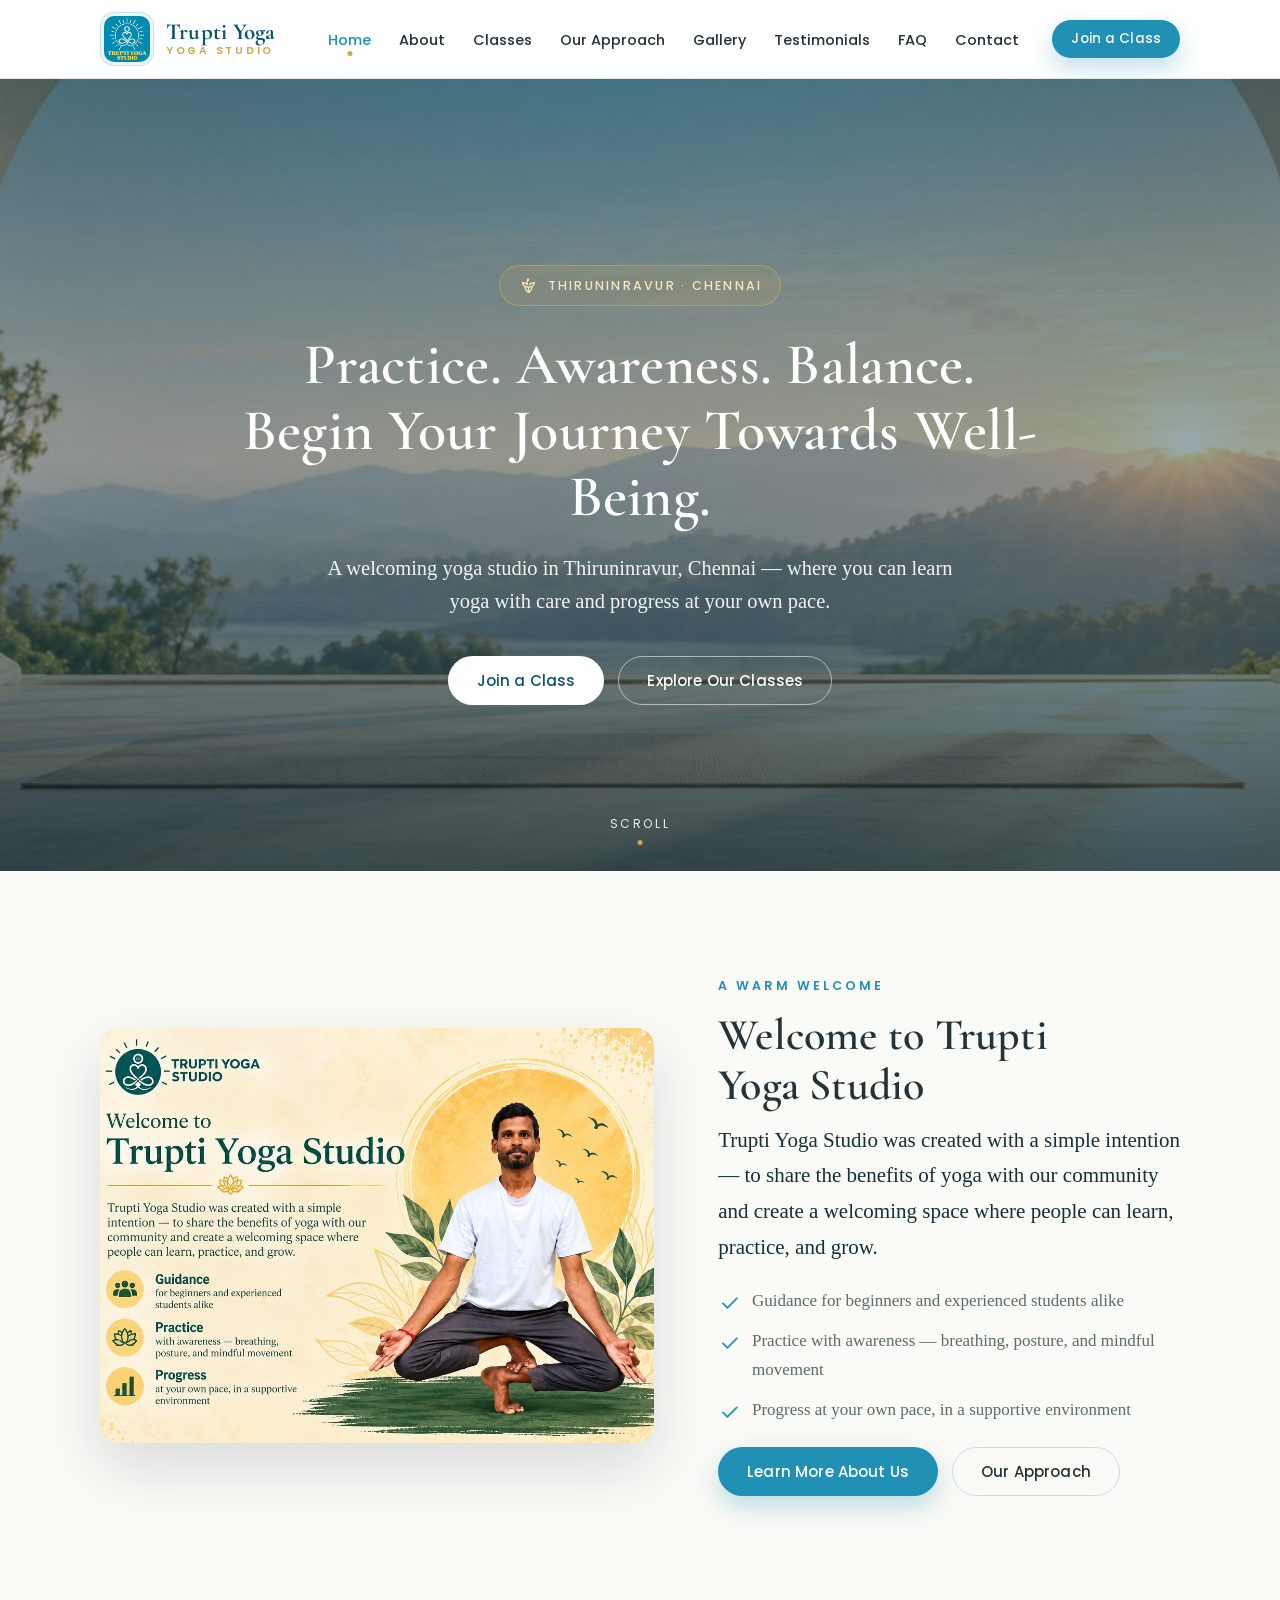
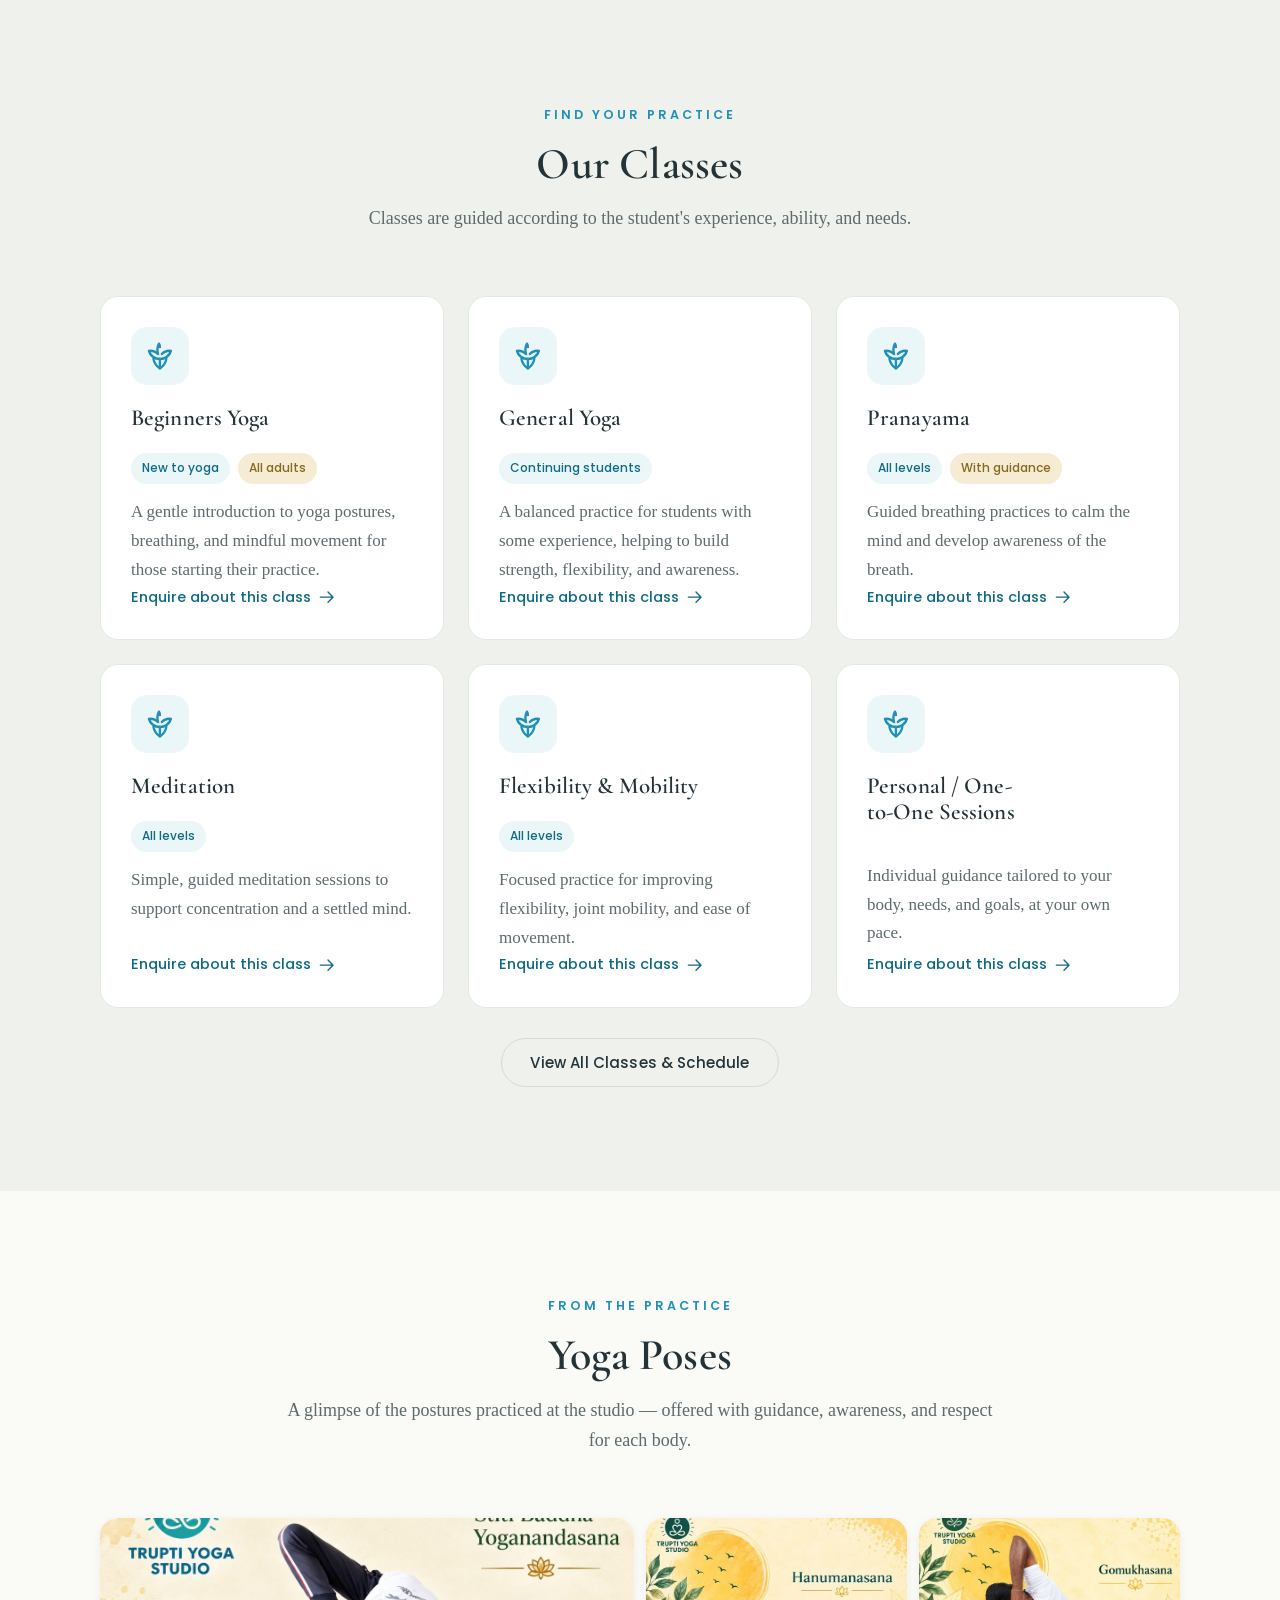
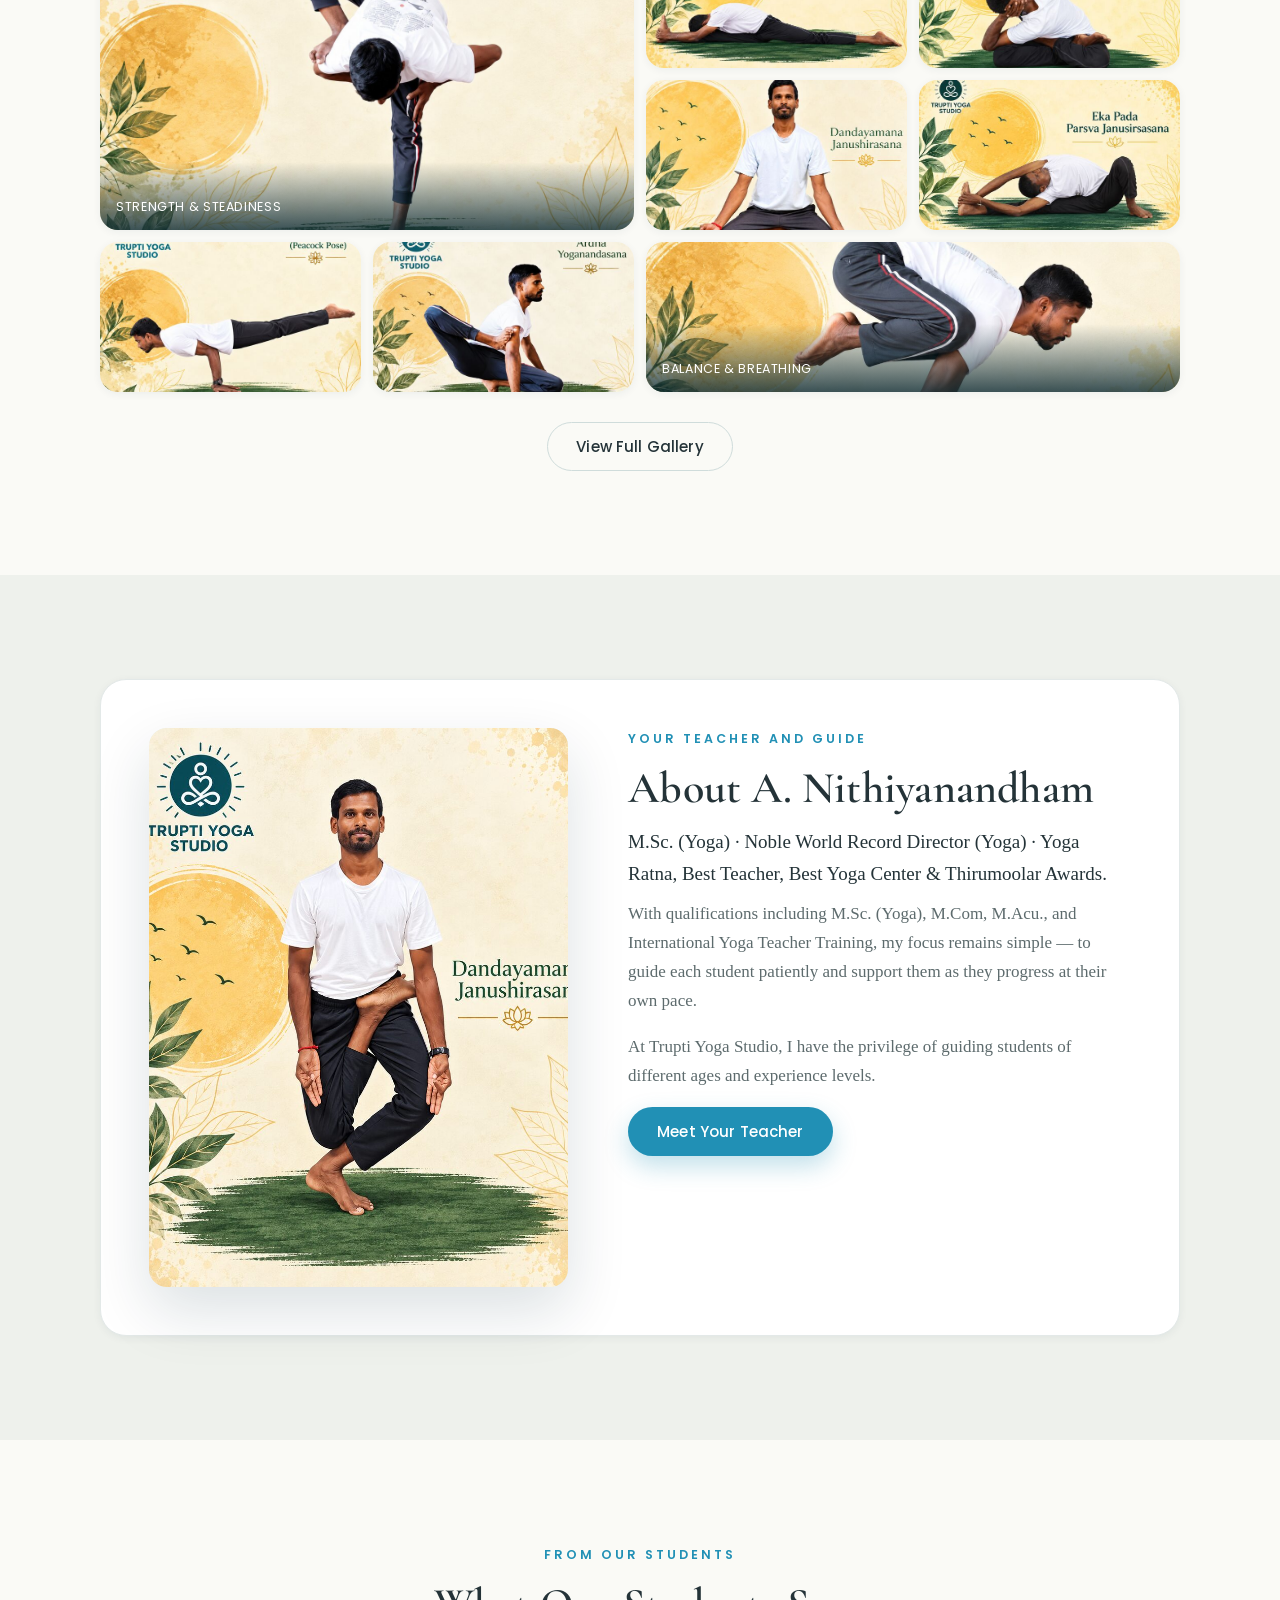
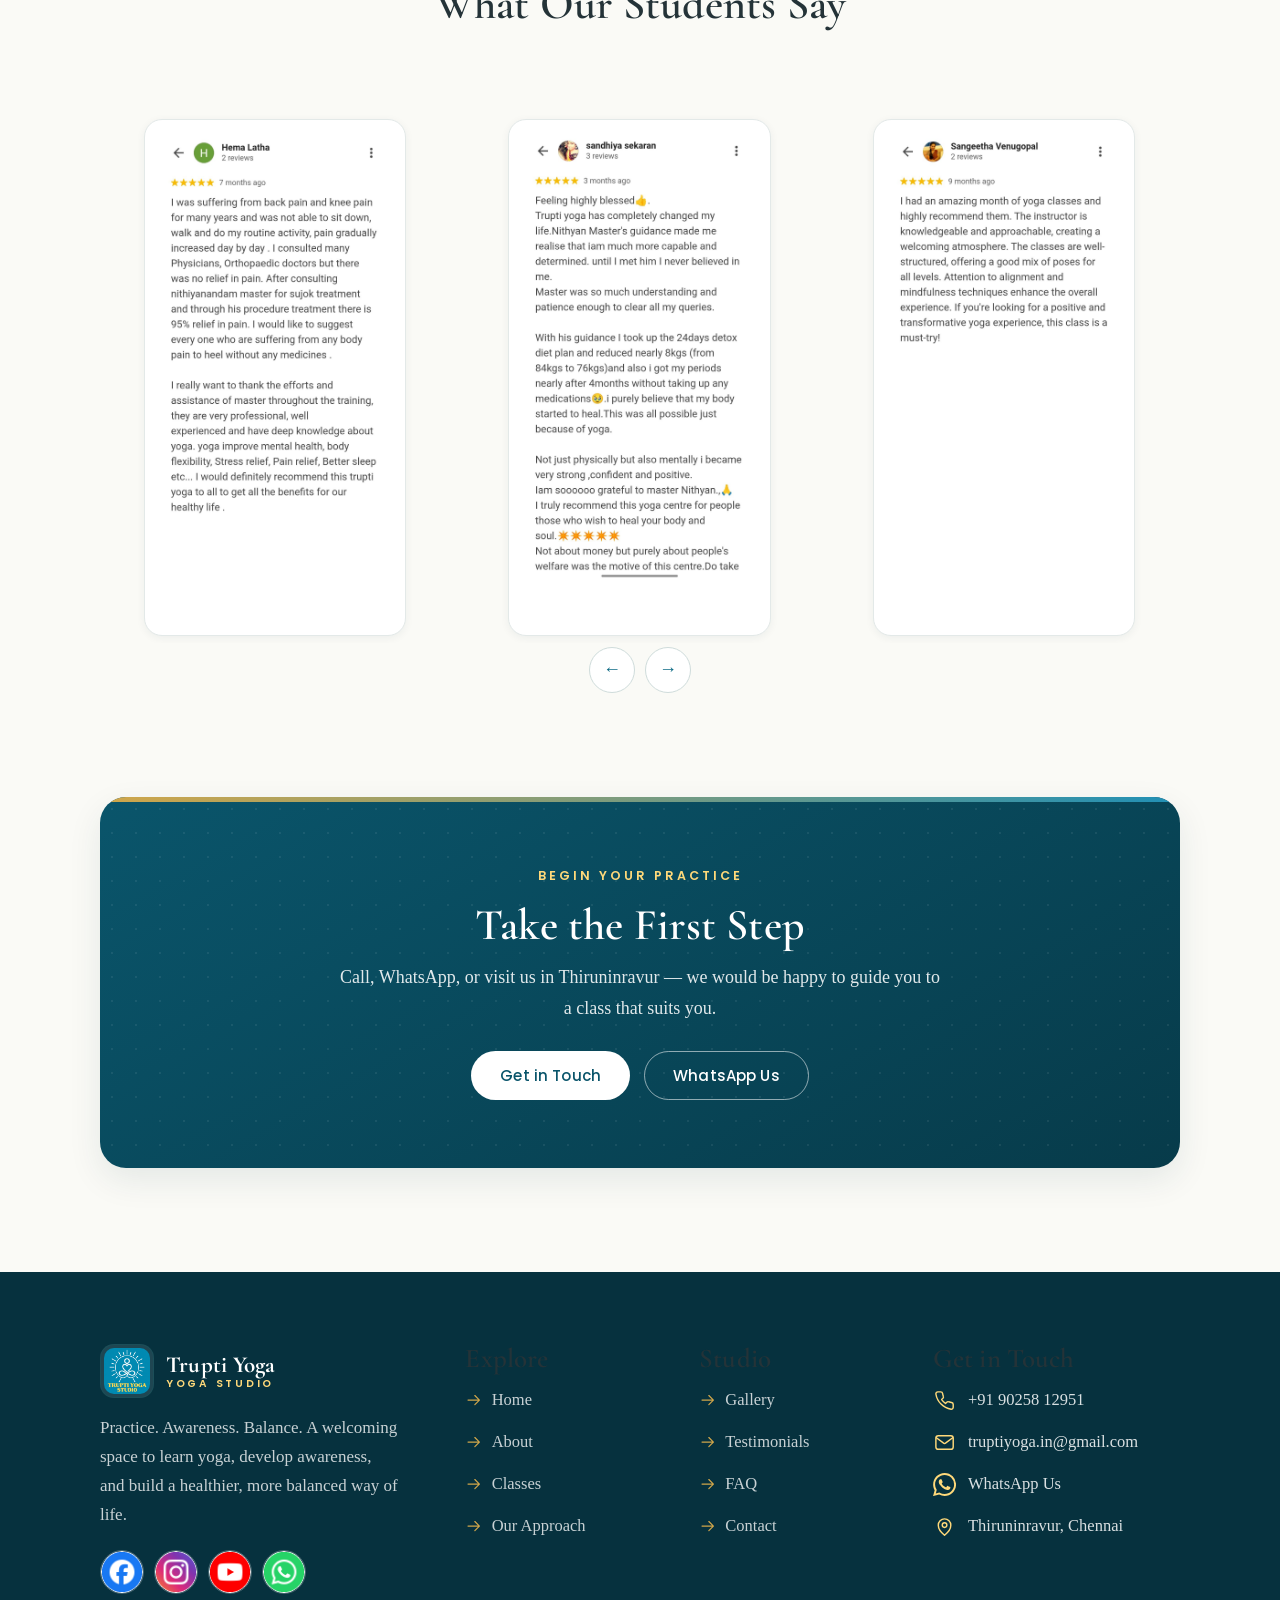
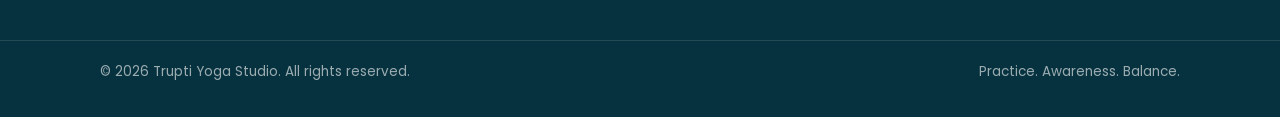
<file: index.html>
<!DOCTYPE html>
<html lang="en">
<head>
  <meta charset="utf-8">
  <meta name="viewport" content="width=device-width, initial-scale=1">
  <title>Trupti Yoga Studio — Yoga Classes in Thiruninravur, Chennai</title>
  <meta name="description" content="Trupti Yoga Studio offers yoga classes in Thiruninravur, Chennai. Learn yoga with care, practice with awareness, and progress at your own pace under experienced guidance.">
  <link rel="canonical" href="https://truptiyoga.in/">
  <meta property="og:type" content="website">
  <meta property="og:site_name" content="Trupti Yoga Studio">
  <meta property="og:title" content="Trupti Yoga Studio — Practice. Awareness. Balance.">
  <meta property="og:description" content="A welcoming yoga studio in Thiruninravur, Chennai. Begin your journey towards balance and well-being.">
  <meta property="og:url" content="https://truptiyoga.in/">
  <meta property="og:image" content="https://truptiyoga.in/assets/img-gen/hero/hero.jpg">
  <meta name="twitter:card" content="summary_large_image">
  <link rel="icon" href="assets/img/favicon.png">
  <link rel="apple-touch-icon" href="assets/img/favicon.png">
  <link rel="preconnect" href="https://fonts.googleapis.com">
  <link rel="preconnect" href="https://fonts.gstatic.com" crossorigin>
  <link href="https://fonts.googleapis.com/css2?family=Cormorant+Garamond:wght@500;600;700&family=Poppins:wght@400;500;600:wght@400;500;600&display=swap" rel="stylesheet">
  <link rel="stylesheet" href="assets/css/style.css">
  <script type="application/ld+json">
  {
    "@context": "https://schema.org",
    "@type": "YogaStudio",
    "name": "Trupti Yoga Studio",
    "image": "https://truptiyoga.in/assets/img-gen/hero/hero.jpg",
    "url": "https://truptiyoga.in/",
    "telephone": "+919025812951",
    "email": "truptiyoga.in@gmail.com",
    "founder": { "@type": "Person", "name": "A. Nithiyanandham" },
    "address": [
      {
        "@type": "PostalAddress",
        "streetAddress": "No. 48B, 6th Street, Sriram Nagar, Thiruninravur",
        "addressLocality": "Chennai",
        "postalCode": "602024",
        "addressCountry": "IN"
      }
    ],
    "sameAs": [
      "https://www.facebook.com/Truptiyogain-1676093939148452/",
      "https://www.instagram.com/truptiyoga.in/profilecard/?igsh=MXFwMzd0Mjl0b3k1cw==",
      "https://youtube.com/channel/UCzvp51ODq6W5MI6fbsEOo-w"
    ]
  }
  </script>
</head>
<body>
  <a class="skip-link" href="#main">Skip to main content</a>

  <header class="site-header">
    <div class="container header-inner">
      <a class="brand" href="index.html" aria-label="Trupti Yoga Studio — home">
        <span class="brand-logo"><img src="assets/img/trupti-logo.jpg" alt="Trupti Yoga Studio logo"></span>
        <span class="brand-text">
          <span class="brand-name">Trupti Yoga</span>
          <span class="brand-tag">Yoga Studio</span>
        </span>
      </a>
      <nav class="nav" aria-label="Primary navigation">
        <ul class="nav-list">
          <li><a class="nav-link" href="index.html">Home</a></li>
          <li><a class="nav-link" href="about.html">About</a></li>
          <li><a class="nav-link" href="classes.html">Classes</a></li>
          <li><a class="nav-link" href="approach.html">Our Approach</a></li>
          <li><a class="nav-link" href="gallery.html">Gallery</a></li>
          <li><a class="nav-link" href="testimonials.html">Testimonials</a></li>
          <li><a class="nav-link" href="faq.html">FAQ</a></li>
          <li><a class="nav-link" href="contact.html">Contact</a></li>
        </ul>
        <a class="btn btn--primary btn--sm nav-cta" href="contact.html">Join a Class</a>
      </nav>
      <button type="button" class="nav-toggle" aria-expanded="false" aria-controls="mobile-menu" aria-label="Open menu">
        <svg class="icon" aria-hidden="true"><use href="assets/icons.svg?v=brand#i-menu"></use></svg>
      </button>
    </div>
  </header>

  <div class="mobile-menu" id="mobile-menu">
    <div class="mobile-menu-top">
      <span class="brand-name" style="color:#fff">Trupti Yoga</span>
      <button type="button" class="mobile-menu-close" aria-label="Close menu">
        <svg class="icon" aria-hidden="true"><use href="assets/icons.svg?v=brand#i-close"></use></svg>
      </button>
    </div>
    <nav aria-label="Mobile navigation">
      <ul class="mobile-nav">
        <li><a class="mobile-nav-link" href="index.html">Home</a></li>
        <li><a class="mobile-nav-link" href="about.html">About</a></li>
        <li><a class="mobile-nav-link" href="classes.html">Classes</a></li>
        <li><a class="mobile-nav-link" href="approach.html">Our Approach</a></li>
        <li><a class="mobile-nav-link" href="gallery.html">Gallery</a></li>
        <li><a class="mobile-nav-link" href="testimonials.html">Testimonials</a></li>
        <li><a class="mobile-nav-link" href="faq.html">FAQ</a></li>
        <li><a class="mobile-nav-link" href="contact.html">Contact</a></li>
      </ul>
    </nav>
    <div class="mobile-menu-foot">
      <a class="btn btn--light" href="contact.html">Join a Class</a>
      <a href="tel:+919025812951"><svg class="icon" aria-hidden="true"><use href="assets/icons.svg?v=brand#i-phone"></use></svg>+91 90258 12951</a>
      <a href="mailto:truptiyoga.in@gmail.com"><svg class="icon" aria-hidden="true"><use href="assets/icons.svg?v=brand#i-mail"></use></svg>truptiyoga.in@gmail.com</a>
      <div class="mobile-menu-social">
        <a href="https://www.facebook.com/Truptiyogain-1676093939148452/" target="_blank" rel="noopener" aria-label="Facebook"><img class="social-img" src="assets/img/social/facebook.jpg" alt="Facebook" width="44" height="44"></a>
        <a href="https://www.instagram.com/truptiyoga.in/profilecard/?igsh=MXFwMzd0Mjl0b3k1cw==" target="_blank" rel="noopener" aria-label="Instagram"><img class="social-img" src="assets/img/social/instagram.jpg" alt="Instagram" width="44" height="44"></a>
        <a href="https://youtube.com/channel/UCzvp51ODq6W5MI6fbsEOo-w" target="_blank" rel="noopener" aria-label="YouTube"><img class="social-img" src="assets/img/social/youtube.jpg" alt="YouTube" width="44" height="44"></a>
        <a href="https://wa.me/+919025812951" target="_blank" rel="noopener" aria-label="WhatsApp"><img class="social-img" src="assets/img/social/whatsapp.jpg" alt="WhatsApp" width="44" height="44"></a>
      </div>
    </div>
  </div>

  <main id="main">
    <!-- ============ HERO ============ -->
    <section class="hero" aria-label="Welcome to Trupti Yoga Studio">
      <div class="hero-media">
        <img src="assets/img-gen/hero/hero-md.jpg" srcset="assets/img-gen/hero/hero-md.jpg 1200w, assets/img-gen/hero/hero.jpg 1600w" sizes="100vw" alt="" fetchpriority="high">
      </div>
      <div class="hero-inner">
        <span class="hero-badge"><svg class="icon" aria-hidden="true"><use href="assets/icons.svg?v=brand#i-lotus"></use></svg>Thiruninravur · Chennai</span>
        <h1 class="hero-title">Practice. Awareness. Balance.<br>Begin Your Journey Towards Well-Being.</h1>
        <p class="hero-sub">A welcoming yoga studio in Thiruninravur, Chennai — where you can learn yoga with care and progress at your own pace.</p>
        <div class="hero-actions">
          <a class="btn btn--light" href="contact.html">Join a Class</a>
          <a class="btn btn--on-dark" href="classes.html">Explore Our Classes</a>
        </div>
      </div>
      <a class="hero-scroll" href="#welcome" aria-label="Scroll down to welcome section">
        <span>Scroll</span>
        <span class="dot"></span>
      </a>
    </section>

    <!-- ============ WELCOME ============ -->
    <section id="welcome" class="section">
      <div class="container">
        <div class="split split--flip">
          <div class="split-media reveal">
            <div class="frame frame--4-3">
              <img src="assets/img-gen/sections/welcome.jpg" alt="Yoga practice at Trupti Yoga Studio" loading="lazy">
            </div>
          </div>
          <div class="split-body reveal">
            <span class="sec-eyebrow">A warm welcome</span>
            <h2>Welcome to Trupti Yoga Studio</h2>
            <p class="lead">Trupti Yoga Studio was created with a simple intention — to share the benefits of yoga with our community and create a welcoming space where people can learn, practice, and grow.</p>
            <ul class="benefit-list" style="margin:22px 0;">
              <li><svg class="icon" aria-hidden="true"><use href="assets/icons.svg?v=brand#i-check"></use></svg>Guidance for beginners and experienced students alike</li>
              <li><svg class="icon" aria-hidden="true"><use href="assets/icons.svg?v=brand#i-check"></use></svg>Practice with awareness — breathing, posture, and mindful movement</li>
              <li><svg class="icon" aria-hidden="true"><use href="assets/icons.svg?v=brand#i-check"></use></svg>Progress at your own pace, in a supportive environment</li>
            </ul>
            <div class="hero-actions" style="justify-content:flex-start;">
              <a class="btn btn--primary" href="about.html">Learn More About Us</a>
              <a class="btn btn--ghost" href="approach.html">Our Approach</a>
            </div>
          </div>
        </div>
      </div>
    </section>

    <!-- ============ CLASSES ============ -->
    <section id="classes" class="section section--tint">
      <div class="container">
        <div class="sec-head reveal">
          <span class="sec-eyebrow">Find your practice</span>
          <h2 class="sec-title">Our Classes</h2>
          <p class="sec-sub">Classes are guided according to the student's experience, ability, and needs.</p>
          <span class="sec-divider" aria-hidden="true"></span>
        </div>
        <div id="classes-grid" class="classes-grid">
          <noscript><p class="sec-sub">Please enable JavaScript to view the class list, or <a href="contact.html">contact us</a> directly.</p></noscript>
        </div>
        <div class="hero-actions" style="margin-top:30px;">
          <a class="btn btn--ghost" href="classes.html">View All Classes &amp; Schedule</a>
        </div>
      </div>
    </section>

    <!-- ============ POSES ============ -->
    <section class="section">
      <div class="container">
        <div class="sec-head reveal">
          <span class="sec-eyebrow">From the practice</span>
          <h2 class="sec-title">Yoga Poses</h2>
          <p class="sec-sub">A glimpse of the postures practiced at the studio — offered with guidance, awareness, and respect for each body.</p>
          <span class="sec-divider" aria-hidden="true"></span>
        </div>
        <div class="collage">
          <a href="gallery.html" class="collage-tile c-big reveal" aria-label="Open gallery — yoga poses at Trupti Yoga Studio">
            <img src="assets/img-gen/gallery/pose-full-02.jpg" alt="Yoga pose at Trupti Yoga Studio" loading="lazy">
            <span class="collage-cap">Strength &amp; steadiness</span>
          </a>
          <a href="gallery.html" class="collage-tile reveal reveal-delay-1" aria-label="Open gallery — yoga poses at Trupti Yoga Studio">
            <img src="assets/img-gen/gallery/gal-pose-15.jpg" alt="Yoga pose at Trupti Yoga Studio" loading="lazy">
          </a>
          <a href="gallery.html" class="collage-tile reveal reveal-delay-2" aria-label="Open gallery — yoga poses at Trupti Yoga Studio">
            <img src="assets/img-gen/gallery/gal-pose-14.jpg" alt="Yoga pose at Trupti Yoga Studio" loading="lazy">
          </a>
          <a href="gallery.html" class="collage-tile reveal reveal-delay-1" aria-label="Open gallery — yoga poses at Trupti Yoga Studio">
            <img src="assets/img-gen/gallery/gal-pose-08.jpg" alt="Yoga pose at Trupti Yoga Studio" loading="lazy">
          </a>
          <a href="gallery.html" class="collage-tile reveal reveal-delay-2" aria-label="Open gallery — yoga poses at Trupti Yoga Studio">
            <img src="assets/img-gen/gallery/gal-pose-12.jpg" alt="Yoga pose at Trupti Yoga Studio" loading="lazy">
          </a>
          <a href="gallery.html" class="collage-tile reveal reveal-delay-1" aria-label="Open gallery — yoga poses at Trupti Yoga Studio">
            <img src="assets/img-gen/gallery/gal-pose-09.jpg" alt="Yoga pose at Trupti Yoga Studio" loading="lazy">
          </a>
          <a href="gallery.html" class="collage-tile reveal reveal-delay-2" aria-label="Open gallery — yoga poses at Trupti Yoga Studio">
            <img src="assets/img-gen/gallery/gal-pose-03.jpg" alt="Yoga pose at Trupti Yoga Studio" loading="lazy">
          </a>
          <a href="gallery.html" class="collage-tile c-wide reveal" aria-label="Open gallery — yoga poses at Trupti Yoga Studio">
            <img src="assets/img-gen/gallery/pose-full-01.jpg" alt="Yoga pose at Trupti Yoga Studio" loading="lazy">
            <span class="collage-cap">Balance &amp; breathing</span>
          </a>
        </div>
        <div class="hero-actions" style="margin-top:30px;">
          <a class="btn btn--ghost" href="gallery.html">View Full Gallery</a>
        </div>
      </div>
    </section>

    <!-- ============ TEACHER ============ -->
    <section class="section section--tint">
      <div class="container">
        <div class="teacher-card reveal">
          <div class="frame frame--3-4">
            <img src="assets/img-gen/sections/teacher.jpg" alt="A. Nithiyanandham in a yoga pose" loading="lazy">
          </div>
          <div>
            <span class="sec-eyebrow">Your teacher and guide</span>
            <h2>About A. Nithiyanandham</h2>
            <p class="lead" style="margin-bottom:10px;">M.Sc. (Yoga) · Noble World Record Director (Yoga) · Yoga Ratna, Best Teacher, Best Yoga Center &amp; Thirumoolar Awards.</p>
            <div class="card-text">
              <p>With qualifications including M.Sc. (Yoga), M.Com, M.Acu., and International Yoga Teacher Training, my focus remains simple — to guide each student patiently and support them as they progress at their own pace.</p>
              <p>At Trupti Yoga Studio, I have the privilege of guiding students of different ages and experience levels.</p>
            </div>
            <div class="hero-actions" style="justify-content:flex-start;">
              <a class="btn btn--primary" href="about.html">Meet Your Teacher</a>
            </div>
          </div>
        </div>
      </div>
    </section>

    <!-- ============ TESTIMONIALS ============ -->
    <section class="section">
      <div class="container">
        <div class="sec-head reveal">
          <span class="sec-eyebrow">From our students</span>
          <h2 class="sec-title">What Our Students Say</h2>
          <span class="sec-divider" aria-hidden="true"></span>
        </div>
        <div class="testimonial-shell reveal">
          <div id="testimonial-track" class="testimonial-track">
            <noscript><p class="sec-sub">Please enable JavaScript to view student feedback, or <a href="contact.html">contact the studio</a>.</p></noscript>
          </div>
          <div class="testimonial-actions">
            <button type="button" class="testimonial-btn testimonial-prev" aria-label="Previous testimonials">&#8592;</button>
            <button type="button" class="testimonial-btn testimonial-next" aria-label="Next testimonials">&#8594;</button>
          </div>
        </div>
      </div>
    </section>

    <!-- ============ CTA ============ -->
    <section class="section section--bare" style="padding-top:0;">
      <div class="container">
        <div class="cta-band reveal">
          <span class="sec-eyebrow" style="color:#ffd97a;">Begin your practice</span>
          <h2>Take the First Step</h2>
          <p>Call, WhatsApp, or visit us in Thiruninravur — we would be happy to guide you to a class that suits you.</p>
          <div class="hero-actions">
            <a class="btn btn--light" href="contact.html">Get in Touch</a>
            <a class="btn btn--on-dark" href="https://wa.me/+919025812951" target="_blank" rel="noopener">WhatsApp Us</a>
          </div>
        </div>
      </div>
    </section>
  </main>

  <footer class="site-footer">
    <div class="container">
      <div class="footer-grid">
        <div class="footer-brand">
          <a class="brand" href="index.html">
            <span class="brand-logo"><img src="assets/img/trupti-logo.jpg" alt=""></span>
            <span class="brand-text">
              <span class="brand-name">Trupti Yoga</span>
              <span class="brand-tag">Yoga Studio</span>
            </span>
          </a>
          <p>Practice. Awareness. Balance. A welcoming space to learn yoga, develop awareness, and build a healthier, more balanced way of life.</p>
          <div class="footer-social">
            <a href="https://www.facebook.com/Truptiyogain-1676093939148452/" target="_blank" rel="noopener" aria-label="Facebook"><img class="social-img" src="assets/img/social/facebook.jpg" alt="Facebook" width="44" height="44"></a>
            <a href="https://www.instagram.com/truptiyoga.in/profilecard/?igsh=MXFwMzd0Mjl0b3k1cw==" target="_blank" rel="noopener" aria-label="Instagram"><img class="social-img" src="assets/img/social/instagram.jpg" alt="Instagram" width="44" height="44"></a>
            <a href="https://youtube.com/channel/UCzvp51ODq6W5MI6fbsEOo-w" target="_blank" rel="noopener" aria-label="YouTube"><img class="social-img" src="assets/img/social/youtube.jpg" alt="YouTube" width="44" height="44"></a>
            <a href="https://wa.me/+919025812951" target="_blank" rel="noopener" aria-label="WhatsApp"><img class="social-img" src="assets/img/social/whatsapp.jpg" alt="WhatsApp" width="44" height="44"></a>
          </div>
        </div>
        <div>
          <h3>Explore</h3>
          <ul class="footer-links">
            <li><a href="index.html"><svg class="icon" aria-hidden="true"><use href="assets/icons.svg?v=brand#i-arrow"></use></svg>Home</a></li>
            <li><a href="about.html"><svg class="icon" aria-hidden="true"><use href="assets/icons.svg?v=brand#i-arrow"></use></svg>About</a></li>
            <li><a href="classes.html"><svg class="icon" aria-hidden="true"><use href="assets/icons.svg?v=brand#i-arrow"></use></svg>Classes</a></li>
            <li><a href="approach.html"><svg class="icon" aria-hidden="true"><use href="assets/icons.svg?v=brand#i-arrow"></use></svg>Our Approach</a></li>
          </ul>
        </div>
        <div>
          <h3>Studio</h3>
          <ul class="footer-links">
            <li><a href="gallery.html"><svg class="icon" aria-hidden="true"><use href="assets/icons.svg?v=brand#i-arrow"></use></svg>Gallery</a></li>
            <li><a href="testimonials.html"><svg class="icon" aria-hidden="true"><use href="assets/icons.svg?v=brand#i-arrow"></use></svg>Testimonials</a></li>
            <li><a href="faq.html"><svg class="icon" aria-hidden="true"><use href="assets/icons.svg?v=brand#i-arrow"></use></svg>FAQ</a></li>
            <li><a href="contact.html"><svg class="icon" aria-hidden="true"><use href="assets/icons.svg?v=brand#i-arrow"></use></svg>Contact</a></li>
          </ul>
        </div>
        <div>
          <h3>Get in Touch</h3>
          <ul class="footer-contact">
            <li><a href="tel:+919025812951"><svg class="icon" aria-hidden="true"><use href="assets/icons.svg?v=brand#i-phone"></use></svg>+91 90258 12951</a></li>
            <li><a href="mailto:truptiyoga.in@gmail.com"><svg class="icon" aria-hidden="true"><use href="assets/icons.svg?v=brand#i-mail"></use></svg>truptiyoga.in@gmail.com</a></li>
            <li><a href="https://wa.me/+919025812951" target="_blank" rel="noopener"><svg class="icon" aria-hidden="true"><use href="assets/icons.svg?v=brand#i-whatsapp"></use></svg>WhatsApp Us</a></li>
            <li><a href="contact.html"><svg class="icon" aria-hidden="true"><use href="assets/icons.svg?v=brand#i-pin"></use></svg>Thiruninravur, Chennai</a></li>
          </ul>
        </div>
      </div>
    </div>
    <div class="footer-bottom">
      <div class="container footer-bottom-inner">
        <p>© <span id="year"></span> Trupti Yoga Studio. All rights reserved.</p>
        <p>Practice. Awareness. Balance.</p>
      </div>
    </div>
  </footer>

  <button type="button" class="scroll-top" aria-label="Back to top">
    <svg class="icon" aria-hidden="true"><use href="assets/icons.svg?v=brand#i-chevron"></use></svg>
  </button>

  <script src="assets/js/site-data.js"></script>
  <script src="assets/js/main.js"></script>
</body>
</html>
</file>
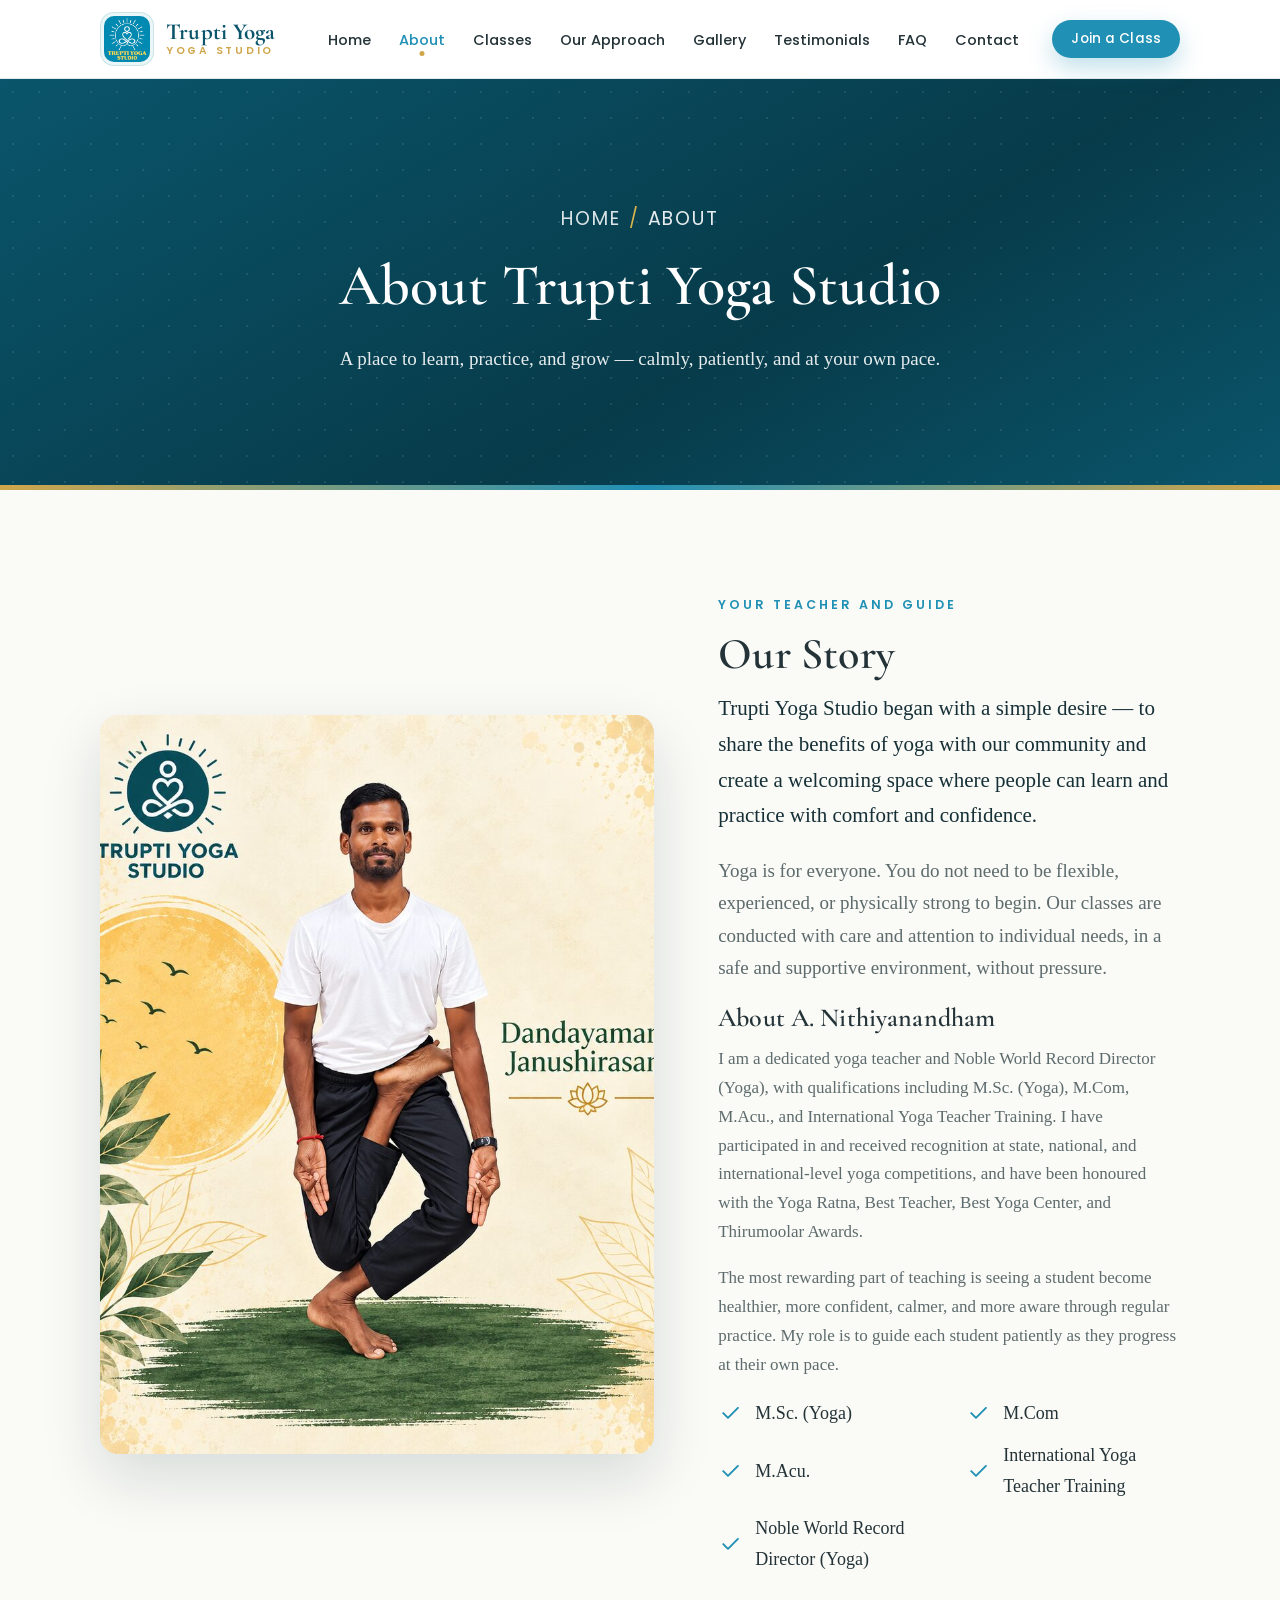
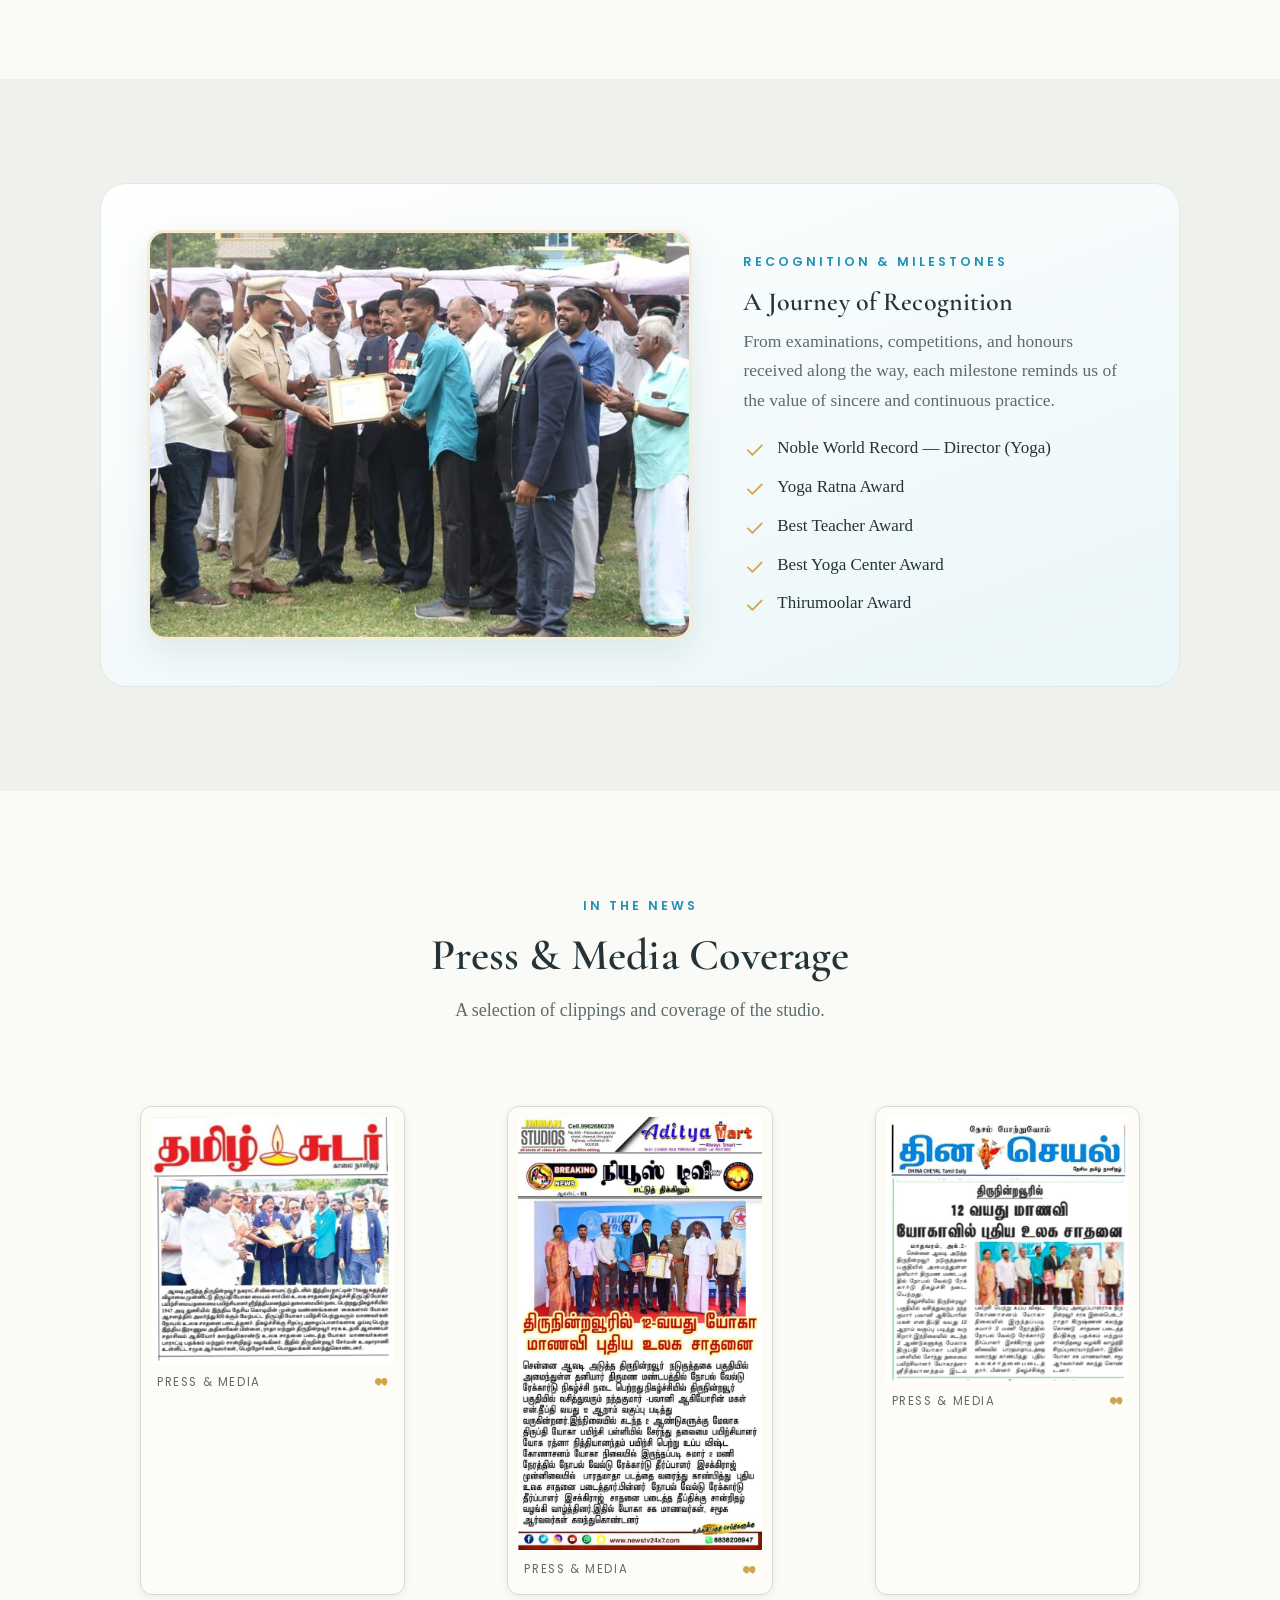
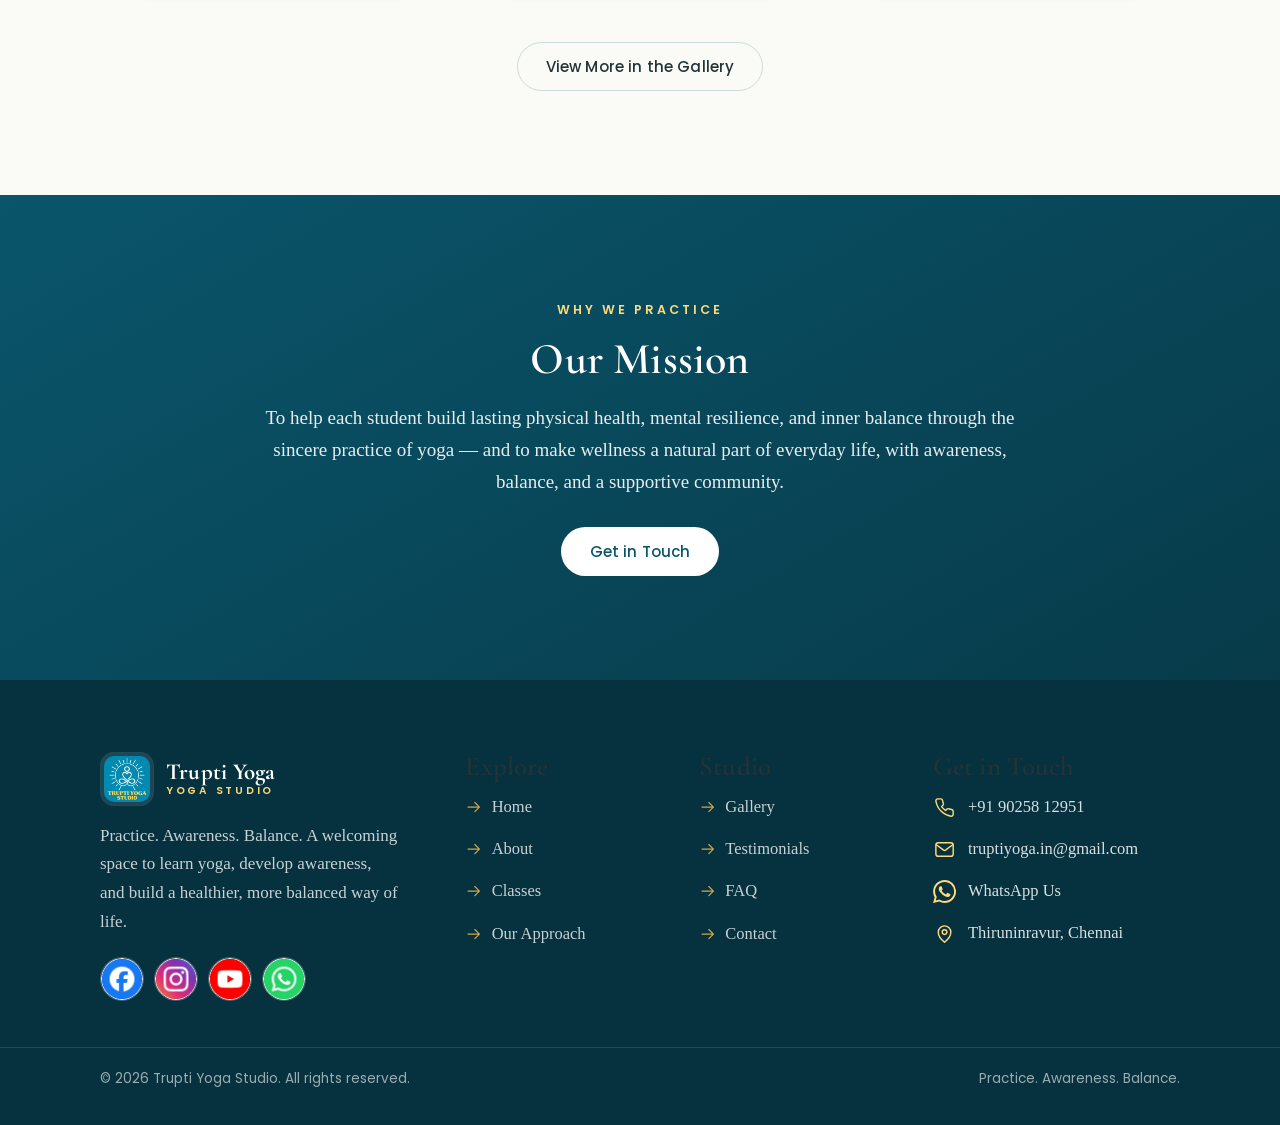
<file: about.html>
<!DOCTYPE html>
<html lang="en">
<head>
  <meta charset="utf-8">
  <meta name="viewport" content="width=device-width, initial-scale=1">
  <title>About Us — Trupti Yoga Studio, Chennai</title>
  <meta name="description" content="Learn about Trupti Yoga Studio, teacher A. Nithiyanandham, our story and mission, qualifications, and recognition in Thiruninravur, Chennai.">
  <link rel="canonical" href="https://truptiyoga.in/about.html">
  <meta property="og:type" content="website">
  <meta property="og:site_name" content="Trupti Yoga Studio">
  <meta property="og:title" content="About Trupti Yoga Studio — Our Story, Teacher &amp; Mission">
  <meta property="og:description" content="A genuine yoga teacher and community sharing a sincere practice with people. Learn about our story, our teacher, and our approach.">
  <meta property="og:url" content="https://truptiyoga.in/about.html">
  <meta property="og:image" content="https://truptiyoga.in/assets/img-gen/hero/hero.jpg">
  <meta name="twitter:card" content="summary_large_image">
  <link rel="icon" href="assets/img/favicon.png">
  <link rel="apple-touch-icon" href="assets/img/favicon.png">
  <link rel="preconnect" href="https://fonts.googleapis.com">
  <link rel="preconnect" href="https://fonts.gstatic.com" crossorigin>
  <link href="https://fonts.googleapis.com/css2?family=Cormorant+Garamond:wght@500;600;700&family=Poppins:wght@400;500;600:wght@400;500;600&display=swap" rel="stylesheet">
  <link rel="stylesheet" href="assets/css/style.css">
  <script type="application/ld+json">
  {
    "@context": "https://schema.org",
    "@type": "YogaStudio",
    "name": "Trupti Yoga Studio",
    "image": "https://truptiyoga.in/assets/img-gen/hero/hero.jpg",
    "url": "https://truptiyoga.in/",
    "telephone": "+919025812951",
    "email": "truptiyoga.in@gmail.com",
    "founder": { "@type": "Person", "name": "A. Nithiyanandham" },
    "address": [
      { "@type": "PostalAddress", "streetAddress": "No. 48B, 6th Street, Sriram Nagar, Thiruninravur", "addressLocality": "Chennai", "postalCode": "602024", "addressCountry": "IN" }
    ],
    "sameAs": [
      "https://www.facebook.com/Truptiyogain-1676093939148452/",
      "https://www.instagram.com/truptiyoga.in/profilecard/?igsh=MXFwMzd0Mjl0b3k1cw==",
      "https://youtube.com/channel/UCzvp51ODq6W5MI6fbsEOo-w"
    ]
  }
  </script>
</head>
<body>
  <a class="skip-link" href="#main">Skip to main content</a>

  <header class="site-header">
    <div class="container header-inner">
      <a class="brand" href="index.html" aria-label="Trupti Yoga Studio — home">
        <span class="brand-logo"><img src="assets/img/trupti-logo.jpg" alt="Trupti Yoga Studio logo"></span>
        <span class="brand-text">
          <span class="brand-name">Trupti Yoga</span>
          <span class="brand-tag">Yoga Studio</span>
        </span>
      </a>
      <nav class="nav" aria-label="Primary navigation">
        <ul class="nav-list">
          <li><a class="nav-link" href="index.html">Home</a></li>
          <li><a class="nav-link" href="about.html">About</a></li>
          <li><a class="nav-link" href="classes.html">Classes</a></li>
          <li><a class="nav-link" href="approach.html">Our Approach</a></li>
          <li><a class="nav-link" href="gallery.html">Gallery</a></li>
          <li><a class="nav-link" href="testimonials.html">Testimonials</a></li>
          <li><a class="nav-link" href="faq.html">FAQ</a></li>
          <li><a class="nav-link" href="contact.html">Contact</a></li>
        </ul>
        <a class="btn btn--primary btn--sm nav-cta" href="contact.html">Join a Class</a>
      </nav>
      <button type="button" class="nav-toggle" aria-expanded="false" aria-controls="mobile-menu" aria-label="Open menu">
        <svg class="icon" aria-hidden="true"><use href="assets/icons.svg?v=brand#i-menu"></use></svg>
      </button>
    </div>
  </header>

  <div class="mobile-menu" id="mobile-menu">
    <div class="mobile-menu-top">
      <span class="brand-name" style="color:#fff">Trupti Yoga</span>
      <button type="button" class="mobile-menu-close" aria-label="Close menu">
        <svg class="icon" aria-hidden="true"><use href="assets/icons.svg?v=brand#i-close"></use></svg>
      </button>
    </div>
    <nav aria-label="Mobile navigation">
      <ul class="mobile-nav">
        <li><a class="mobile-nav-link" href="index.html">Home</a></li>
        <li><a class="mobile-nav-link" href="about.html">About</a></li>
        <li><a class="mobile-nav-link" href="classes.html">Classes</a></li>
        <li><a class="mobile-nav-link" href="approach.html">Our Approach</a></li>
        <li><a class="mobile-nav-link" href="gallery.html">Gallery</a></li>
        <li><a class="mobile-nav-link" href="testimonials.html">Testimonials</a></li>
        <li><a class="mobile-nav-link" href="faq.html">FAQ</a></li>
        <li><a class="mobile-nav-link" href="contact.html">Contact</a></li>
      </ul>
    </nav>
    <div class="mobile-menu-foot">
      <a class="btn btn--light" href="contact.html">Join a Class</a>
      <a href="tel:+919025812951"><svg class="icon" aria-hidden="true"><use href="assets/icons.svg?v=brand#i-phone"></use></svg>+91 90258 12951</a>
      <a href="mailto:truptiyoga.in@gmail.com"><svg class="icon" aria-hidden="true"><use href="assets/icons.svg?v=brand#i-mail"></use></svg>truptiyoga.in@gmail.com</a>
      <div class="mobile-menu-social">
        <a href="https://www.facebook.com/Truptiyogain-1676093939148452/" target="_blank" rel="noopener" aria-label="Facebook"><img class="social-img" src="assets/img/social/facebook.jpg" alt="Facebook" width="44" height="44"></a>
        <a href="https://www.instagram.com/truptiyoga.in/profilecard/?igsh=MXFwMzd0Mjl0b3k1cw==" target="_blank" rel="noopener" aria-label="Instagram"><img class="social-img" src="assets/img/social/instagram.jpg" alt="Instagram" width="44" height="44"></a>
        <a href="https://youtube.com/channel/UCzvp51ODq6W5MI6fbsEOo-w" target="_blank" rel="noopener" aria-label="YouTube"><img class="social-img" src="assets/img/social/youtube.jpg" alt="YouTube" width="44" height="44"></a>
        <a href="https://wa.me/+919025812951" target="_blank" rel="noopener" aria-label="WhatsApp"><img class="social-img" src="assets/img/social/whatsapp.jpg" alt="WhatsApp" width="44" height="44"></a>
      </div>
    </div>
  </div>

  <main id="main">
    <section class="page-hero">
      <div class="page-hero-inner">
        <p class="crumbs"><a href="index.html">Home</a><span class="sep">/</span>About</p>
        <h1>About Trupti Yoga Studio</h1>
        <p>A place to learn, practice, and grow — calmly, patiently, and at your own pace.</p>
      </div>
    </section>

    <!-- ============ STORY & TEACHER ============ -->
    <section class="section">
      <div class="container">
        <div class="split split--flip">
          <div class="split-media reveal">
            <div class="frame frame--3-4">
              <img src="assets/img-gen/sections/teacher.jpg" alt="A. Nithiyanandham in a yoga pose" loading="lazy">
            </div>
          </div>
          <div class="split-body reveal">
            <span class="sec-eyebrow">Your teacher and guide</span>
            <h2>Our Story</h2>
            <p class="lead">Trupti Yoga Studio began with a simple desire — to share the benefits of yoga with our community and create a welcoming space where people can learn and practice with comfort and confidence.</p>
            <p>Yoga is for everyone. You do not need to be flexible, experienced, or physically strong to begin. Our classes are conducted with care and attention to individual needs, in a safe and supportive environment, without pressure.</p>
            <h2 style="font-size:26px;">About A. Nithiyanandham</h2>
            <div class="card-text">
              <p>I am a dedicated yoga teacher and Noble World Record Director (Yoga), with qualifications including M.Sc. (Yoga), M.Com, M.Acu., and International Yoga Teacher Training. I have participated in and received recognition at state, national, and international-level yoga competitions, and have been honoured with the Yoga Ratna, Best Teacher, Best Yoga Center, and Thirumoolar Awards.</p>
              <p>The most rewarding part of teaching is seeing a student become healthier, more confident, calmer, and more aware through regular practice. My role is to guide each student patiently as they progress at their own pace.</p>
            </div>
            <div class="quals" style="margin-top:18px;">
              <div class="qual"><svg class="icon" aria-hidden="true"><use href="assets/icons.svg?v=brand#i-check"></use></svg>M.Sc. (Yoga)</div>
              <div class="qual"><svg class="icon" aria-hidden="true"><use href="assets/icons.svg?v=brand#i-check"></use></svg>M.Com</div>
              <div class="qual"><svg class="icon" aria-hidden="true"><use href="assets/icons.svg?v=brand#i-check"></use></svg>M.Acu.</div>
              <div class="qual"><svg class="icon" aria-hidden="true"><use href="assets/icons.svg?v=brand#i-check"></use></svg>International Yoga Teacher Training</div>
              <div class="qual"><svg class="icon" aria-hidden="true"><use href="assets/icons.svg?v=brand#i-check"></use></svg>Noble World Record Director (Yoga)</div>
            </div>
          </div>
        </div>
      </div>
    </section>

    <!-- ============ AWARDS ============ -->
    <section class="section section--tint">
      <div class="container">
        <div class="award-feature reveal">
          <div>
            <div class="frame frame--4-3">
              <img src="assets/img-gen/sections/award.jpg" alt="Award photograph of Trupti Yoga Studio" loading="lazy">
            </div>
          </div>
          <div>
            <span class="sec-eyebrow">Recognition &amp; milestones</span>
            <h3>A Journey of Recognition</h3>
            <p>From examinations, competitions, and honours received along the way, each milestone reminds us of the value of sincere and continuous practice.</p>
            <ul class="award-list">
              <li><svg class="icon" aria-hidden="true"><use href="assets/icons.svg?v=brand#i-check"></use></svg>Noble World Record — Director (Yoga)</li>
              <li><svg class="icon" aria-hidden="true"><use href="assets/icons.svg?v=brand#i-check"></use></svg>Yoga Ratna Award</li>
              <li><svg class="icon" aria-hidden="true"><use href="assets/icons.svg?v=brand#i-check"></use></svg>Best Teacher Award</li>
              <li><svg class="icon" aria-hidden="true"><use href="assets/icons.svg?v=brand#i-check"></use></svg>Best Yoga Center Award</li>
              <li><svg class="icon" aria-hidden="true"><use href="assets/icons.svg?v=brand#i-check"></use></svg>Thirumoolar Award</li>
            </ul>
          </div>
        </div>
      </div>
    </section>

    <!-- ============ PRESS & MEDIA ============ -->
    <section class="section">
      <div class="container">
        <div class="sec-head reveal">
          <span class="sec-eyebrow">In the news</span>
          <h2 class="sec-title">Press &amp; Media Coverage</h2>
          <p class="sec-sub">A selection of clippings and coverage of the studio.</p>
          <span class="sec-divider" aria-hidden="true"></span>
        </div>
        <div class="press-grid">
          <figure class="press-item reveal reveal-delay-1">
            <img src="assets/img-gen/gallery/gal-media-01.jpg" alt="Press and media coverage of Trupti Yoga Studio" loading="lazy">
            <figcaption class="press-meta"><span>Press &amp; media</span><svg class="icon" aria-hidden="true"><use href="assets/icons.svg?v=brand#i-quote"></use></svg></figcaption>
          </figure>
          <figure class="press-item reveal reveal-delay-2">
            <img src="assets/img-gen/gallery/gal-media-02.jpg" alt="Press and media coverage of Trupti Yoga Studio" loading="lazy">
            <figcaption class="press-meta"><span>Press &amp; media</span><svg class="icon" aria-hidden="true"><use href="assets/icons.svg?v=brand#i-quote"></use></svg></figcaption>
          </figure>
          <figure class="press-item reveal reveal-delay-3">
            <img src="assets/img-gen/gallery/gal-media-03.jpg" alt="Press and media coverage of Trupti Yoga Studio" loading="lazy">
            <figcaption class="press-meta"><span>Press &amp; media</span><svg class="icon" aria-hidden="true"><use href="assets/icons.svg?v=brand#i-quote"></use></svg></figcaption>
          </figure>
        </div>
        <div class="hero-actions" style="margin-top:28px;">
          <a class="btn btn--ghost" href="gallery.html">View More in the Gallery</a>
        </div>
      </div>
    </section>

    <!-- ============ MISSION ============ -->
    <section class="philosophy">
      <div class="container philosophy-inner">
        <span class="sec-eyebrow">Why we practice</span>
        <h2 class="reveal">Our Mission</h2>
        <p style="color:rgba(255,255,255,0.9); font-size:19px; max-width:760px; margin:0 auto;">To help each student build lasting physical health, mental resilience, and inner balance through the sincere practice of yoga — and to make wellness a natural part of everyday life, with awareness, balance, and a supportive community.</p>
        <div class="hero-actions" style="margin-top:28px;">
          <a class="btn btn--light" href="contact.html">Get in Touch</a>
        </div>
      </div>
    </section>
  </main>

  <footer class="site-footer">
    <div class="container">
      <div class="footer-grid">
        <div class="footer-brand">
          <a class="brand" href="index.html">
            <span class="brand-logo"><img src="assets/img/trupti-logo.jpg" alt=""></span>
            <span class="brand-text">
              <span class="brand-name">Trupti Yoga</span>
              <span class="brand-tag">Yoga Studio</span>
            </span>
          </a>
          <p>Practice. Awareness. Balance. A welcoming space to learn yoga, develop awareness, and build a healthier, more balanced way of life.</p>
          <div class="footer-social">
            <a href="https://www.facebook.com/Truptiyogain-1676093939148452/" target="_blank" rel="noopener" aria-label="Facebook"><img class="social-img" src="assets/img/social/facebook.jpg" alt="Facebook" width="44" height="44"></a>
            <a href="https://www.instagram.com/truptiyoga.in/profilecard/?igsh=MXFwMzd0Mjl0b3k1cw==" target="_blank" rel="noopener" aria-label="Instagram"><img class="social-img" src="assets/img/social/instagram.jpg" alt="Instagram" width="44" height="44"></a>
            <a href="https://youtube.com/channel/UCzvp51ODq6W5MI6fbsEOo-w" target="_blank" rel="noopener" aria-label="YouTube"><img class="social-img" src="assets/img/social/youtube.jpg" alt="YouTube" width="44" height="44"></a>
            <a href="https://wa.me/+919025812951" target="_blank" rel="noopener" aria-label="WhatsApp"><img class="social-img" src="assets/img/social/whatsapp.jpg" alt="WhatsApp" width="44" height="44"></a>
          </div>
        </div>
        <div>
          <h3>Explore</h3>
          <ul class="footer-links">
            <li><a href="index.html"><svg class="icon" aria-hidden="true"><use href="assets/icons.svg?v=brand#i-arrow"></use></svg>Home</a></li>
            <li><a href="about.html"><svg class="icon" aria-hidden="true"><use href="assets/icons.svg?v=brand#i-arrow"></use></svg>About</a></li>
            <li><a href="classes.html"><svg class="icon" aria-hidden="true"><use href="assets/icons.svg?v=brand#i-arrow"></use></svg>Classes</a></li>
            <li><a href="approach.html"><svg class="icon" aria-hidden="true"><use href="assets/icons.svg?v=brand#i-arrow"></use></svg>Our Approach</a></li>
          </ul>
        </div>
        <div>
          <h3>Studio</h3>
          <ul class="footer-links">
            <li><a href="gallery.html"><svg class="icon" aria-hidden="true"><use href="assets/icons.svg?v=brand#i-arrow"></use></svg>Gallery</a></li>
            <li><a href="testimonials.html"><svg class="icon" aria-hidden="true"><use href="assets/icons.svg?v=brand#i-arrow"></use></svg>Testimonials</a></li>
            <li><a href="faq.html"><svg class="icon" aria-hidden="true"><use href="assets/icons.svg?v=brand#i-arrow"></use></svg>FAQ</a></li>
            <li><a href="contact.html"><svg class="icon" aria-hidden="true"><use href="assets/icons.svg?v=brand#i-arrow"></use></svg>Contact</a></li>
          </ul>
        </div>
        <div>
          <h3>Get in Touch</h3>
          <ul class="footer-contact">
            <li><a href="tel:+919025812951"><svg class="icon" aria-hidden="true"><use href="assets/icons.svg?v=brand#i-phone"></use></svg>+91 90258 12951</a></li>
            <li><a href="mailto:truptiyoga.in@gmail.com"><svg class="icon" aria-hidden="true"><use href="assets/icons.svg?v=brand#i-mail"></use></svg>truptiyoga.in@gmail.com</a></li>
            <li><a href="https://wa.me/+919025812951" target="_blank" rel="noopener"><svg class="icon" aria-hidden="true"><use href="assets/icons.svg?v=brand#i-whatsapp"></use></svg>WhatsApp Us</a></li>
            <li><a href="contact.html"><svg class="icon" aria-hidden="true"><use href="assets/icons.svg?v=brand#i-pin"></use></svg>Thiruninravur, Chennai</a></li>
          </ul>
        </div>
      </div>
    </div>
    <div class="footer-bottom">
      <div class="container footer-bottom-inner">
        <p>© <span id="year"></span> Trupti Yoga Studio. All rights reserved.</p>
        <p>Practice. Awareness. Balance.</p>
      </div>
    </div>
  </footer>

  <button type="button" class="scroll-top" aria-label="Back to top">
    <svg class="icon" aria-hidden="true"><use href="assets/icons.svg?v=brand#i-chevron"></use></svg>
  </button>

  <script src="assets/js/site-data.js"></script>
  <script src="assets/js/main.js"></script>
</body>
</html>
</file>
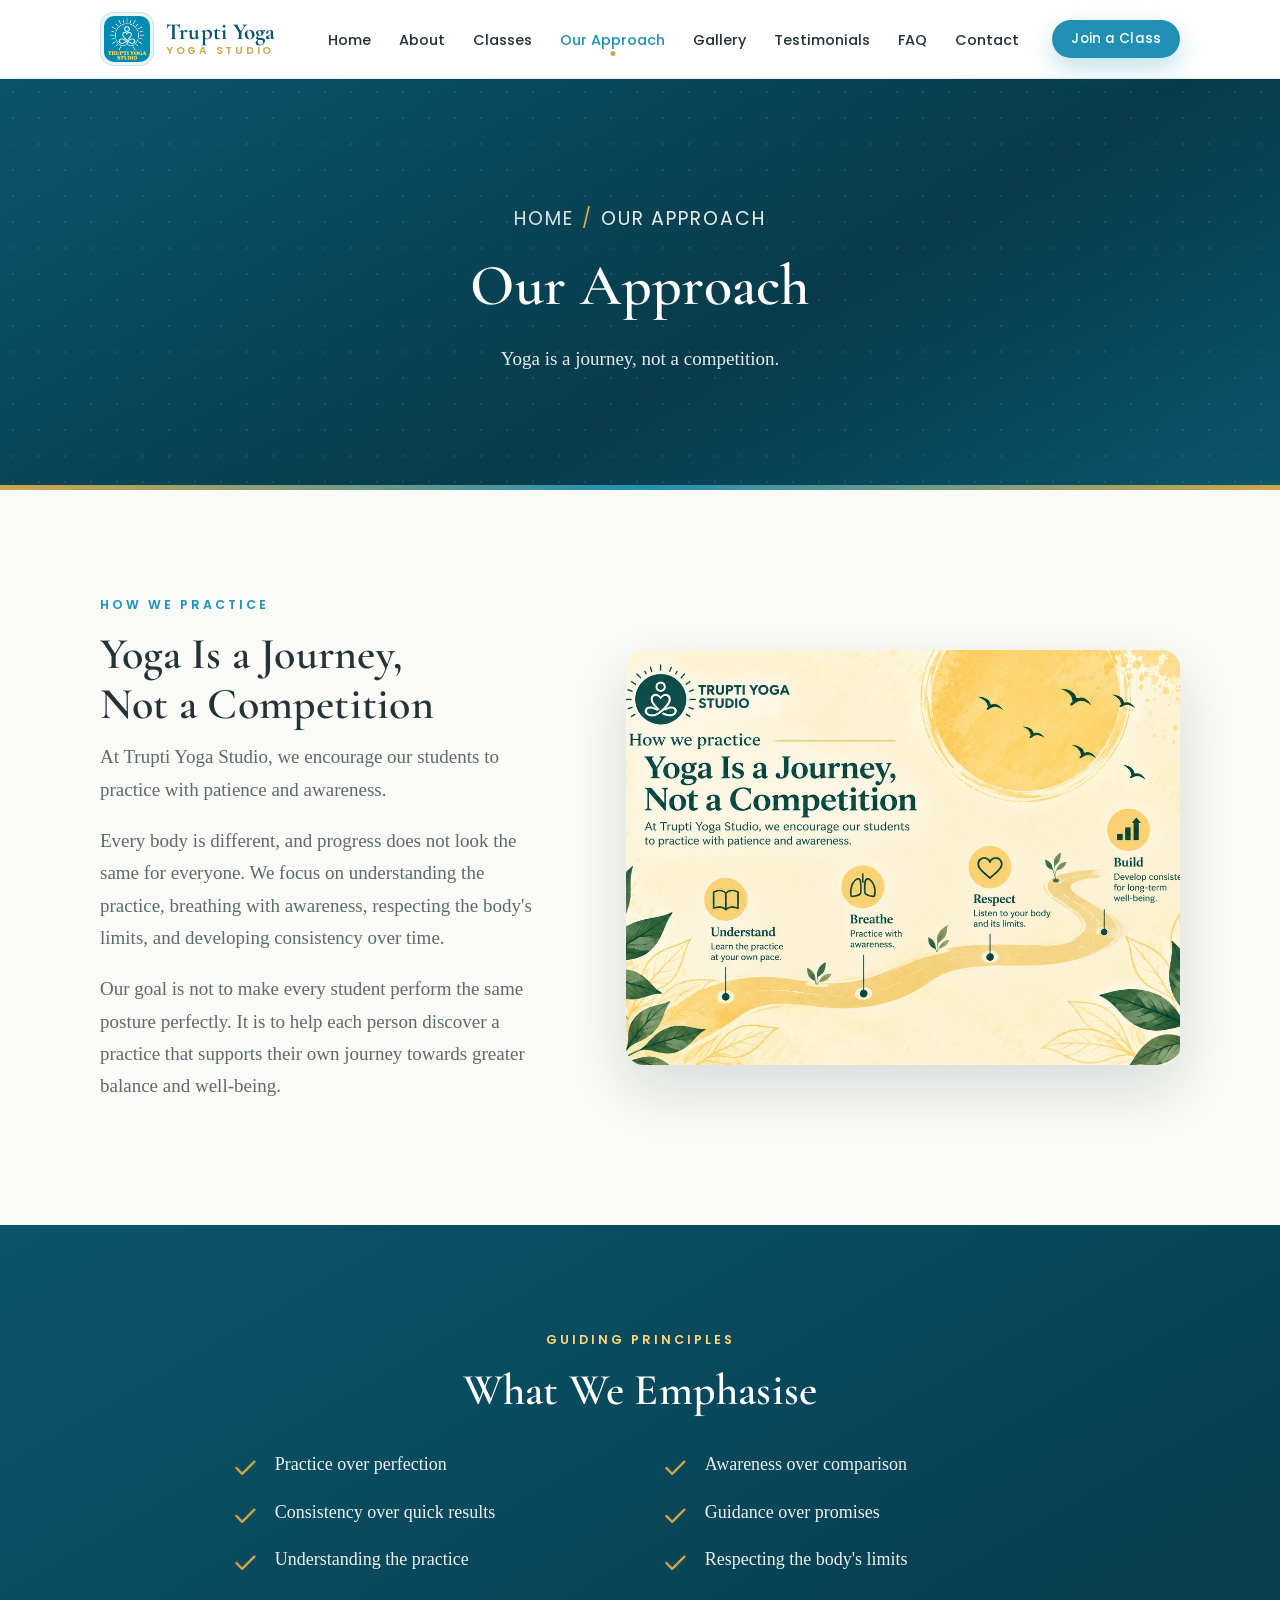
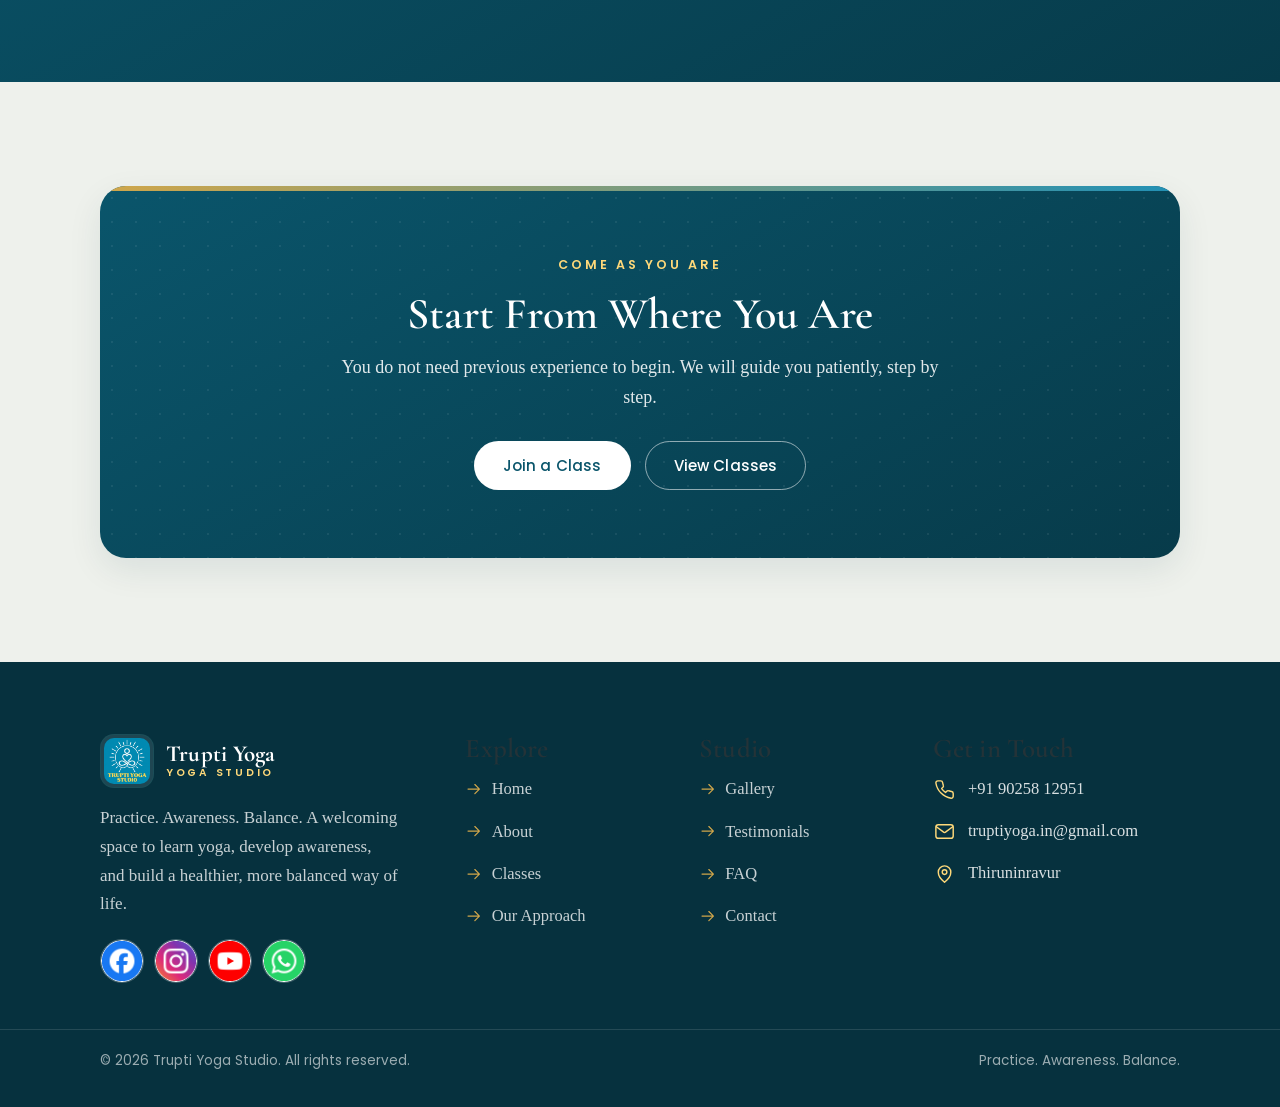
<file: approach.html>
<!DOCTYPE html>
<html lang="en">
<head>
  <meta charset="utf-8">
  <meta name="viewport" content="width=device-width, initial-scale=1">
  <title>Our Approach — Trupti Yoga Studio, Chennai</title>
  <meta name="description" content="At Trupti Yoga Studio we practice with patience and awareness. Yoga is a journey, not a competition — practice, learn, understand, and progress at your own pace.">
  <link rel="canonical" href="https://truptiyoga.in/approach.html">
  <meta property="og:type" content="website">
  <meta property="og:site_name" content="Trupti Yoga Studio">
  <meta property="og:title" content="Our Approach — A Journey, Not a Competition">
  <meta property="og:description" content="Practice over perfection. Awareness over comparison. Consistency over quick results.">
  <meta property="og:url" content="https://truptiyoga.in/approach.html">
  <meta property="og:image" content="https://truptiyoga.in/assets/img-gen/sections/approach.jpg">
  <meta name="twitter:card" content="summary_large_image">
  <link rel="icon" href="assets/img/favicon.png">
  <link rel="apple-touch-icon" href="assets/img/favicon.png">
  <link rel="preconnect" href="https://fonts.googleapis.com">
  <link rel="preconnect" href="https://fonts.gstatic.com" crossorigin>
  <link href="https://fonts.googleapis.com/css2?family=Cormorant+Garamond:wght@500;600;700&family=Poppins:wght@400;500;600:wght@400;500;600&display=swap" rel="stylesheet">
  <link rel="stylesheet" href="assets/css/style.css">
  <script type="application/ld+json">
  {
    "@context": "https://schema.org",
    "@type": "YogaStudio",
    "name": "Trupti Yoga Studio",
    "image": "https://truptiyoga.in/assets/img-gen/hero/hero.jpg",
    "url": "https://truptiyoga.in/",
    "telephone": "+919025812951",
    "email": "truptiyoga.in@gmail.com",
    "address": [
      { "@type": "PostalAddress", "streetAddress": "No. 48B, 6th Street, Sriram Nagar, Thiruninravur", "addressLocality": "Chennai", "postalCode": "602024", "addressCountry": "IN" }
    ]
  }
  </script>
</head>
<body>
  <a class="skip-link" href="#main">Skip to main content</a>
  <header class="site-header">
    <div class="container header-inner">
      <a class="brand" href="index.html" aria-label="Trupti Yoga Studio — home">
        <span class="brand-logo"><img src="assets/img/trupti-logo.jpg" alt="Trupti Yoga Studio logo"></span>
        <span class="brand-text">
          <span class="brand-name">Trupti Yoga</span>
          <span class="brand-tag">Yoga Studio</span>
        </span>
      </a>
      <nav class="nav" aria-label="Primary navigation">
        <ul class="nav-list">
          <li><a class="nav-link" href="index.html">Home</a></li>
          <li><a class="nav-link" href="about.html">About</a></li>
          <li><a class="nav-link" href="classes.html">Classes</a></li>
          <li><a class="nav-link" href="approach.html">Our Approach</a></li>
          <li><a class="nav-link" href="gallery.html">Gallery</a></li>
          <li><a class="nav-link" href="testimonials.html">Testimonials</a></li>
          <li><a class="nav-link" href="faq.html">FAQ</a></li>
          <li><a class="nav-link" href="contact.html">Contact</a></li>
        </ul>
        <a class="btn btn--primary btn--sm nav-cta" href="contact.html">Join a Class</a>
      </nav>
      <button type="button" class="nav-toggle" aria-expanded="false" aria-controls="mobile-menu" aria-label="Open menu">
        <svg class="icon" aria-hidden="true"><use href="assets/icons.svg?v=brand#i-menu"></use></svg>
      </button>
    </div>
  </header>

  <div class="mobile-menu" id="mobile-menu">
    <div class="mobile-menu-top">
      <span class="brand-name" style="color:#fff">Trupti Yoga</span>
      <button type="button" class="mobile-menu-close" aria-label="Close menu">
        <svg class="icon" aria-hidden="true"><use href="assets/icons.svg?v=brand#i-close"></use></svg>
      </button>
    </div>
    <nav aria-label="Mobile navigation">
      <ul class="mobile-nav">
        <li><a class="mobile-nav-link" href="index.html">Home</a></li>
        <li><a class="mobile-nav-link" href="about.html">About</a></li>
        <li><a class="mobile-nav-link" href="classes.html">Classes</a></li>
        <li><a class="mobile-nav-link" href="approach.html">Our Approach</a></li>
        <li><a class="mobile-nav-link" href="gallery.html">Gallery</a></li>
        <li><a class="mobile-nav-link" href="testimonials.html">Testimonials</a></li>
        <li><a class="mobile-nav-link" href="faq.html">FAQ</a></li>
        <li><a class="mobile-nav-link" href="contact.html">Contact</a></li>
      </ul>
    </nav>
    <div class="mobile-menu-foot">
      <a class="btn btn--light" href="contact.html">Join a Class</a>
      <a href="tel:+919025812951"><svg class="icon" aria-hidden="true"><use href="assets/icons.svg?v=brand#i-phone"></use></svg>+91 90258 12951</a>
      <a href="mailto:truptiyoga.in@gmail.com"><svg class="icon" aria-hidden="true"><use href="assets/icons.svg?v=brand#i-mail"></use></svg>truptiyoga.in@gmail.com</a>
      <div class="mobile-menu-social">
        <a href="https://www.facebook.com/Truptiyogain-1676093939148452/" target="_blank" rel="noopener" aria-label="Facebook"><img class="social-img" src="assets/img/social/facebook.jpg" alt="Facebook" width="44" height="44"></a>
        <a href="https://www.instagram.com/truptiyoga.in/profilecard/?igsh=MXFwMzd0Mjl0b3k1cw==" target="_blank" rel="noopener" aria-label="Instagram"><img class="social-img" src="assets/img/social/instagram.jpg" alt="Instagram" width="44" height="44"></a>
        <a href="https://youtube.com/channel/UCzvp51ODq6W5MI6fbsEOo-w" target="_blank" rel="noopener" aria-label="YouTube"><img class="social-img" src="assets/img/social/youtube.jpg" alt="YouTube" width="44" height="44"></a>
        <a href="https://wa.me/+919025812951" target="_blank" rel="noopener" aria-label="WhatsApp"><img class="social-img" src="assets/img/social/whatsapp.jpg" alt="WhatsApp" width="44" height="44"></a>
      </div>
    </div>
  </div>  

  <main id="main">
    <section class="page-hero">
      <div class="page-hero-inner">
        <p class="crumbs"><a href="index.html">Home</a><span class="sep">/</span>Our Approach</p>
        <h1>Our Approach</h1>
        <p>Yoga is a journey, not a competition.</p>
      </div>
    </section>
    <section class="section">
      <div class="container">
        <div class="split">
          <div class="split-body reveal" style="padding-right:10px;">
            <span class="sec-eyebrow">How we practice</span>
            <h2>Yoga Is a Journey, Not a Competition</h2>
            <p>At Trupti Yoga Studio, we encourage our students to practice with patience and awareness.</p>
            <p>Every body is different, and progress does not look the same for everyone. We focus on understanding the practice, breathing with awareness, respecting the body's limits, and developing consistency over time.</p>
            <p>Our goal is not to make every student perform the same posture perfectly. It is to help each person discover a practice that supports their own journey towards greater balance and well-being.</p>
          </div>
          <div class="split-media reveal">
            <div class="frame frame--4-3">
              <img src="assets/img-gen/sections/approach.jpg" alt="Yoga practice at Trupti Yoga Studio" loading="lazy">
            </div>
          </div>
        </div>
      </div>
    </section>

    <section class="philosophy">
      <div class="container philosophy-inner">
        <span class="sec-eyebrow">Guiding principles</span>
        <h2 class="reveal">What We Emphasise</h2>
        <div class="philosophy-grid reveal">
          <div class="philosophy-item"><svg class="icon" aria-hidden="true"><use href="assets/icons.svg?v=brand#i-check"></use></svg><p>Practice over perfection</p></div>
          <div class="philosophy-item"><svg class="icon" aria-hidden="true"><use href="assets/icons.svg?v=brand#i-check"></use></svg><p>Awareness over comparison</p></div>
          <div class="philosophy-item"><svg class="icon" aria-hidden="true"><use href="assets/icons.svg?v=brand#i-check"></use></svg><p>Consistency over quick results</p></div>
          <div class="philosophy-item"><svg class="icon" aria-hidden="true"><use href="assets/icons.svg?v=brand#i-check"></use></svg><p>Guidance over promises</p></div>
          <div class="philosophy-item"><svg class="icon" aria-hidden="true"><use href="assets/icons.svg?v=brand#i-check"></use></svg><p>Understanding the practice</p></div>
          <div class="philosophy-item"><svg class="icon" aria-hidden="true"><use href="assets/icons.svg?v=brand#i-check"></use></svg><p>Respecting the body's limits</p></div>
        </div>
      </div>
    </section>

    <section class="section section--tint">
      <div class="container">
        <div class="cta-band reveal">
          <span class="sec-eyebrow" style="color:#ffd97a;">Come as you are</span>
          <h2>Start From Where You Are</h2>
          <p>You do not need previous experience to begin. We will guide you patiently, step by step.</p>
          <div class="hero-actions">
            <a class="btn btn--light" href="contact.html">Join a Class</a>
            <a class="btn btn--on-dark" href="classes.html">View Classes</a>
          </div>
        </div>
      </div>
    </section>
  </main>

<footer class="site-footer">
    <div class="container">
      <div class="footer-grid">
        <div class="footer-brand">
          <a class="brand" href="index.html">
            <span class="brand-logo"><img src="assets/img/trupti-logo.jpg" alt=""></span>
            <span class="brand-text">
              <span class="brand-name">Trupti Yoga</span>
              <span class="brand-tag">Yoga Studio</span>
            </span>
          </a>
          <p>Practice. Awareness. Balance. A welcoming space to learn yoga, develop awareness, and build a healthier, more balanced way of life.</p>
          <div class="footer-social">
            <a href="https://www.facebook.com/Truptiyogain-1676093939148452/" target="_blank" rel="noopener" aria-label="Facebook"><img class="social-img" src="assets/img/social/facebook.jpg" alt="Facebook" width="44" height="44"></a>
            <a href="https://www.instagram.com/truptiyoga.in/profilecard/?igsh=MXFwMzd0Mjl0b3k1cw==" target="_blank" rel="noopener" aria-label="Instagram"><img class="social-img" src="assets/img/social/instagram.jpg" alt="Instagram" width="44" height="44"></a>
            <a href="https://youtube.com/channel/UCzvp51ODq6W5MI6fbsEOo-w" target="_blank" rel="noopener" aria-label="YouTube"><img class="social-img" src="assets/img/social/youtube.jpg" alt="YouTube" width="44" height="44"></a>
            <a href="https://wa.me/+919025812951" target="_blank" rel="noopener" aria-label="WhatsApp"><img class="social-img" src="assets/img/social/whatsapp.jpg" alt="WhatsApp" width="44" height="44"></a>
          </div>
        </div>
        <div>
          <h3>Explore</h3>
          <ul class="footer-links">
            <li><a href="index.html"><svg class="icon" aria-hidden="true"><use href="assets/icons.svg?v=brand#i-arrow"></use></svg>Home</a></li>
            <li><a href="about.html"><svg class="icon" aria-hidden="true"><use href="assets/icons.svg?v=brand#i-arrow"></use></svg>About</a></li>
            <li><a href="classes.html"><svg class="icon" aria-hidden="true"><use href="assets/icons.svg?v=brand#i-arrow"></use></svg>Classes</a></li>
            <li><a href="approach.html"><svg class="icon" aria-hidden="true"><use href="assets/icons.svg?v=brand#i-arrow"></use></svg>Our Approach</a></li>
          </ul>
        </div>
        <div>
          <h3>Studio</h3>
          <ul class="footer-links">
            <li><a href="gallery.html"><svg class="icon" aria-hidden="true"><use href="assets/icons.svg?v=brand#i-arrow"></use></svg>Gallery</a></li>
            <li><a href="testimonials.html"><svg class="icon" aria-hidden="true"><use href="assets/icons.svg?v=brand#i-arrow"></use></svg>Testimonials</a></li>
            <li><a href="faq.html"><svg class="icon" aria-hidden="true"><use href="assets/icons.svg?v=brand#i-arrow"></use></svg>FAQ</a></li>
            <li><a href="contact.html"><svg class="icon" aria-hidden="true"><use href="assets/icons.svg?v=brand#i-arrow"></use></svg>Contact</a></li>
          </ul>
        </div>
        <div>
          <h3>Get in Touch</h3>
          <ul class="footer-contact">
            <li><a href="tel:+919025812951"><svg class="icon" aria-hidden="true"><use href="assets/icons.svg?v=brand#i-phone"></use></svg>+91 90258 12951</a></li>
            <li><a href="mailto:truptiyoga.in@gmail.com"><svg class="icon" aria-hidden="true"><use href="assets/icons.svg?v=brand#i-mail"></use></svg>truptiyoga.in@gmail.com</a></li>
            <li><a href="contact.html"><svg class="icon" aria-hidden="true"><use href="assets/icons.svg?v=brand#i-pin"></use></svg>Thiruninravur</a></li>
          </ul>
        </div>
      </div>
    </div>
    <div class="footer-bottom">
      <div class="container footer-bottom-inner">
        <p>© <span id="year"></span> Trupti Yoga Studio. All rights reserved.</p>
        <p>Practice. Awareness. Balance.</p>
      </div>
    </div>
  </footer>

  <button type="button" class="scroll-top" aria-label="Back to top">
    <svg class="icon" aria-hidden="true"><use href="assets/icons.svg?v=brand#i-chevron"></use></svg>
  </button>

  <script src="assets/js/site-data.js"></script>
  <script src="assets/js/main.js"></script>
</body>
</html>
</file>
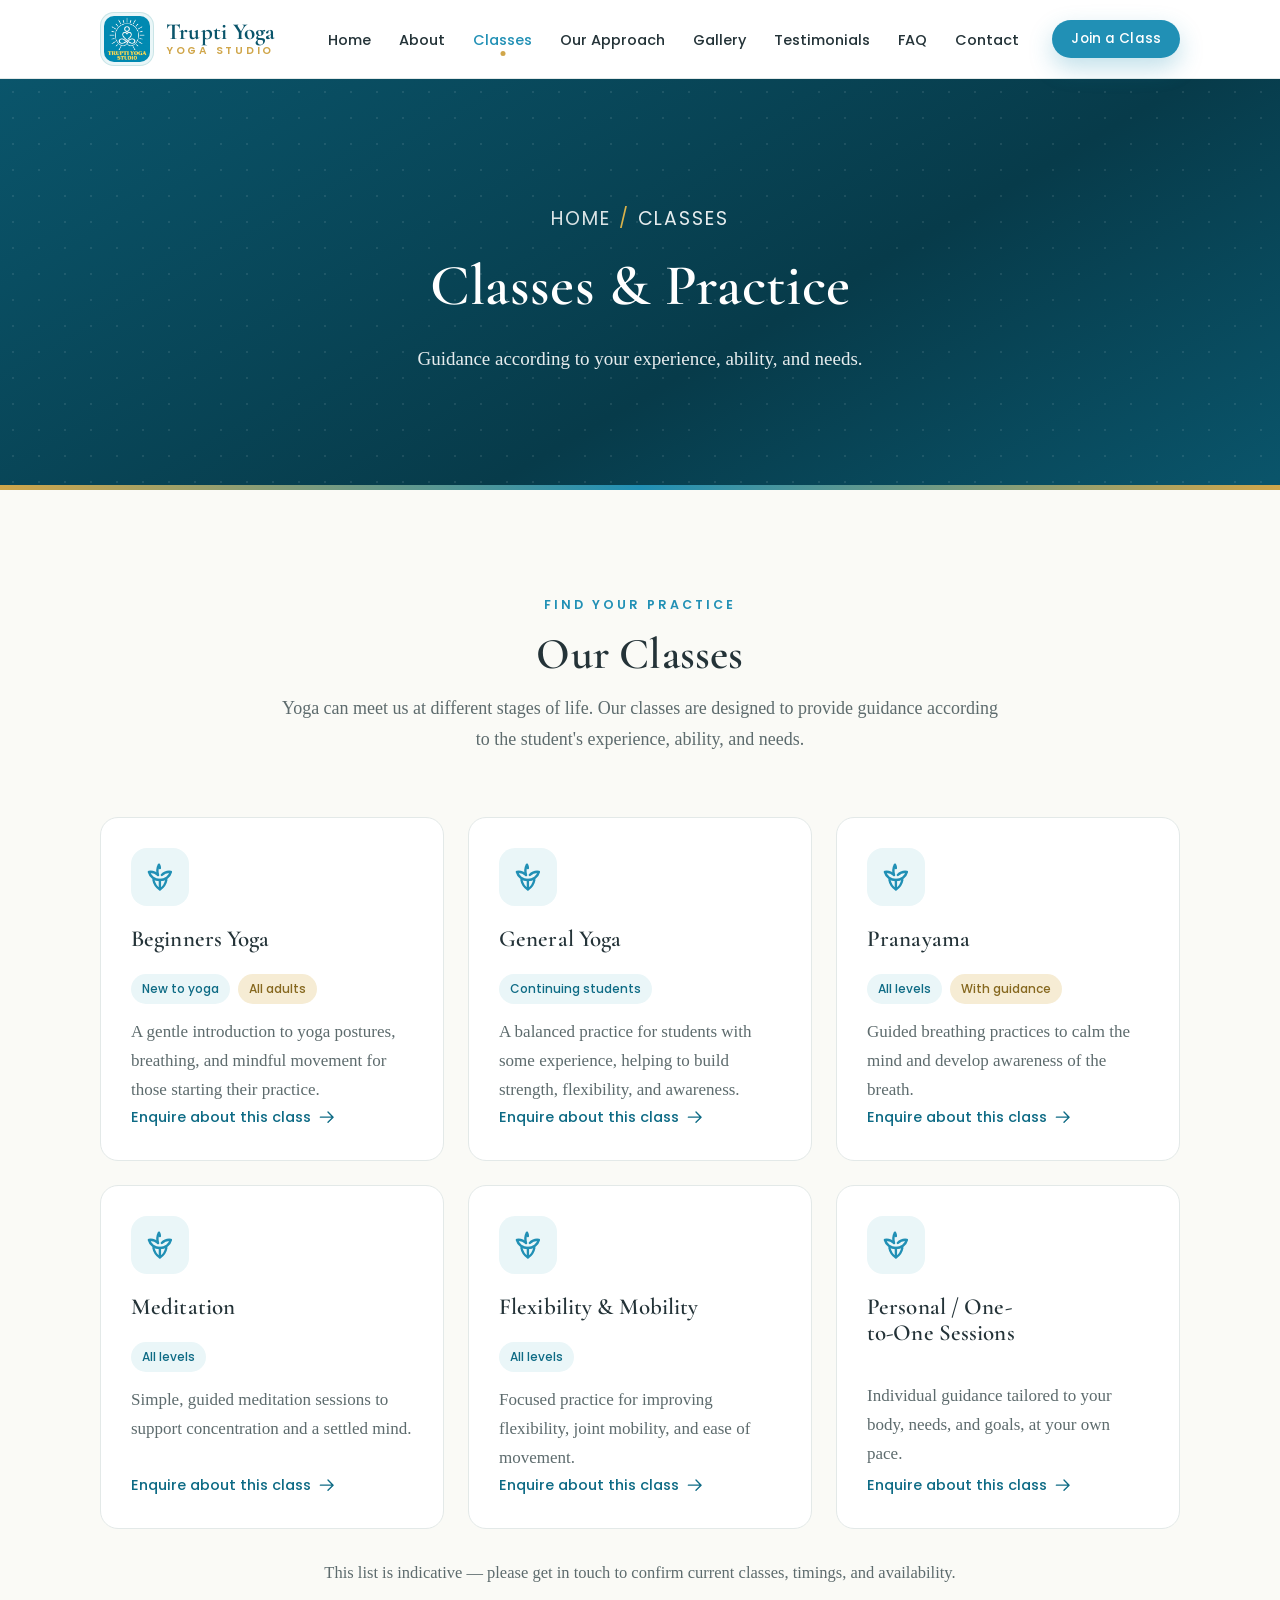
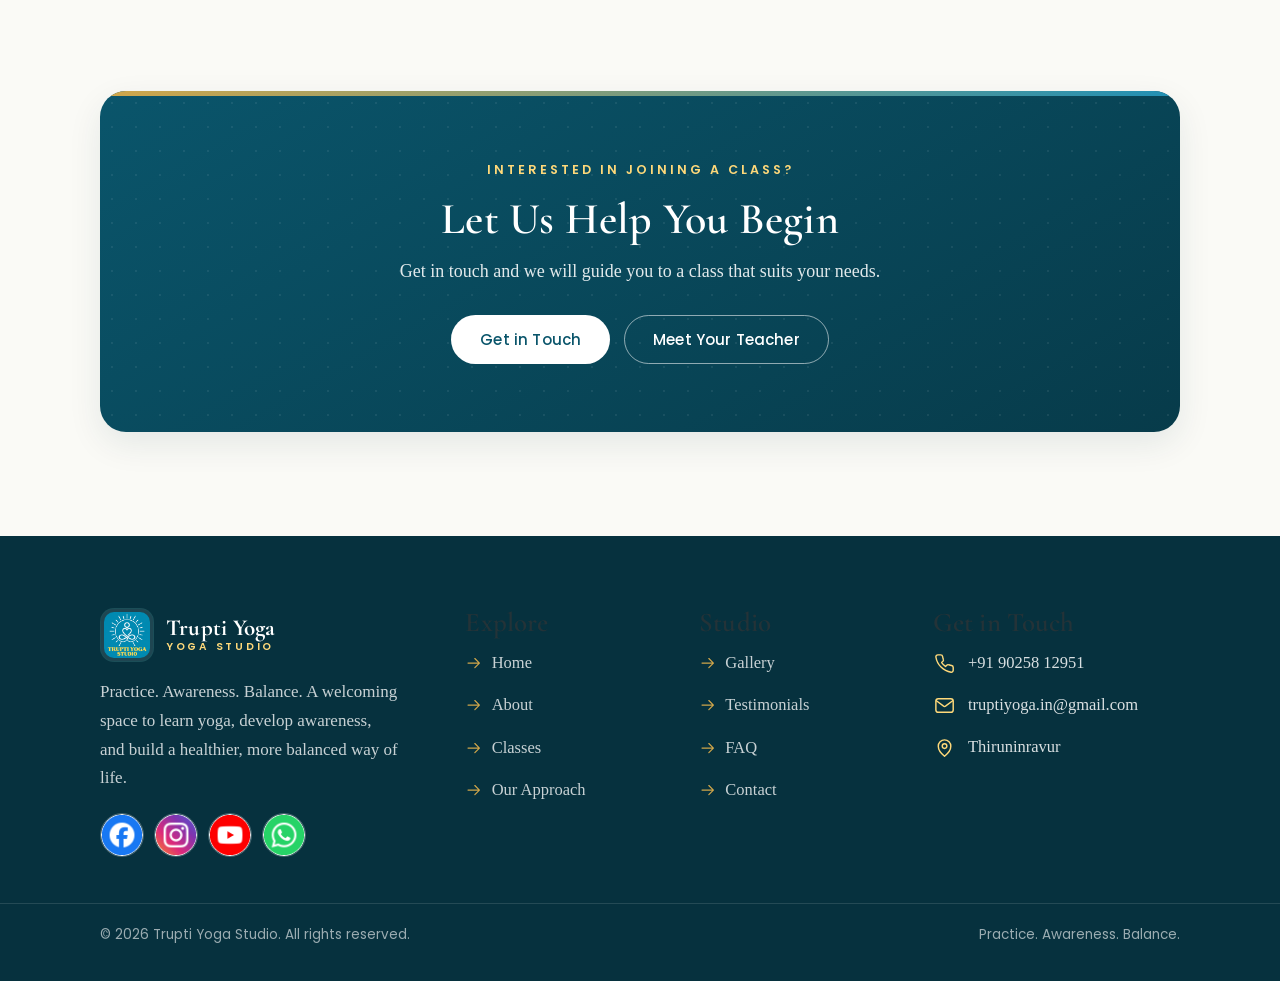
<file: classes.html>
<!DOCTYPE html>
<html lang="en">
<head>
  <meta charset="utf-8">
  <meta name="viewport" content="width=device-width, initial-scale=1">
  <title>Classes — Trupti Yoga Studio, Chennai</title>
  <meta name="description" content="Explore yoga classes at Trupti Yoga Studio in Thiruninravur, Chennai — beginners, general practice, pranayama, meditation, and personal sessions.">
  <link rel="canonical" href="https://truptiyoga.in/classes.html">
  <meta property="og:type" content="website">
  <meta property="og:site_name" content="Trupti Yoga Studio">
  <meta property="og:title" content="Classes & Practice at Trupti Yoga Studio">
  <meta property="og:description" content="Guidance according to your experience, ability, and needs. Yoga is for everyone.">
  <meta property="og:url" content="https://truptiyoga.in/classes.html">
  <meta property="og:image" content="https://truptiyoga.in/assets/img-gen/hero/hero.jpg">
  <meta name="twitter:card" content="summary_large_image">
  <link rel="icon" href="assets/img/favicon.png">
  <link rel="apple-touch-icon" href="assets/img/favicon.png">
  <link rel="preconnect" href="https://fonts.googleapis.com">
  <link rel="preconnect" href="https://fonts.gstatic.com" crossorigin>
  <link href="https://fonts.googleapis.com/css2?family=Cormorant+Garamond:wght@500;600;700&family=Poppins:wght@400;500;600:wght@400;500;600&display=swap" rel="stylesheet">
  <link rel="stylesheet" href="assets/css/style.css">
  <script type="application/ld+json">
  {
    "@context": "https://schema.org",
    "@type": "YogaStudio",
    "name": "Trupti Yoga Studio",
    "image": "https://truptiyoga.in/assets/img-gen/hero/hero.jpg",
    "url": "https://truptiyoga.in/",
    "telephone": "+919025812951",
    "email": "truptiyoga.in@gmail.com",
    "address": [
      { "@type": "PostalAddress", "streetAddress": "No. 48B, 6th Street, Sriram Nagar, Thiruninravur", "addressLocality": "Chennai", "postalCode": "602024", "addressCountry": "IN" }
    ]
  }
  </script>
</head>
<body>
  <a class="skip-link" href="#main">Skip to main content</a>
  <header class="site-header">
    <div class="container header-inner">
      <a class="brand" href="index.html" aria-label="Trupti Yoga Studio — home">
        <span class="brand-logo"><img src="assets/img/trupti-logo.jpg" alt="Trupti Yoga Studio logo"></span>
        <span class="brand-text">
          <span class="brand-name">Trupti Yoga</span>
          <span class="brand-tag">Yoga Studio</span>
        </span>
      </a>
      <nav class="nav" aria-label="Primary navigation">
        <ul class="nav-list">
          <li><a class="nav-link" href="index.html">Home</a></li>
          <li><a class="nav-link" href="about.html">About</a></li>
          <li><a class="nav-link" href="classes.html">Classes</a></li>
          <li><a class="nav-link" href="approach.html">Our Approach</a></li>
          <li><a class="nav-link" href="gallery.html">Gallery</a></li>
          <li><a class="nav-link" href="testimonials.html">Testimonials</a></li>
          <li><a class="nav-link" href="faq.html">FAQ</a></li>
          <li><a class="nav-link" href="contact.html">Contact</a></li>
        </ul>
        <a class="btn btn--primary btn--sm nav-cta" href="contact.html">Join a Class</a>
      </nav>
      <button type="button" class="nav-toggle" aria-expanded="false" aria-controls="mobile-menu" aria-label="Open menu">
        <svg class="icon" aria-hidden="true"><use href="assets/icons.svg?v=brand#i-menu"></use></svg>
      </button>
    </div>
  </header>

  <div class="mobile-menu" id="mobile-menu">
    <div class="mobile-menu-top">
      <span class="brand-name" style="color:#fff">Trupti Yoga</span>
      <button type="button" class="mobile-menu-close" aria-label="Close menu">
        <svg class="icon" aria-hidden="true"><use href="assets/icons.svg?v=brand#i-close"></use></svg>
      </button>
    </div>
    <nav aria-label="Mobile navigation">
      <ul class="mobile-nav">
        <li><a class="mobile-nav-link" href="index.html">Home</a></li>
        <li><a class="mobile-nav-link" href="about.html">About</a></li>
        <li><a class="mobile-nav-link" href="classes.html">Classes</a></li>
        <li><a class="mobile-nav-link" href="approach.html">Our Approach</a></li>
        <li><a class="mobile-nav-link" href="gallery.html">Gallery</a></li>
        <li><a class="mobile-nav-link" href="testimonials.html">Testimonials</a></li>
        <li><a class="mobile-nav-link" href="faq.html">FAQ</a></li>
        <li><a class="mobile-nav-link" href="contact.html">Contact</a></li>
      </ul>
    </nav>
    <div class="mobile-menu-foot">
      <a class="btn btn--light" href="contact.html">Join a Class</a>
      <a href="tel:+919025812951"><svg class="icon" aria-hidden="true"><use href="assets/icons.svg?v=brand#i-phone"></use></svg>+91 90258 12951</a>
      <a href="mailto:truptiyoga.in@gmail.com"><svg class="icon" aria-hidden="true"><use href="assets/icons.svg?v=brand#i-mail"></use></svg>truptiyoga.in@gmail.com</a>
      <div class="mobile-menu-social">
        <a href="https://www.facebook.com/Truptiyogain-1676093939148452/" target="_blank" rel="noopener" aria-label="Facebook"><img class="social-img" src="assets/img/social/facebook.jpg" alt="Facebook" width="44" height="44"></a>
        <a href="https://www.instagram.com/truptiyoga.in/profilecard/?igsh=MXFwMzd0Mjl0b3k1cw==" target="_blank" rel="noopener" aria-label="Instagram"><img class="social-img" src="assets/img/social/instagram.jpg" alt="Instagram" width="44" height="44"></a>
        <a href="https://youtube.com/channel/UCzvp51ODq6W5MI6fbsEOo-w" target="_blank" rel="noopener" aria-label="YouTube"><img class="social-img" src="assets/img/social/youtube.jpg" alt="YouTube" width="44" height="44"></a>
        <a href="https://wa.me/+919025812951" target="_blank" rel="noopener" aria-label="WhatsApp"><img class="social-img" src="assets/img/social/whatsapp.jpg" alt="WhatsApp" width="44" height="44"></a>
      </div>
    </div>
  </div>  

  <main id="main">
    <section class="page-hero">
      <div class="page-hero-inner">
        <p class="crumbs"><a href="index.html">Home</a><span class="sep">/</span>Classes</p>
        <h1>Classes & Practice</h1>
        <p>Guidance according to your experience, ability, and needs.</p>
      </div>
    </section>
    <section class="section">
      <div class="container">
        <div class="sec-head reveal">
          <span class="sec-eyebrow">Find your practice</span>
          <h2 class="sec-title">Our Classes</h2>
          <p class="sec-sub">Yoga can meet us at different stages of life. Our classes are designed to provide guidance according to the student's experience, ability, and needs.</p>
          <span class="sec-divider" aria-hidden="true"></span>
        </div>
        <div id="classes-grid" class="classes-grid">
          <noscript><p class="sec-sub">Please enable JavaScript to view the class list, or <a href="contact.html">contact us</a> directly.</p></noscript>
        </div>
        <p class="sec-sub" style="text-align:center; margin-top:30px; font-size:16.5px;">This list is indicative — please get in touch to confirm current classes, timings, and availability.</p>
      </div>
    </section>

    <section class="section section--bare" style="padding-top:0;">
      <div class="container">
        <div class="cta-band reveal">
          <span class="sec-eyebrow" style="color:#ffd97a;">Interested in joining a class?</span>
          <h2>Let Us Help You Begin</h2>
          <p>Get in touch and we will guide you to a class that suits your needs.</p>
          <div class="hero-actions">
            <a class="btn btn--light" href="contact.html">Get in Touch</a>
            <a class="btn btn--on-dark" href="about.html">Meet Your Teacher</a>
          </div>
        </div>
      </div>
    </section>
  </main>

<footer class="site-footer">
    <div class="container">
      <div class="footer-grid">
        <div class="footer-brand">
          <a class="brand" href="index.html">
            <span class="brand-logo"><img src="assets/img/trupti-logo.jpg" alt=""></span>
            <span class="brand-text">
              <span class="brand-name">Trupti Yoga</span>
              <span class="brand-tag">Yoga Studio</span>
            </span>
          </a>
          <p>Practice. Awareness. Balance. A welcoming space to learn yoga, develop awareness, and build a healthier, more balanced way of life.</p>
          <div class="footer-social">
            <a href="https://www.facebook.com/Truptiyogain-1676093939148452/" target="_blank" rel="noopener" aria-label="Facebook"><img class="social-img" src="assets/img/social/facebook.jpg" alt="Facebook" width="44" height="44"></a>
            <a href="https://www.instagram.com/truptiyoga.in/profilecard/?igsh=MXFwMzd0Mjl0b3k1cw==" target="_blank" rel="noopener" aria-label="Instagram"><img class="social-img" src="assets/img/social/instagram.jpg" alt="Instagram" width="44" height="44"></a>
            <a href="https://youtube.com/channel/UCzvp51ODq6W5MI6fbsEOo-w" target="_blank" rel="noopener" aria-label="YouTube"><img class="social-img" src="assets/img/social/youtube.jpg" alt="YouTube" width="44" height="44"></a>
            <a href="https://wa.me/+919025812951" target="_blank" rel="noopener" aria-label="WhatsApp"><img class="social-img" src="assets/img/social/whatsapp.jpg" alt="WhatsApp" width="44" height="44"></a>
          </div>
        </div>
        <div>
          <h3>Explore</h3>
          <ul class="footer-links">
            <li><a href="index.html"><svg class="icon" aria-hidden="true"><use href="assets/icons.svg?v=brand#i-arrow"></use></svg>Home</a></li>
            <li><a href="about.html"><svg class="icon" aria-hidden="true"><use href="assets/icons.svg?v=brand#i-arrow"></use></svg>About</a></li>
            <li><a href="classes.html"><svg class="icon" aria-hidden="true"><use href="assets/icons.svg?v=brand#i-arrow"></use></svg>Classes</a></li>
            <li><a href="approach.html"><svg class="icon" aria-hidden="true"><use href="assets/icons.svg?v=brand#i-arrow"></use></svg>Our Approach</a></li>
          </ul>
        </div>
        <div>
          <h3>Studio</h3>
          <ul class="footer-links">
            <li><a href="gallery.html"><svg class="icon" aria-hidden="true"><use href="assets/icons.svg?v=brand#i-arrow"></use></svg>Gallery</a></li>
            <li><a href="testimonials.html"><svg class="icon" aria-hidden="true"><use href="assets/icons.svg?v=brand#i-arrow"></use></svg>Testimonials</a></li>
            <li><a href="faq.html"><svg class="icon" aria-hidden="true"><use href="assets/icons.svg?v=brand#i-arrow"></use></svg>FAQ</a></li>
            <li><a href="contact.html"><svg class="icon" aria-hidden="true"><use href="assets/icons.svg?v=brand#i-arrow"></use></svg>Contact</a></li>
          </ul>
        </div>
        <div>
          <h3>Get in Touch</h3>
          <ul class="footer-contact">
            <li><a href="tel:+919025812951"><svg class="icon" aria-hidden="true"><use href="assets/icons.svg?v=brand#i-phone"></use></svg>+91 90258 12951</a></li>
            <li><a href="mailto:truptiyoga.in@gmail.com"><svg class="icon" aria-hidden="true"><use href="assets/icons.svg?v=brand#i-mail"></use></svg>truptiyoga.in@gmail.com</a></li>
            <li><a href="contact.html"><svg class="icon" aria-hidden="true"><use href="assets/icons.svg?v=brand#i-pin"></use></svg>Thiruninravur</a></li>
          </ul>
        </div>
      </div>
    </div>
    <div class="footer-bottom">
      <div class="container footer-bottom-inner">
        <p>© <span id="year"></span> Trupti Yoga Studio. All rights reserved.</p>
        <p>Practice. Awareness. Balance.</p>
      </div>
    </div>
  </footer>

  <button type="button" class="scroll-top" aria-label="Back to top">
    <svg class="icon" aria-hidden="true"><use href="assets/icons.svg?v=brand#i-chevron"></use></svg>
  </button>

  <script src="assets/js/site-data.js"></script>
  <script src="assets/js/main.js"></script>
</body>
</html>
</file>
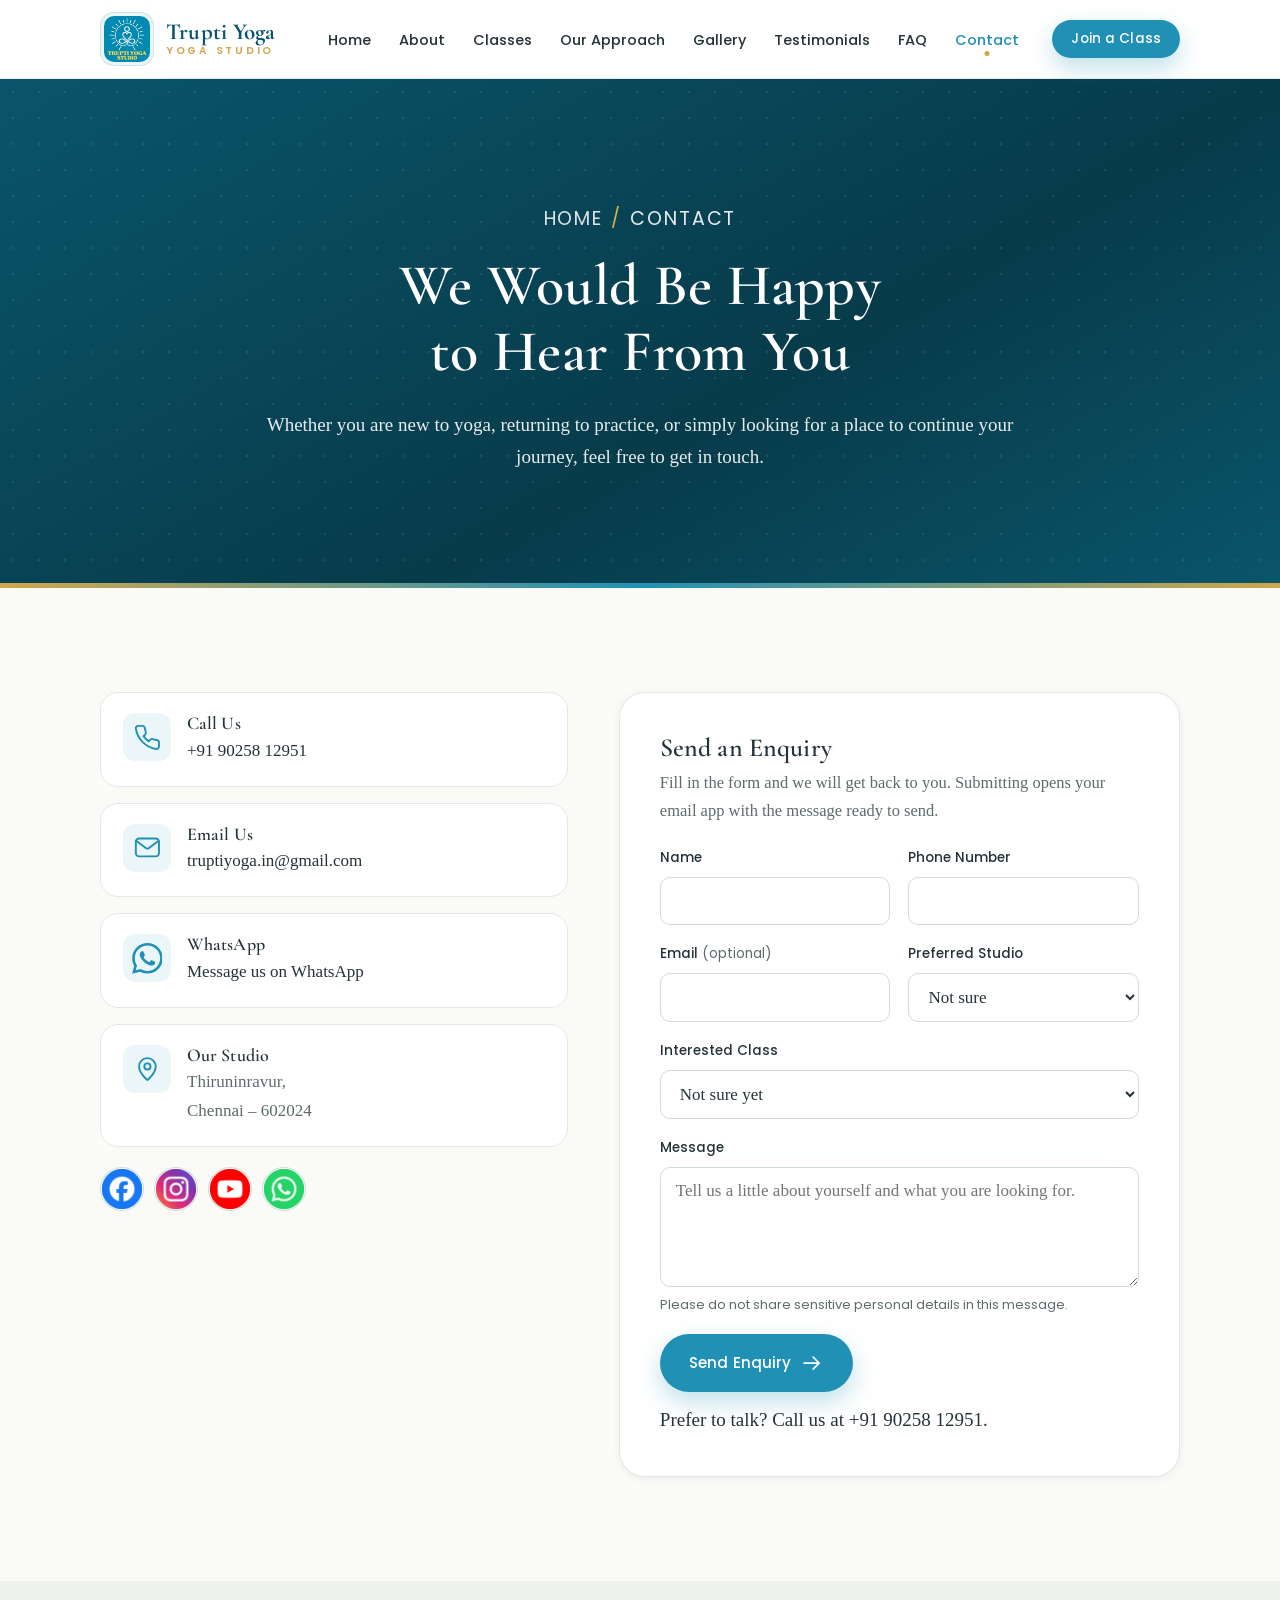
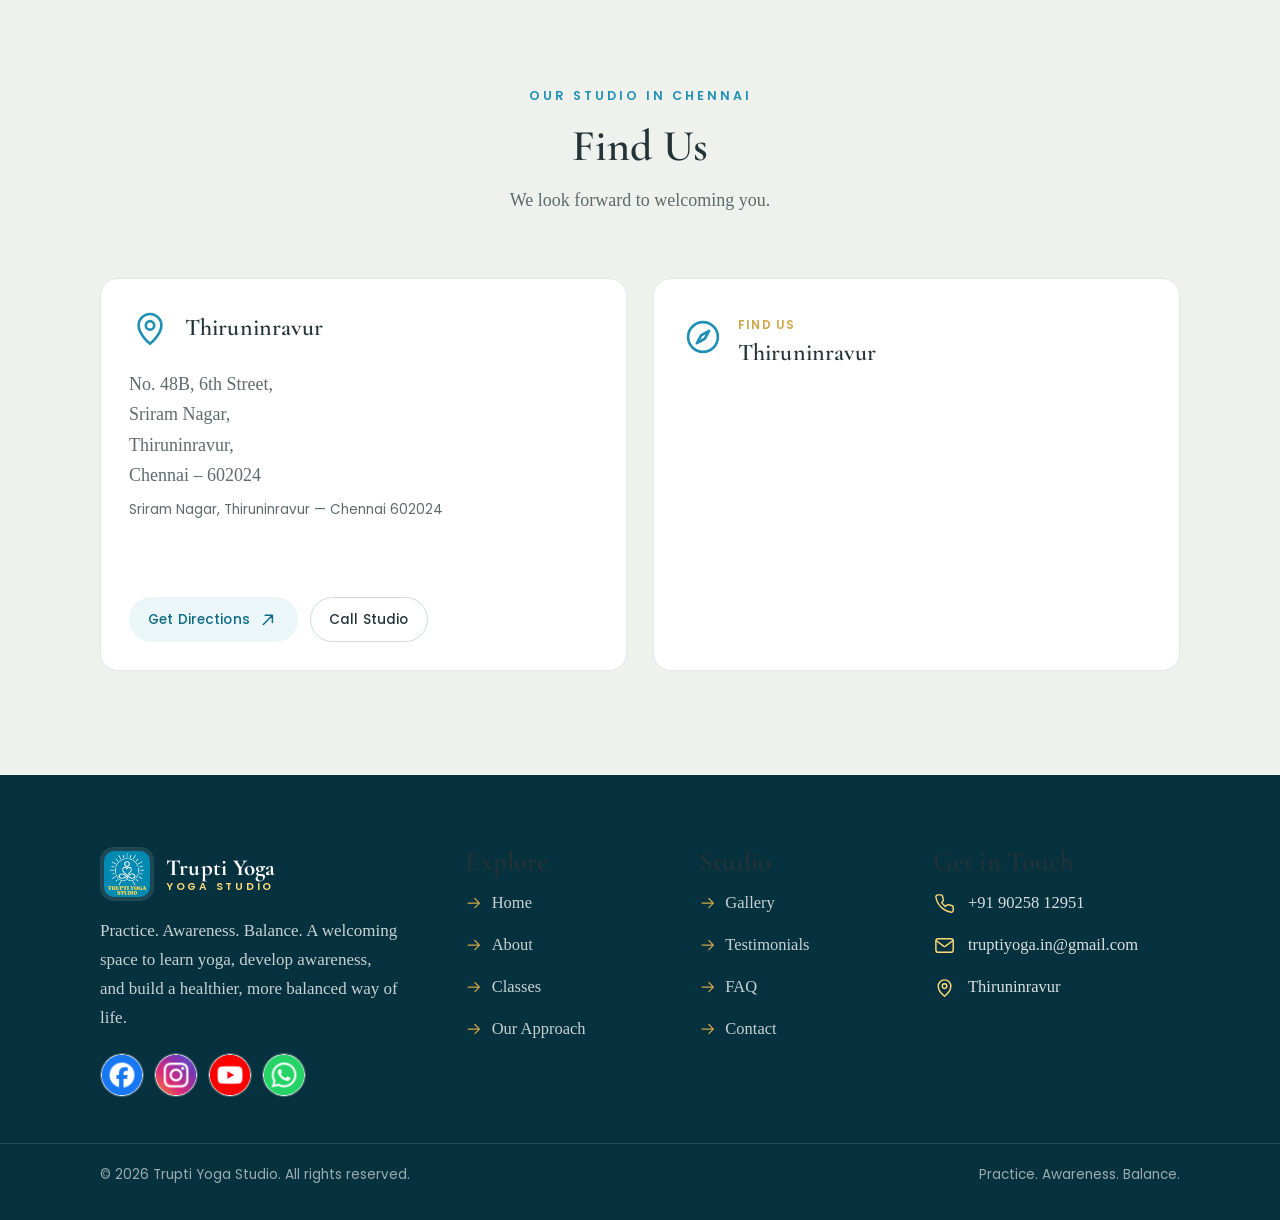
<file: contact.html>
<!DOCTYPE html>
<html lang="en">
<head>
  <meta charset="utf-8">
  <meta name="viewport" content="width=device-width, initial-scale=1">
  <title>Contact — Trupti Yoga Studio, Chennai</title>
  <meta name="description" content="Contact Trupti Yoga Studio in Thiruninravur, Chennai — phone +91 90258 12951, email truptiyoga.in@gmail.com, or send an enquiry.">
  <link rel="canonical" href="https://truptiyoga.in/contact.html">
  <meta property="og:type" content="website">
  <meta property="og:site_name" content="Trupti Yoga Studio">
  <meta property="og:title" content="Contact Us — Trupti Yoga Studio">
  <meta property="og:description" content="We would be happy to hear from you — call, email, WhatsApp, or send an enquiry.">
  <meta property="og:url" content="https://truptiyoga.in/contact.html">
  <meta property="og:image" content="https://truptiyoga.in/assets/img-gen/hero/hero.jpg">
  <meta name="twitter:card" content="summary_large_image">
  <link rel="icon" href="assets/img/favicon.png">
  <link rel="apple-touch-icon" href="assets/img/favicon.png">
  <link rel="preconnect" href="https://fonts.googleapis.com">
  <link rel="preconnect" href="https://fonts.gstatic.com" crossorigin>
  <link href="https://fonts.googleapis.com/css2?family=Cormorant+Garamond:wght@500;600;700&family=Poppins:wght@400;500;600:wght@400;500;600&display=swap" rel="stylesheet">
  <link rel="stylesheet" href="assets/css/style.css">
  <script type="application/ld+json">
  {
    "@context": "https://schema.org",
    "@type": "YogaStudio",
    "name": "Trupti Yoga Studio",
    "image": "https://truptiyoga.in/assets/img-gen/hero/hero.jpg",
    "url": "https://truptiyoga.in/",
    "telephone": "+919025812951",
    "email": "truptiyoga.in@gmail.com",
    "address": [
      { "@type": "PostalAddress", "streetAddress": "No. 48B, 6th Street, Sriram Nagar, Thiruninravur", "addressLocality": "Chennai", "postalCode": "602024", "addressCountry": "IN" }
    ]
  }
  </script>
</head>
<body>
  <a class="skip-link" href="#main">Skip to main content</a>
  <header class="site-header">
    <div class="container header-inner">
      <a class="brand" href="index.html" aria-label="Trupti Yoga Studio — home">
        <span class="brand-logo"><img src="assets/img/trupti-logo.jpg" alt="Trupti Yoga Studio logo"></span>
        <span class="brand-text">
          <span class="brand-name">Trupti Yoga</span>
          <span class="brand-tag">Yoga Studio</span>
        </span>
      </a>
      <nav class="nav" aria-label="Primary navigation">
        <ul class="nav-list">
          <li><a class="nav-link" href="index.html">Home</a></li>
          <li><a class="nav-link" href="about.html">About</a></li>
          <li><a class="nav-link" href="classes.html">Classes</a></li>
          <li><a class="nav-link" href="approach.html">Our Approach</a></li>
          <li><a class="nav-link" href="gallery.html">Gallery</a></li>
          <li><a class="nav-link" href="testimonials.html">Testimonials</a></li>
          <li><a class="nav-link" href="faq.html">FAQ</a></li>
          <li><a class="nav-link" href="contact.html">Contact</a></li>
        </ul>
        <a class="btn btn--primary btn--sm nav-cta" href="contact.html">Join a Class</a>
      </nav>
      <button type="button" class="nav-toggle" aria-expanded="false" aria-controls="mobile-menu" aria-label="Open menu">
        <svg class="icon" aria-hidden="true"><use href="assets/icons.svg?v=brand#i-menu"></use></svg>
      </button>
    </div>
  </header>

  <div class="mobile-menu" id="mobile-menu">
    <div class="mobile-menu-top">
      <span class="brand-name" style="color:#fff">Trupti Yoga</span>
      <button type="button" class="mobile-menu-close" aria-label="Close menu">
        <svg class="icon" aria-hidden="true"><use href="assets/icons.svg?v=brand#i-close"></use></svg>
      </button>
    </div>
    <nav aria-label="Mobile navigation">
      <ul class="mobile-nav">
        <li><a class="mobile-nav-link" href="index.html">Home</a></li>
        <li><a class="mobile-nav-link" href="about.html">About</a></li>
        <li><a class="mobile-nav-link" href="classes.html">Classes</a></li>
        <li><a class="mobile-nav-link" href="approach.html">Our Approach</a></li>
        <li><a class="mobile-nav-link" href="gallery.html">Gallery</a></li>
        <li><a class="mobile-nav-link" href="testimonials.html">Testimonials</a></li>
        <li><a class="mobile-nav-link" href="faq.html">FAQ</a></li>
        <li><a class="mobile-nav-link" href="contact.html">Contact</a></li>
      </ul>
    </nav>
    <div class="mobile-menu-foot">
      <a class="btn btn--light" href="contact.html">Join a Class</a>
      <a href="tel:+919025812951"><svg class="icon" aria-hidden="true"><use href="assets/icons.svg?v=brand#i-phone"></use></svg>+91 90258 12951</a>
      <a href="mailto:truptiyoga.in@gmail.com"><svg class="icon" aria-hidden="true"><use href="assets/icons.svg?v=brand#i-mail"></use></svg>truptiyoga.in@gmail.com</a>
      <div class="mobile-menu-social">
        <a href="https://www.facebook.com/Truptiyogain-1676093939148452/" target="_blank" rel="noopener" aria-label="Facebook"><img class="social-img" src="assets/img/social/facebook.jpg" alt="Facebook" width="44" height="44"></a>
        <a href="https://www.instagram.com/truptiyoga.in/profilecard/?igsh=MXFwMzd0Mjl0b3k1cw==" target="_blank" rel="noopener" aria-label="Instagram"><img class="social-img" src="assets/img/social/instagram.jpg" alt="Instagram" width="44" height="44"></a>
        <a href="https://youtube.com/channel/UCzvp51ODq6W5MI6fbsEOo-w" target="_blank" rel="noopener" aria-label="YouTube"><img class="social-img" src="assets/img/social/youtube.jpg" alt="YouTube" width="44" height="44"></a>
        <a href="https://wa.me/+919025812951" target="_blank" rel="noopener" aria-label="WhatsApp"><img class="social-img" src="assets/img/social/whatsapp.jpg" alt="WhatsApp" width="44" height="44"></a>
      </div>
    </div>
  </div>  

  <main id="main">
    <section class="page-hero">
      <div class="page-hero-inner">
        <p class="crumbs"><a href="index.html">Home</a><span class="sep">/</span>Contact</p>
        <h1>We Would Be Happy to Hear From You</h1>
        <p>Whether you are new to yoga, returning to practice, or simply looking for a place to continue your journey, feel free to get in touch.</p>
      </div>
    </section>
    <section class="section">
      <div class="container">
        <div class="contact-grid">
          <div class="contact-info reveal">
            <article class="contact-item">
              <span class="icon-tile"><svg class="icon" aria-hidden="true" focusable="false"><use href="assets/icons.svg?v=brand#i-phone"></use></svg></span>
              <div>
                <h3>Call Us</h3>
                <p><a href="tel:+919025812951">+91 90258 12951</a></p>
              </div>
            </article>
            <article class="contact-item">
              <span class="icon-tile"><svg class="icon" aria-hidden="true" focusable="false"><use href="assets/icons.svg?v=brand#i-mail"></use></svg></span>
              <div>
                <h3>Email Us</h3>
                <p><a href="mailto:truptiyoga.in@gmail.com">truptiyoga.in@gmail.com</a></p>
              </div>
            </article>
            <article class="contact-item">
              <span class="icon-tile"><svg class="icon" aria-hidden="true" focusable="false"><use href="assets/icons.svg?v=brand#i-whatsapp"></use></svg></span>
              <div>
                <h3>WhatsApp</h3>
                <p><a href="https://wa.me/+919025812951" target="_blank" rel="noopener">Message us on WhatsApp</a></p>
              </div>
            </article>
            <article class="contact-item">
              <span class="icon-tile"><svg class="icon" aria-hidden="true" focusable="false"><use href="assets/icons.svg?v=brand#i-pin"></use></svg></span>
              <div>
                <h3>Our Studio</h3>
                <p>Thiruninravur,<br>Chennai – 602024</p>
              </div>
            </article>
            <div class="contact-social">
              <a href="https://www.facebook.com/Truptiyogain-1676093939148452/" target="_blank" rel="noopener" aria-label="Facebook"><img class="social-img" src="assets/img/social/facebook.jpg" alt="Facebook" width="44" height="44"></a>
              <a href="https://www.instagram.com/truptiyoga.in/profilecard/?igsh=MXFwMzd0Mjl0b3k1cw==" target="_blank" rel="noopener" aria-label="Instagram"><img class="social-img" src="assets/img/social/instagram.jpg" alt="Instagram" width="44" height="44"></a>
              <a href="https://youtube.com/channel/UCzvp51ODq6W5MI6fbsEOo-w" target="_blank" rel="noopener" aria-label="YouTube"><img class="social-img" src="assets/img/social/youtube.jpg" alt="YouTube" width="44" height="44"></a>
              <a href="https://wa.me/+919025812951" target="_blank" rel="noopener" aria-label="WhatsApp"><img class="social-img" src="assets/img/social/whatsapp.jpg" alt="WhatsApp" width="44" height="44"></a>
            </div>
          </div>
          <div class="reveal">
            <form id="enquiry-form" class="form" novalidate>
              <h2 style="font-size:26px; margin-bottom:6px;">Send an Enquiry</h2>
              <p class="sec-sub" style="font-size:16.5px; margin-bottom:22px;">Fill in the form and we will get back to you. Submitting opens your email app with the message ready to send.</p>
              <div class="form-grid">
                <div class="form-field">
                  <label for="f-name">Name</label>
                  <input id="f-name" name="name" type="text" autocomplete="name" required>
                </div>
                <div class="form-field">
                  <label for="f-phone">Phone Number</label>
                  <input id="f-phone" name="phone" type="tel" autocomplete="tel" required>
                </div>
                <div class="form-field">
                  <label for="f-email">Email <span style="font-weight:400; color:var(--muted);">(optional)</span></label>
                  <input id="f-email" name="email" type="email" autocomplete="email">
                </div>
                <div class="form-field">
                  <label for="f-studio">Preferred Studio</label>
                  <select id="f-studio" name="studio">
                    <option value="" selected>Not sure</option>
                    <option value="Studio 1 - Thiruninravur">Studio 1 — Thiruninravur</option>
                  </select>
                </div>
                <div class="form-field form-field--full">
                  <label for="f-class">Interested Class</label>
                  <select id="f-class" name="klass">
                    <option value="" selected>Not sure yet</option>
                    <option>Beginners Yoga</option>
                    <option>General Yoga</option>
                    <option>Pranayama</option>
                    <option>Meditation</option>
                    <option>Flexibility &amp; Mobility</option>
                    <option>Personal / One-to-One Session</option>
                  </select>
                </div>
                <div class="form-field form-field--full">
                  <label for="f-msg">Message</label>
                  <textarea id="f-msg" name="message" placeholder="Tell us a little about yourself and what you are looking for."></textarea>
                  <span class="help">Please do not share sensitive personal details in this message.</span>
                </div>
                <div class="form-actions form-field--full">
                  <button type="submit" class="btn btn--primary">Send Enquiry <svg class="icon" aria-hidden="true"><use href="assets/icons.svg?v=brand#i-arrow"></use></svg></button>
                  <span class="help">Prefer to talk? Call us at +91 90258 12951.</span>
                </div>
              </div>
              <div id="form-success" class="form-success" role="status">
                Thank you. Your email app should open with your enquiry ready to send — if it did not open, please write to us directly at truptiyoga.in@gmail.com.
              </div>
            </form>
          </div>
        </div>
      </div>
    </section>

    <section id="locations" class="section section--tint">
      <div class="container">
        <div class="sec-head reveal">
          <span class="sec-eyebrow">Our studio in Chennai</span>
          <h2 class="sec-title">Find Us</h2>
          <p class="sec-sub">We look forward to welcoming you.</p>
          <span class="sec-divider" aria-hidden="true"></span>
        </div>
        <div class="locations-grid">
          <article class="card location-card reveal">
            <div class="location-head">
              <svg class="icon" aria-hidden="true"><use href="assets/icons.svg?v=brand#i-pin"></use></svg>
              <div>
                <h3>Thiruninravur</h3>
              </div>
            </div>
            <div class="location-body">
              <p class="location-address">No. 48B, 6th Street,<br>Sriram Nagar,<br>Thiruninravur,<br>Chennai – 602024</p>
              <p class="location-landmark">Sriram Nagar, Thiruninravur — Chennai 602024</p>
              <div class="location-actions">
                <a class="btn btn--soft btn--sm" href="https://maps.google.com/?q=Trupti+Yoga+Thiruninravur" target="_blank" rel="noopener">Get Directions <svg class="icon" aria-hidden="true"><use href="assets/icons.svg?v=brand#i-arrow-up-right"></use></svg></a>
                <a class="btn btn--ghost btn--sm" href="tel:+919025812951">Call Studio</a>
              </div>
            </div>
          </article>
          <article class="card location-card location-map-card reveal reveal-delay-1">
            <div class="location-head">
              <svg class="icon" aria-hidden="true"><use href="assets/icons.svg?v=brand#i-compass"></use></svg>
              <div>
                <span class="studio-tag">Find us</span>
                <h3>Thiruninravur</h3>
              </div>
            </div>
            <div class="location-map">
              <iframe src="https://www.google.com/maps?q=Trupti%20Yoga%20Thiruninravur&output=embed" title="Map showing Trupti Yoga Studio, Thiruninravur" loading="lazy" allowfullscreen referrerpolicy="no-referrer-when-downgrade"></iframe>
            </div>
          </article>
        </div>
      </div>
    </section>

  </main>

<footer class="site-footer">
    <div class="container">
      <div class="footer-grid">
        <div class="footer-brand">
          <a class="brand" href="index.html">
            <span class="brand-logo"><img src="assets/img/trupti-logo.jpg" alt=""></span>
            <span class="brand-text">
              <span class="brand-name">Trupti Yoga</span>
              <span class="brand-tag">Yoga Studio</span>
            </span>
          </a>
          <p>Practice. Awareness. Balance. A welcoming space to learn yoga, develop awareness, and build a healthier, more balanced way of life.</p>
          <div class="footer-social">
            <a href="https://www.facebook.com/Truptiyogain-1676093939148452/" target="_blank" rel="noopener" aria-label="Facebook"><img class="social-img" src="assets/img/social/facebook.jpg" alt="Facebook" width="44" height="44"></a>
            <a href="https://www.instagram.com/truptiyoga.in/profilecard/?igsh=MXFwMzd0Mjl0b3k1cw==" target="_blank" rel="noopener" aria-label="Instagram"><img class="social-img" src="assets/img/social/instagram.jpg" alt="Instagram" width="44" height="44"></a>
            <a href="https://youtube.com/channel/UCzvp51ODq6W5MI6fbsEOo-w" target="_blank" rel="noopener" aria-label="YouTube"><img class="social-img" src="assets/img/social/youtube.jpg" alt="YouTube" width="44" height="44"></a>
            <a href="https://wa.me/+919025812951" target="_blank" rel="noopener" aria-label="WhatsApp"><img class="social-img" src="assets/img/social/whatsapp.jpg" alt="WhatsApp" width="44" height="44"></a>
          </div>
        </div>
        <div>
          <h3>Explore</h3>
          <ul class="footer-links">
            <li><a href="index.html"><svg class="icon" aria-hidden="true"><use href="assets/icons.svg?v=brand#i-arrow"></use></svg>Home</a></li>
            <li><a href="about.html"><svg class="icon" aria-hidden="true"><use href="assets/icons.svg?v=brand#i-arrow"></use></svg>About</a></li>
            <li><a href="classes.html"><svg class="icon" aria-hidden="true"><use href="assets/icons.svg?v=brand#i-arrow"></use></svg>Classes</a></li>
            <li><a href="approach.html"><svg class="icon" aria-hidden="true"><use href="assets/icons.svg?v=brand#i-arrow"></use></svg>Our Approach</a></li>
          </ul>
        </div>
        <div>
          <h3>Studio</h3>
          <ul class="footer-links">
            <li><a href="gallery.html"><svg class="icon" aria-hidden="true"><use href="assets/icons.svg?v=brand#i-arrow"></use></svg>Gallery</a></li>
            <li><a href="testimonials.html"><svg class="icon" aria-hidden="true"><use href="assets/icons.svg?v=brand#i-arrow"></use></svg>Testimonials</a></li>
            <li><a href="faq.html"><svg class="icon" aria-hidden="true"><use href="assets/icons.svg?v=brand#i-arrow"></use></svg>FAQ</a></li>
            <li><a href="contact.html"><svg class="icon" aria-hidden="true"><use href="assets/icons.svg?v=brand#i-arrow"></use></svg>Contact</a></li>
          </ul>
        </div>
        <div>
          <h3>Get in Touch</h3>
          <ul class="footer-contact">
            <li><a href="tel:+919025812951"><svg class="icon" aria-hidden="true"><use href="assets/icons.svg?v=brand#i-phone"></use></svg>+91 90258 12951</a></li>
            <li><a href="mailto:truptiyoga.in@gmail.com"><svg class="icon" aria-hidden="true"><use href="assets/icons.svg?v=brand#i-mail"></use></svg>truptiyoga.in@gmail.com</a></li>
            <li><a href="contact.html"><svg class="icon" aria-hidden="true"><use href="assets/icons.svg?v=brand#i-pin"></use></svg>Thiruninravur</a></li>
          </ul>
        </div>
      </div>
    </div>
    <div class="footer-bottom">
      <div class="container footer-bottom-inner">
        <p>© <span id="year"></span> Trupti Yoga Studio. All rights reserved.</p>
        <p>Practice. Awareness. Balance.</p>
      </div>
    </div>
  </footer>

  <button type="button" class="scroll-top" aria-label="Back to top">
    <svg class="icon" aria-hidden="true"><use href="assets/icons.svg?v=brand#i-chevron"></use></svg>
  </button>

  <script src="assets/js/site-data.js"></script>
  <script src="assets/js/main.js"></script>
</body>
</html>
</file>
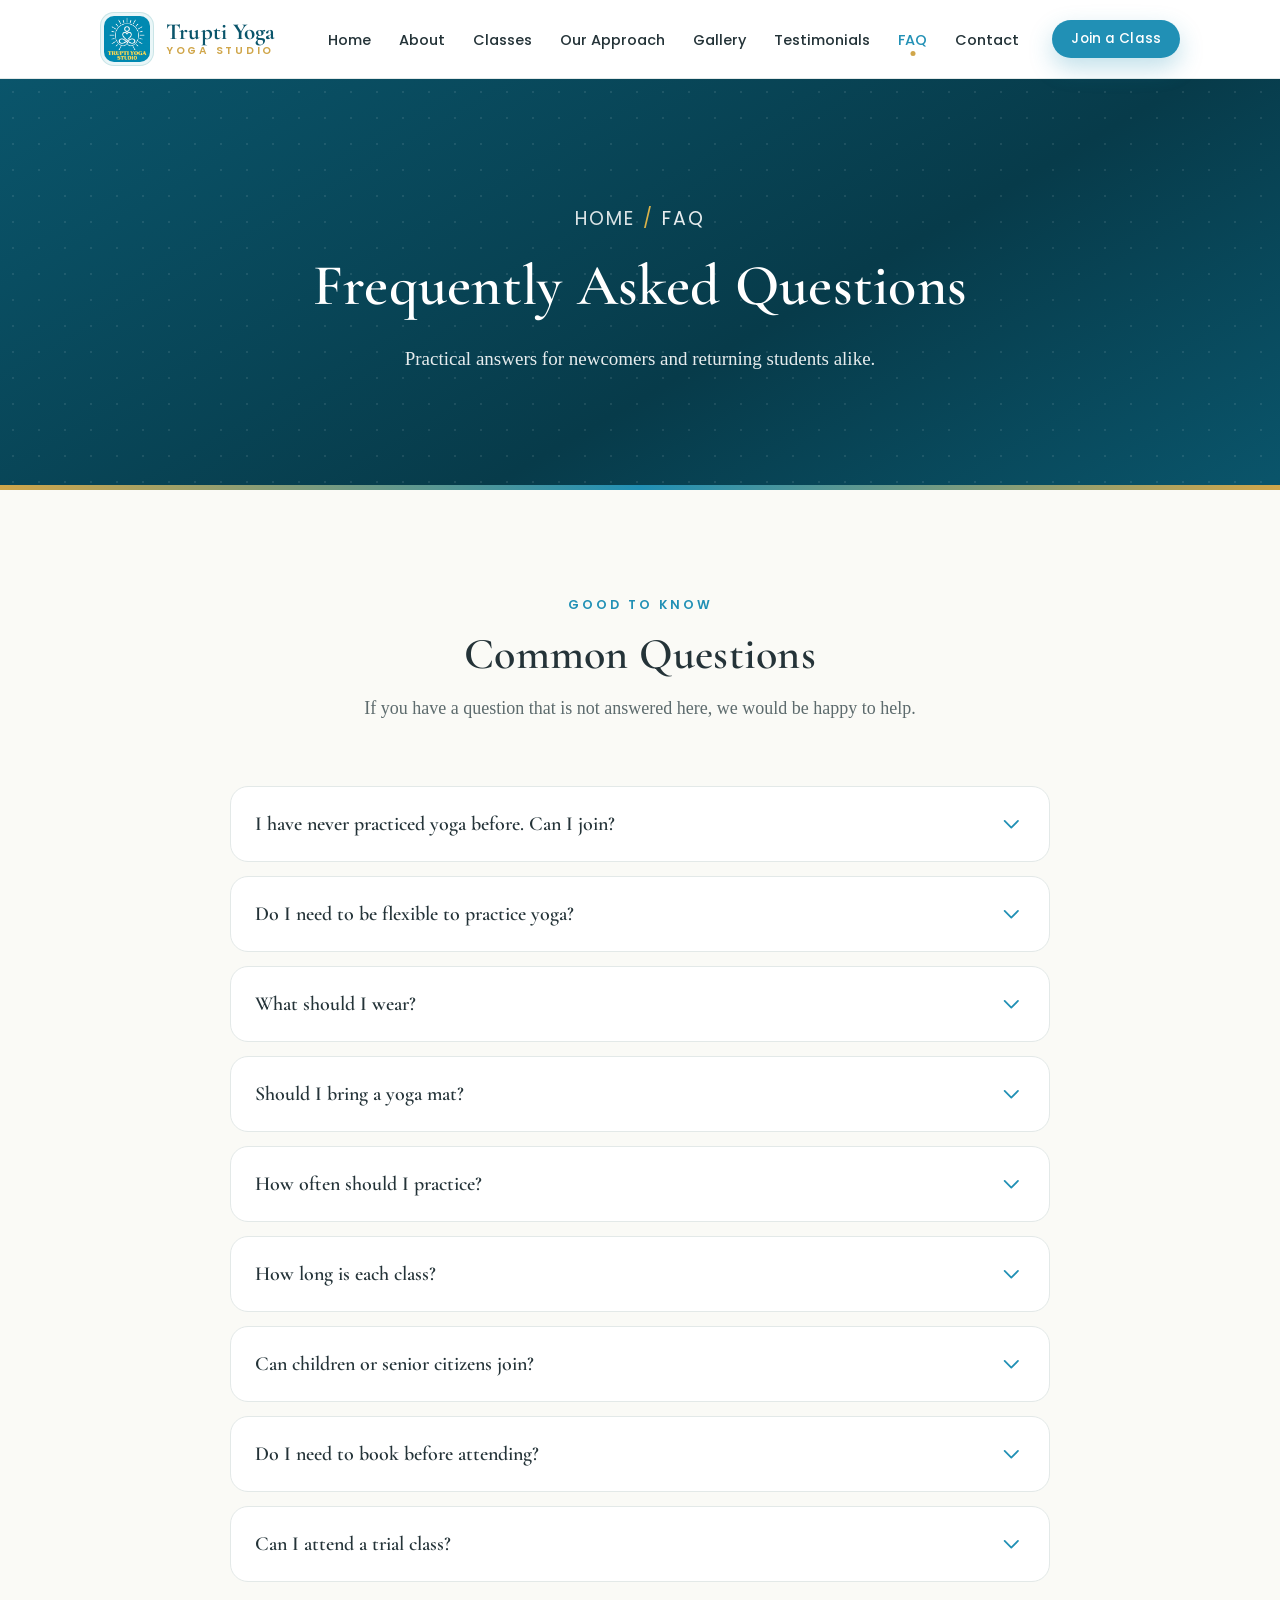
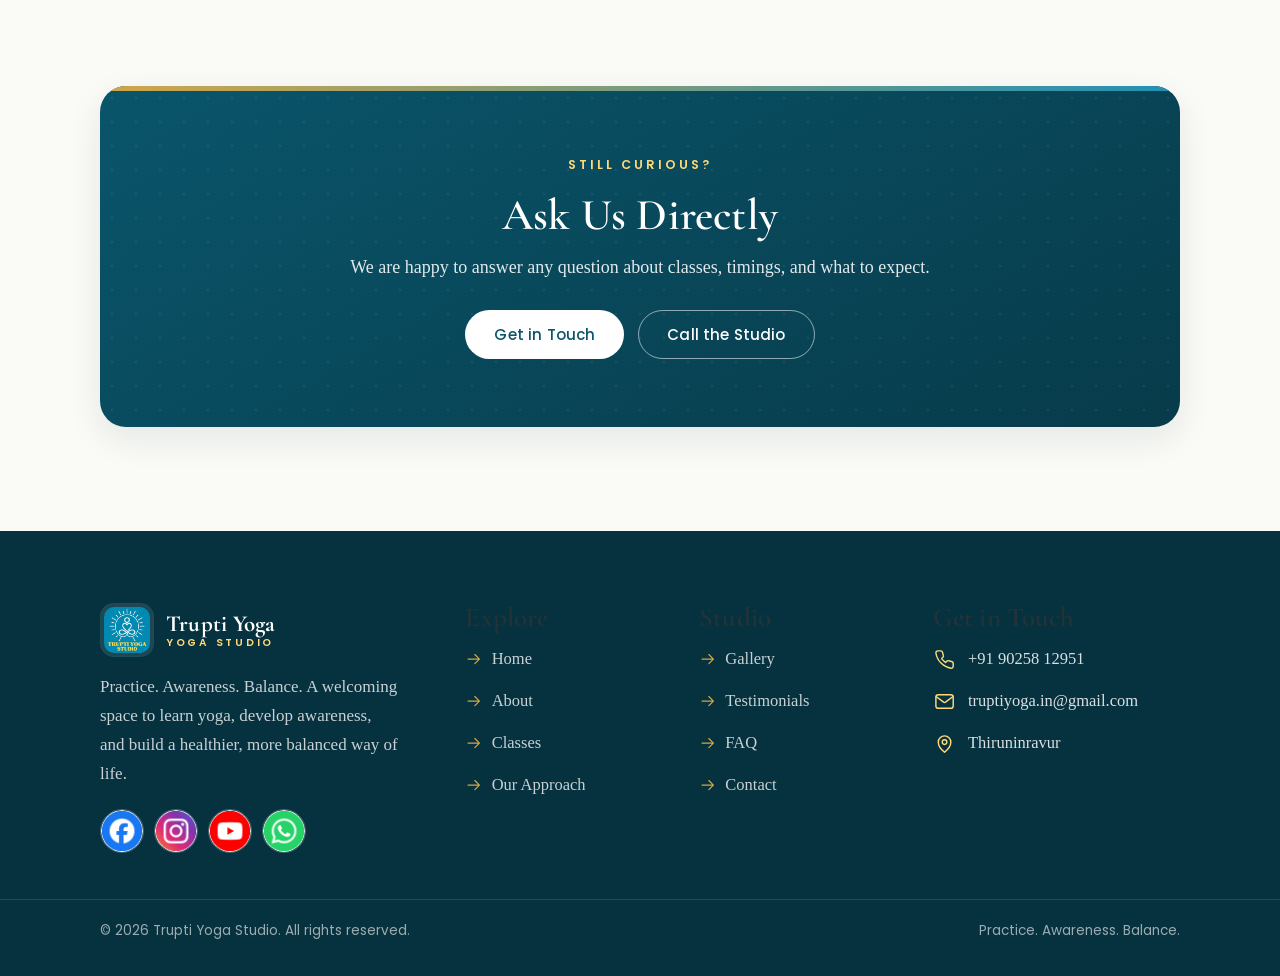
<file: faq.html>
<!DOCTYPE html>
<html lang="en">
<head>
  <meta charset="utf-8">
  <meta name="viewport" content="width=device-width, initial-scale=1">
  <title>FAQ — Trupti Yoga Studio, Chennai</title>
  <meta name="description" content="Answers to common questions about joining Trupti Yoga Studio in Thiruninravur, Chennai — experience, flexibility, what to wear, and more.">
  <link rel="canonical" href="https://truptiyoga.in/faq.html">
  <meta property="og:type" content="website">
  <meta property="og:site_name" content="Trupti Yoga Studio">
  <meta property="og:title" content="Frequently Asked Questions — Trupti Yoga Studio">
  <meta property="og:description" content="Practical answers for newcomers and returning students alike.">
  <meta property="og:url" content="https://truptiyoga.in/faq.html">
  <meta property="og:image" content="https://truptiyoga.in/assets/img-gen/hero/hero.jpg">
  <meta name="twitter:card" content="summary_large_image">
  <link rel="icon" href="assets/img/favicon.png">
  <link rel="apple-touch-icon" href="assets/img/favicon.png">
  <link rel="preconnect" href="https://fonts.googleapis.com">
  <link rel="preconnect" href="https://fonts.gstatic.com" crossorigin>
  <link href="https://fonts.googleapis.com/css2?family=Cormorant+Garamond:wght@500;600;700&family=Poppins:wght@400;500;600:wght@400;500;600&display=swap" rel="stylesheet">
  <link rel="stylesheet" href="assets/css/style.css">
  <script type="application/ld+json">
  {
    "@context": "https://schema.org",
    "@type": "YogaStudio",
    "name": "Trupti Yoga Studio",
    "image": "https://truptiyoga.in/assets/img-gen/hero/hero.jpg",
    "url": "https://truptiyoga.in/",
    "telephone": "+919025812951",
    "email": "truptiyoga.in@gmail.com",
    "address": [
      { "@type": "PostalAddress", "streetAddress": "No. 48B, 6th Street, Sriram Nagar, Thiruninravur", "addressLocality": "Chennai", "postalCode": "602024", "addressCountry": "IN" }
    ]
  }
  </script>
</head>
<body>
  <a class="skip-link" href="#main">Skip to main content</a>
  <header class="site-header">
    <div class="container header-inner">
      <a class="brand" href="index.html" aria-label="Trupti Yoga Studio — home">
        <span class="brand-logo"><img src="assets/img/trupti-logo.jpg" alt="Trupti Yoga Studio logo"></span>
        <span class="brand-text">
          <span class="brand-name">Trupti Yoga</span>
          <span class="brand-tag">Yoga Studio</span>
        </span>
      </a>
      <nav class="nav" aria-label="Primary navigation">
        <ul class="nav-list">
          <li><a class="nav-link" href="index.html">Home</a></li>
          <li><a class="nav-link" href="about.html">About</a></li>
          <li><a class="nav-link" href="classes.html">Classes</a></li>
          <li><a class="nav-link" href="approach.html">Our Approach</a></li>
          <li><a class="nav-link" href="gallery.html">Gallery</a></li>
          <li><a class="nav-link" href="testimonials.html">Testimonials</a></li>
          <li><a class="nav-link" href="faq.html">FAQ</a></li>
          <li><a class="nav-link" href="contact.html">Contact</a></li>
        </ul>
        <a class="btn btn--primary btn--sm nav-cta" href="contact.html">Join a Class</a>
      </nav>
      <button type="button" class="nav-toggle" aria-expanded="false" aria-controls="mobile-menu" aria-label="Open menu">
        <svg class="icon" aria-hidden="true"><use href="assets/icons.svg?v=brand#i-menu"></use></svg>
      </button>
    </div>
  </header>

  <div class="mobile-menu" id="mobile-menu">
    <div class="mobile-menu-top">
      <span class="brand-name" style="color:#fff">Trupti Yoga</span>
      <button type="button" class="mobile-menu-close" aria-label="Close menu">
        <svg class="icon" aria-hidden="true"><use href="assets/icons.svg?v=brand#i-close"></use></svg>
      </button>
    </div>
    <nav aria-label="Mobile navigation">
      <ul class="mobile-nav">
        <li><a class="mobile-nav-link" href="index.html">Home</a></li>
        <li><a class="mobile-nav-link" href="about.html">About</a></li>
        <li><a class="mobile-nav-link" href="classes.html">Classes</a></li>
        <li><a class="mobile-nav-link" href="approach.html">Our Approach</a></li>
        <li><a class="mobile-nav-link" href="gallery.html">Gallery</a></li>
        <li><a class="mobile-nav-link" href="testimonials.html">Testimonials</a></li>
        <li><a class="mobile-nav-link" href="faq.html">FAQ</a></li>
        <li><a class="mobile-nav-link" href="contact.html">Contact</a></li>
      </ul>
    </nav>
    <div class="mobile-menu-foot">
      <a class="btn btn--light" href="contact.html">Join a Class</a>
      <a href="tel:+919025812951"><svg class="icon" aria-hidden="true"><use href="assets/icons.svg?v=brand#i-phone"></use></svg>+91 90258 12951</a>
      <a href="mailto:truptiyoga.in@gmail.com"><svg class="icon" aria-hidden="true"><use href="assets/icons.svg?v=brand#i-mail"></use></svg>truptiyoga.in@gmail.com</a>
      <div class="mobile-menu-social">
        <a href="https://www.facebook.com/Truptiyogain-1676093939148452/" target="_blank" rel="noopener" aria-label="Facebook"><img class="social-img" src="assets/img/social/facebook.jpg" alt="Facebook" width="44" height="44"></a>
        <a href="https://www.instagram.com/truptiyoga.in/profilecard/?igsh=MXFwMzd0Mjl0b3k1cw==" target="_blank" rel="noopener" aria-label="Instagram"><img class="social-img" src="assets/img/social/instagram.jpg" alt="Instagram" width="44" height="44"></a>
        <a href="https://youtube.com/channel/UCzvp51ODq6W5MI6fbsEOo-w" target="_blank" rel="noopener" aria-label="YouTube"><img class="social-img" src="assets/img/social/youtube.jpg" alt="YouTube" width="44" height="44"></a>
        <a href="https://wa.me/+919025812951" target="_blank" rel="noopener" aria-label="WhatsApp"><img class="social-img" src="assets/img/social/whatsapp.jpg" alt="WhatsApp" width="44" height="44"></a>
      </div>
    </div>
  </div>  

  <main id="main">
    <section class="page-hero">
      <div class="page-hero-inner">
        <p class="crumbs"><a href="index.html">Home</a><span class="sep">/</span>FAQ</p>
        <h1>Frequently Asked Questions</h1>
        <p>Practical answers for newcomers and returning students alike.</p>
      </div>
    </section>
    <section class="section">
      <div class="container">
        <div class="sec-head reveal">
          <span class="sec-eyebrow">Good to know</span>
          <h2 class="sec-title">Common Questions</h2>
          <p class="sec-sub">If you have a question that is not answered here, we would be happy to help.</p>
          <span class="sec-divider" aria-hidden="true"></span>
        </div>
        <div id="faq-list" class="faq-list">
          <noscript><p class="sec-sub">Please enable JavaScript to view the FAQ, or call us at <a href="tel:+919025812951">+91 90258 12951</a>.</p></noscript>
        </div>
      </div>
    </section>

    <section class="section section--bare" style="padding-top:0;">
      <div class="container">
        <div class="cta-band reveal">
          <span class="sec-eyebrow" style="color:#ffd97a;">Still curious?</span>
          <h2>Ask Us Directly</h2>
          <p>We are happy to answer any question about classes, timings, and what to expect.</p>
          <div class="hero-actions">
            <a class="btn btn--light" href="contact.html">Get in Touch</a>
            <a class="btn btn--on-dark" href="tel:+919025812951">Call the Studio</a>
          </div>
        </div>
      </div>
    </section>
  </main>

<footer class="site-footer">
    <div class="container">
      <div class="footer-grid">
        <div class="footer-brand">
          <a class="brand" href="index.html">
            <span class="brand-logo"><img src="assets/img/trupti-logo.jpg" alt=""></span>
            <span class="brand-text">
              <span class="brand-name">Trupti Yoga</span>
              <span class="brand-tag">Yoga Studio</span>
            </span>
          </a>
          <p>Practice. Awareness. Balance. A welcoming space to learn yoga, develop awareness, and build a healthier, more balanced way of life.</p>
          <div class="footer-social">
            <a href="https://www.facebook.com/Truptiyogain-1676093939148452/" target="_blank" rel="noopener" aria-label="Facebook"><img class="social-img" src="assets/img/social/facebook.jpg" alt="Facebook" width="44" height="44"></a>
            <a href="https://www.instagram.com/truptiyoga.in/profilecard/?igsh=MXFwMzd0Mjl0b3k1cw==" target="_blank" rel="noopener" aria-label="Instagram"><img class="social-img" src="assets/img/social/instagram.jpg" alt="Instagram" width="44" height="44"></a>
            <a href="https://youtube.com/channel/UCzvp51ODq6W5MI6fbsEOo-w" target="_blank" rel="noopener" aria-label="YouTube"><img class="social-img" src="assets/img/social/youtube.jpg" alt="YouTube" width="44" height="44"></a>
            <a href="https://wa.me/+919025812951" target="_blank" rel="noopener" aria-label="WhatsApp"><img class="social-img" src="assets/img/social/whatsapp.jpg" alt="WhatsApp" width="44" height="44"></a>
          </div>
        </div>
        <div>
          <h3>Explore</h3>
          <ul class="footer-links">
            <li><a href="index.html"><svg class="icon" aria-hidden="true"><use href="assets/icons.svg?v=brand#i-arrow"></use></svg>Home</a></li>
            <li><a href="about.html"><svg class="icon" aria-hidden="true"><use href="assets/icons.svg?v=brand#i-arrow"></use></svg>About</a></li>
            <li><a href="classes.html"><svg class="icon" aria-hidden="true"><use href="assets/icons.svg?v=brand#i-arrow"></use></svg>Classes</a></li>
            <li><a href="approach.html"><svg class="icon" aria-hidden="true"><use href="assets/icons.svg?v=brand#i-arrow"></use></svg>Our Approach</a></li>
          </ul>
        </div>
        <div>
          <h3>Studio</h3>
          <ul class="footer-links">
            <li><a href="gallery.html"><svg class="icon" aria-hidden="true"><use href="assets/icons.svg?v=brand#i-arrow"></use></svg>Gallery</a></li>
            <li><a href="testimonials.html"><svg class="icon" aria-hidden="true"><use href="assets/icons.svg?v=brand#i-arrow"></use></svg>Testimonials</a></li>
            <li><a href="faq.html"><svg class="icon" aria-hidden="true"><use href="assets/icons.svg?v=brand#i-arrow"></use></svg>FAQ</a></li>
            <li><a href="contact.html"><svg class="icon" aria-hidden="true"><use href="assets/icons.svg?v=brand#i-arrow"></use></svg>Contact</a></li>
          </ul>
        </div>
        <div>
          <h3>Get in Touch</h3>
          <ul class="footer-contact">
            <li><a href="tel:+919025812951"><svg class="icon" aria-hidden="true"><use href="assets/icons.svg?v=brand#i-phone"></use></svg>+91 90258 12951</a></li>
            <li><a href="mailto:truptiyoga.in@gmail.com"><svg class="icon" aria-hidden="true"><use href="assets/icons.svg?v=brand#i-mail"></use></svg>truptiyoga.in@gmail.com</a></li>
            <li><a href="contact.html"><svg class="icon" aria-hidden="true"><use href="assets/icons.svg?v=brand#i-pin"></use></svg>Thiruninravur</a></li>
          </ul>
        </div>
      </div>
    </div>
    <div class="footer-bottom">
      <div class="container footer-bottom-inner">
        <p>© <span id="year"></span> Trupti Yoga Studio. All rights reserved.</p>
        <p>Practice. Awareness. Balance.</p>
      </div>
    </div>
  </footer>

  <button type="button" class="scroll-top" aria-label="Back to top">
    <svg class="icon" aria-hidden="true"><use href="assets/icons.svg?v=brand#i-chevron"></use></svg>
  </button>

  <script src="assets/js/site-data.js"></script>
  <script src="assets/js/main.js"></script>
</body>
</html>
</file>
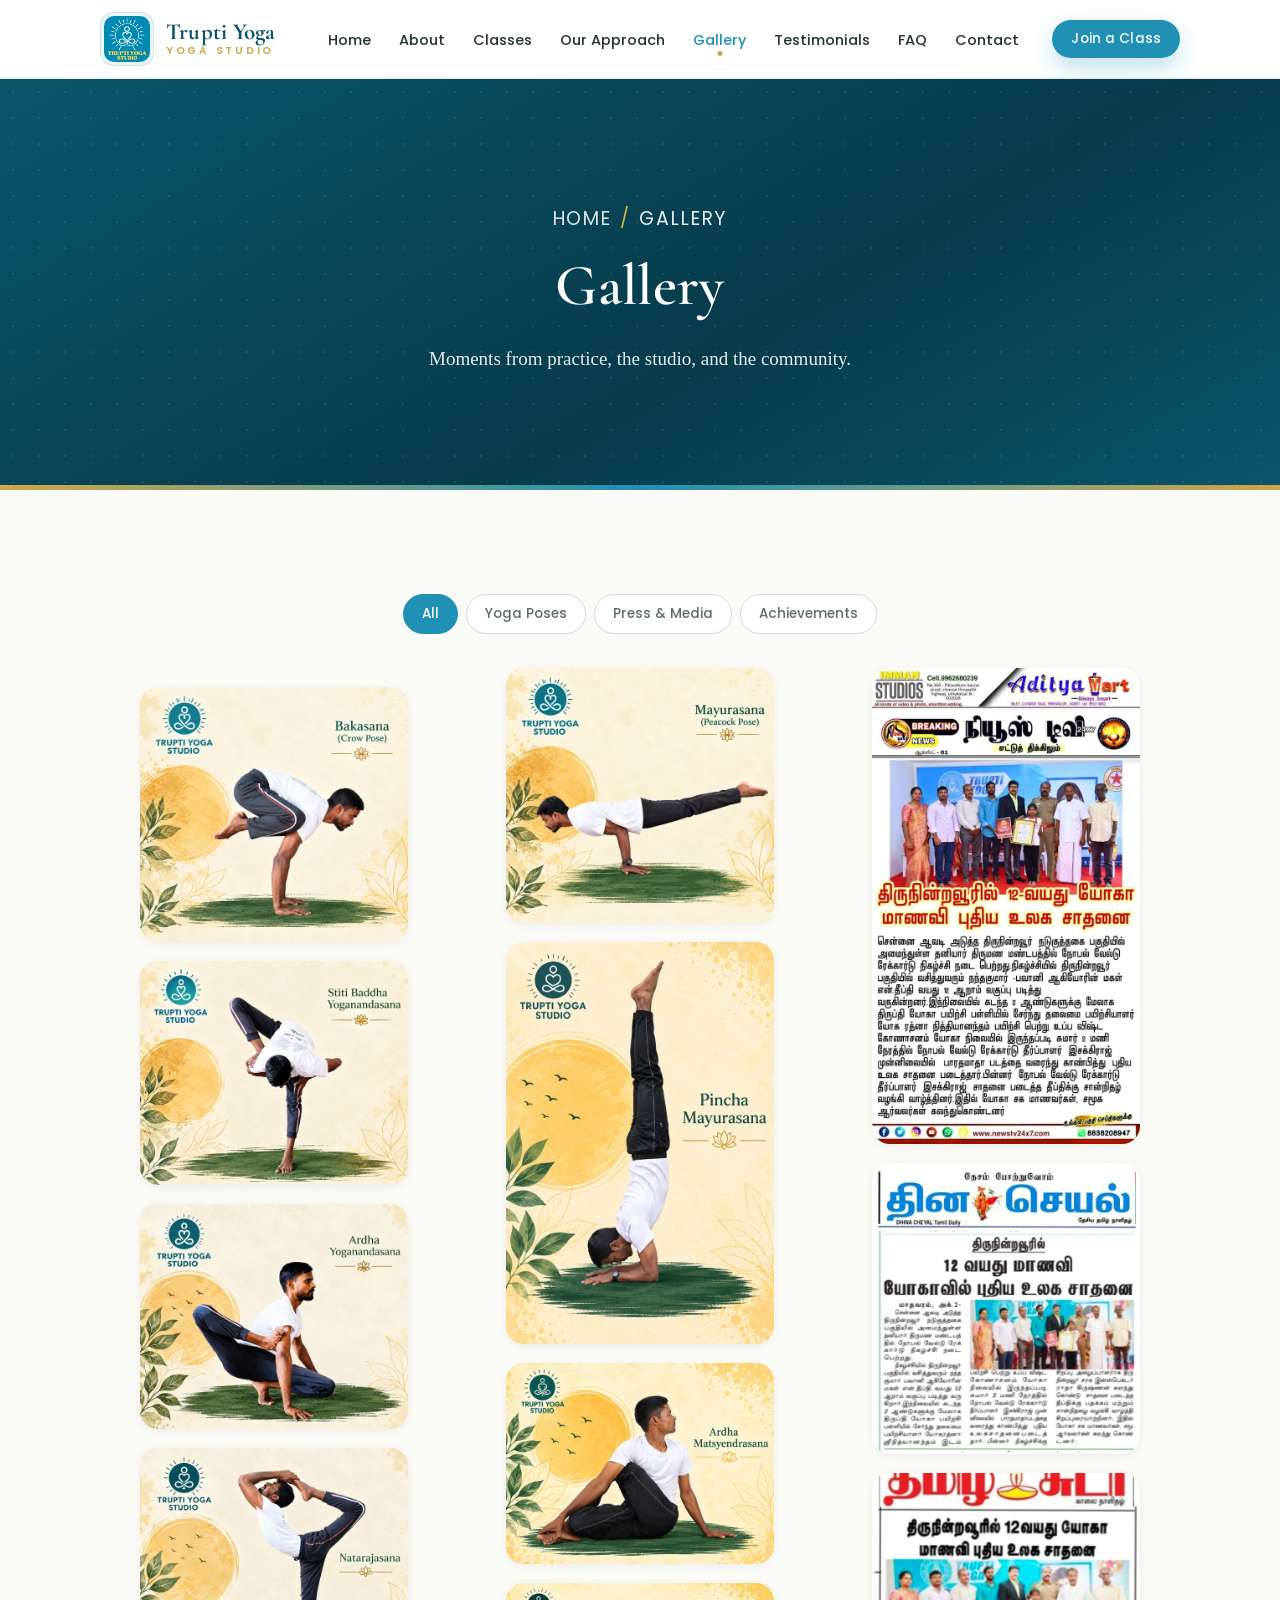
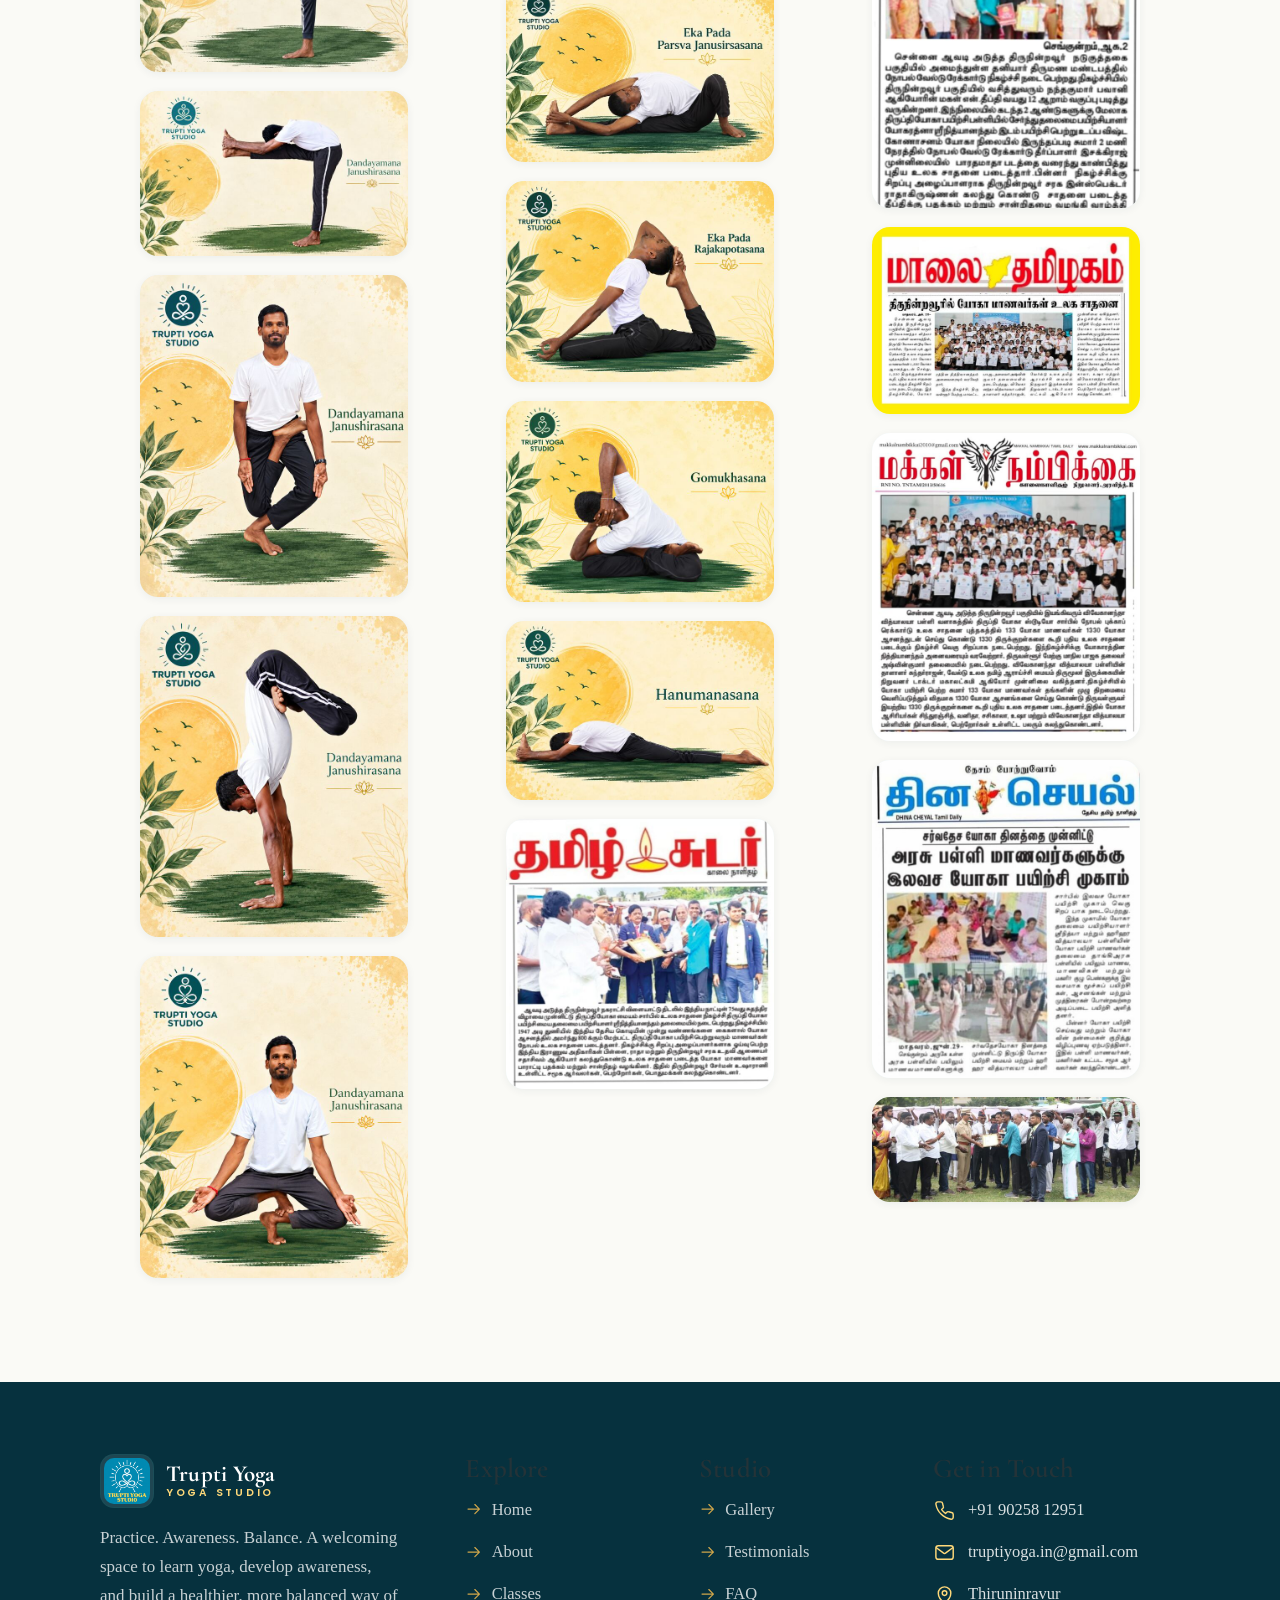
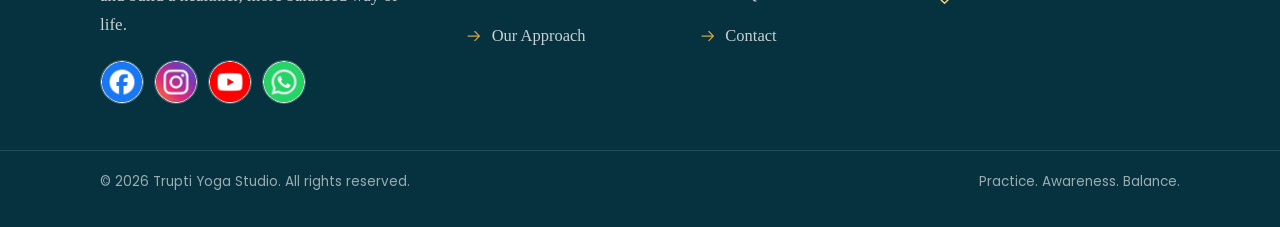
<file: gallery.html>
<!DOCTYPE html>
<html lang="en">
<head>
  <meta charset="utf-8">
  <meta name="viewport" content="width=device-width, initial-scale=1">
  <title>Gallery — Trupti Yoga Studio, Chennai</title>
  <meta name="description" content="Browse photographs from yoga classes, the studio, and community moments at Trupti Yoga Studio in Thiruninravur, Chennai.">
  <link rel="canonical" href="https://truptiyoga.in/gallery.html">
  <meta property="og:type" content="website">
  <meta property="og:site_name" content="Trupti Yoga Studio">
  <meta property="og:title" content="Gallery — Trupti Yoga Studio">
  <meta property="og:description" content="Moments from practice, the studio, and the community.">
  <meta property="og:url" content="https://truptiyoga.in/gallery.html">
  <meta property="og:image" content="https://truptiyoga.in/assets/img-gen/gallery/gal-pose-01.jpg">
  <meta name="twitter:card" content="summary_large_image">
  <link rel="icon" href="assets/img/favicon.png">
  <link rel="apple-touch-icon" href="assets/img/favicon.png">
  <link rel="preconnect" href="https://fonts.googleapis.com">
  <link rel="preconnect" href="https://fonts.gstatic.com" crossorigin>
  <link href="https://fonts.googleapis.com/css2?family=Cormorant+Garamond:wght@500;600;700&family=Poppins:wght@400;500;600:wght@400;500;600&display=swap" rel="stylesheet">
  <link rel="stylesheet" href="assets/css/style.css">
  <script type="application/ld+json">
  {
    "@context": "https://schema.org",
    "@type": "YogaStudio",
    "name": "Trupti Yoga Studio",
    "image": "https://truptiyoga.in/assets/img-gen/hero/hero.jpg",
    "url": "https://truptiyoga.in/",
    "telephone": "+919025812951",
    "email": "truptiyoga.in@gmail.com",
    "address": [
      { "@type": "PostalAddress", "streetAddress": "No. 48B, 6th Street, Sriram Nagar, Thiruninravur", "addressLocality": "Chennai", "postalCode": "602024", "addressCountry": "IN" }
    ]
  }
  </script>
</head>
<body>
  <a class="skip-link" href="#main">Skip to main content</a>
  <header class="site-header">
    <div class="container header-inner">
      <a class="brand" href="index.html" aria-label="Trupti Yoga Studio — home">
        <span class="brand-logo"><img src="assets/img/trupti-logo.jpg" alt="Trupti Yoga Studio logo"></span>
        <span class="brand-text">
          <span class="brand-name">Trupti Yoga</span>
          <span class="brand-tag">Yoga Studio</span>
        </span>
      </a>
      <nav class="nav" aria-label="Primary navigation">
        <ul class="nav-list">
          <li><a class="nav-link" href="index.html">Home</a></li>
          <li><a class="nav-link" href="about.html">About</a></li>
          <li><a class="nav-link" href="classes.html">Classes</a></li>
          <li><a class="nav-link" href="approach.html">Our Approach</a></li>
          <li><a class="nav-link" href="gallery.html">Gallery</a></li>
          <li><a class="nav-link" href="testimonials.html">Testimonials</a></li>
          <li><a class="nav-link" href="faq.html">FAQ</a></li>
          <li><a class="nav-link" href="contact.html">Contact</a></li>
        </ul>
        <a class="btn btn--primary btn--sm nav-cta" href="contact.html">Join a Class</a>
      </nav>
      <button type="button" class="nav-toggle" aria-expanded="false" aria-controls="mobile-menu" aria-label="Open menu">
        <svg class="icon" aria-hidden="true"><use href="assets/icons.svg?v=brand#i-menu"></use></svg>
      </button>
    </div>
  </header>

  <div class="mobile-menu" id="mobile-menu">
    <div class="mobile-menu-top">
      <span class="brand-name" style="color:#fff">Trupti Yoga</span>
      <button type="button" class="mobile-menu-close" aria-label="Close menu">
        <svg class="icon" aria-hidden="true"><use href="assets/icons.svg?v=brand#i-close"></use></svg>
      </button>
    </div>
    <nav aria-label="Mobile navigation">
      <ul class="mobile-nav">
        <li><a class="mobile-nav-link" href="index.html">Home</a></li>
        <li><a class="mobile-nav-link" href="about.html">About</a></li>
        <li><a class="mobile-nav-link" href="classes.html">Classes</a></li>
        <li><a class="mobile-nav-link" href="approach.html">Our Approach</a></li>
        <li><a class="mobile-nav-link" href="gallery.html">Gallery</a></li>
        <li><a class="mobile-nav-link" href="testimonials.html">Testimonials</a></li>
        <li><a class="mobile-nav-link" href="faq.html">FAQ</a></li>
        <li><a class="mobile-nav-link" href="contact.html">Contact</a></li>
      </ul>
    </nav>
    <div class="mobile-menu-foot">
      <a class="btn btn--light" href="contact.html">Join a Class</a>
      <a href="tel:+919025812951"><svg class="icon" aria-hidden="true"><use href="assets/icons.svg?v=brand#i-phone"></use></svg>+91 90258 12951</a>
      <a href="mailto:truptiyoga.in@gmail.com"><svg class="icon" aria-hidden="true"><use href="assets/icons.svg?v=brand#i-mail"></use></svg>truptiyoga.in@gmail.com</a>
      <div class="mobile-menu-social">
        <a href="https://www.facebook.com/Truptiyogain-1676093939148452/" target="_blank" rel="noopener" aria-label="Facebook"><img class="social-img" src="assets/img/social/facebook.jpg" alt="Facebook" width="44" height="44"></a>
        <a href="https://www.instagram.com/truptiyoga.in/profilecard/?igsh=MXFwMzd0Mjl0b3k1cw==" target="_blank" rel="noopener" aria-label="Instagram"><img class="social-img" src="assets/img/social/instagram.jpg" alt="Instagram" width="44" height="44"></a>
        <a href="https://youtube.com/channel/UCzvp51ODq6W5MI6fbsEOo-w" target="_blank" rel="noopener" aria-label="YouTube"><img class="social-img" src="assets/img/social/youtube.jpg" alt="YouTube" width="44" height="44"></a>
        <a href="https://wa.me/+919025812951" target="_blank" rel="noopener" aria-label="WhatsApp"><img class="social-img" src="assets/img/social/whatsapp.jpg" alt="WhatsApp" width="44" height="44"></a>
      </div>
    </div>
  </div>  

  <main id="main">
    <section class="page-hero">
      <div class="page-hero-inner">
        <p class="crumbs"><a href="index.html">Home</a><span class="sep">/</span>Gallery</p>
        <h1>Gallery</h1>
        <p>Moments from practice, the studio, and the community.</p>
      </div>
    </section>
    <section class="section">
      <div class="container">
        <div id="gallery-filters" class="filters" role="group" aria-label="Filter gallery">
          <noscript><span class="filter-btn is-active">All</span></noscript>
        </div>
        <div id="gallery-grid" class="gallery-grid">
          <noscript><p class="sec-sub">Please enable JavaScript to view the gallery, or <a href="contact.html">contact the studio</a>. Photographs are also shared on our Facebook and Instagram pages.</p></noscript>
        </div>
        <p class="gallery-empty">No photographs in this category yet.</p>
      </div>
    </section>

    <dialog id="lightbox" class="lightbox" aria-label="Image viewer">
      <span id="lb-heading" class="visually-hidden"></span>
      <button type="button" id="lb-prev" class="lb-nav lb-prev" aria-label="Previous image">&#8592;</button>
      <button type="button" id="lb-next" class="lb-nav lb-next" aria-label="Next image">&#8594;</button>
      <div class="lb-media"><img id="lb-img" alt=""></div>
      <div class="lb-meta">
        <span id="lb-caption" class="lb-caption"></span>
        <button type="button" id="lb-close" class="lb-close" aria-label="Close image viewer">&#215;</button>
      </div>
    </dialog>

  </main>

<footer class="site-footer">
    <div class="container">
      <div class="footer-grid">
        <div class="footer-brand">
          <a class="brand" href="index.html">
            <span class="brand-logo"><img src="assets/img/trupti-logo.jpg" alt=""></span>
            <span class="brand-text">
              <span class="brand-name">Trupti Yoga</span>
              <span class="brand-tag">Yoga Studio</span>
            </span>
          </a>
          <p>Practice. Awareness. Balance. A welcoming space to learn yoga, develop awareness, and build a healthier, more balanced way of life.</p>
          <div class="footer-social">
            <a href="https://www.facebook.com/Truptiyogain-1676093939148452/" target="_blank" rel="noopener" aria-label="Facebook"><img class="social-img" src="assets/img/social/facebook.jpg" alt="Facebook" width="44" height="44"></a>
            <a href="https://www.instagram.com/truptiyoga.in/profilecard/?igsh=MXFwMzd0Mjl0b3k1cw==" target="_blank" rel="noopener" aria-label="Instagram"><img class="social-img" src="assets/img/social/instagram.jpg" alt="Instagram" width="44" height="44"></a>
            <a href="https://youtube.com/channel/UCzvp51ODq6W5MI6fbsEOo-w" target="_blank" rel="noopener" aria-label="YouTube"><img class="social-img" src="assets/img/social/youtube.jpg" alt="YouTube" width="44" height="44"></a>
            <a href="https://wa.me/+919025812951" target="_blank" rel="noopener" aria-label="WhatsApp"><img class="social-img" src="assets/img/social/whatsapp.jpg" alt="WhatsApp" width="44" height="44"></a>
          </div>
        </div>
        <div>
          <h3>Explore</h3>
          <ul class="footer-links">
            <li><a href="index.html"><svg class="icon" aria-hidden="true"><use href="assets/icons.svg?v=brand#i-arrow"></use></svg>Home</a></li>
            <li><a href="about.html"><svg class="icon" aria-hidden="true"><use href="assets/icons.svg?v=brand#i-arrow"></use></svg>About</a></li>
            <li><a href="classes.html"><svg class="icon" aria-hidden="true"><use href="assets/icons.svg?v=brand#i-arrow"></use></svg>Classes</a></li>
            <li><a href="approach.html"><svg class="icon" aria-hidden="true"><use href="assets/icons.svg?v=brand#i-arrow"></use></svg>Our Approach</a></li>
          </ul>
        </div>
        <div>
          <h3>Studio</h3>
          <ul class="footer-links">
            <li><a href="gallery.html"><svg class="icon" aria-hidden="true"><use href="assets/icons.svg?v=brand#i-arrow"></use></svg>Gallery</a></li>
            <li><a href="testimonials.html"><svg class="icon" aria-hidden="true"><use href="assets/icons.svg?v=brand#i-arrow"></use></svg>Testimonials</a></li>
            <li><a href="faq.html"><svg class="icon" aria-hidden="true"><use href="assets/icons.svg?v=brand#i-arrow"></use></svg>FAQ</a></li>
            <li><a href="contact.html"><svg class="icon" aria-hidden="true"><use href="assets/icons.svg?v=brand#i-arrow"></use></svg>Contact</a></li>
          </ul>
        </div>
        <div>
          <h3>Get in Touch</h3>
          <ul class="footer-contact">
            <li><a href="tel:+919025812951"><svg class="icon" aria-hidden="true"><use href="assets/icons.svg?v=brand#i-phone"></use></svg>+91 90258 12951</a></li>
            <li><a href="mailto:truptiyoga.in@gmail.com"><svg class="icon" aria-hidden="true"><use href="assets/icons.svg?v=brand#i-mail"></use></svg>truptiyoga.in@gmail.com</a></li>
            <li><a href="contact.html"><svg class="icon" aria-hidden="true"><use href="assets/icons.svg?v=brand#i-pin"></use></svg>Thiruninravur</a></li>
          </ul>
        </div>
      </div>
    </div>
    <div class="footer-bottom">
      <div class="container footer-bottom-inner">
        <p>© <span id="year"></span> Trupti Yoga Studio. All rights reserved.</p>
        <p>Practice. Awareness. Balance.</p>
      </div>
    </div>
  </footer>

  <button type="button" class="scroll-top" aria-label="Back to top">
    <svg class="icon" aria-hidden="true"><use href="assets/icons.svg?v=brand#i-chevron"></use></svg>
  </button>

  <script src="assets/js/site-data.js"></script>
  <script src="assets/js/main.js"></script>
</body>
</html>
</file>
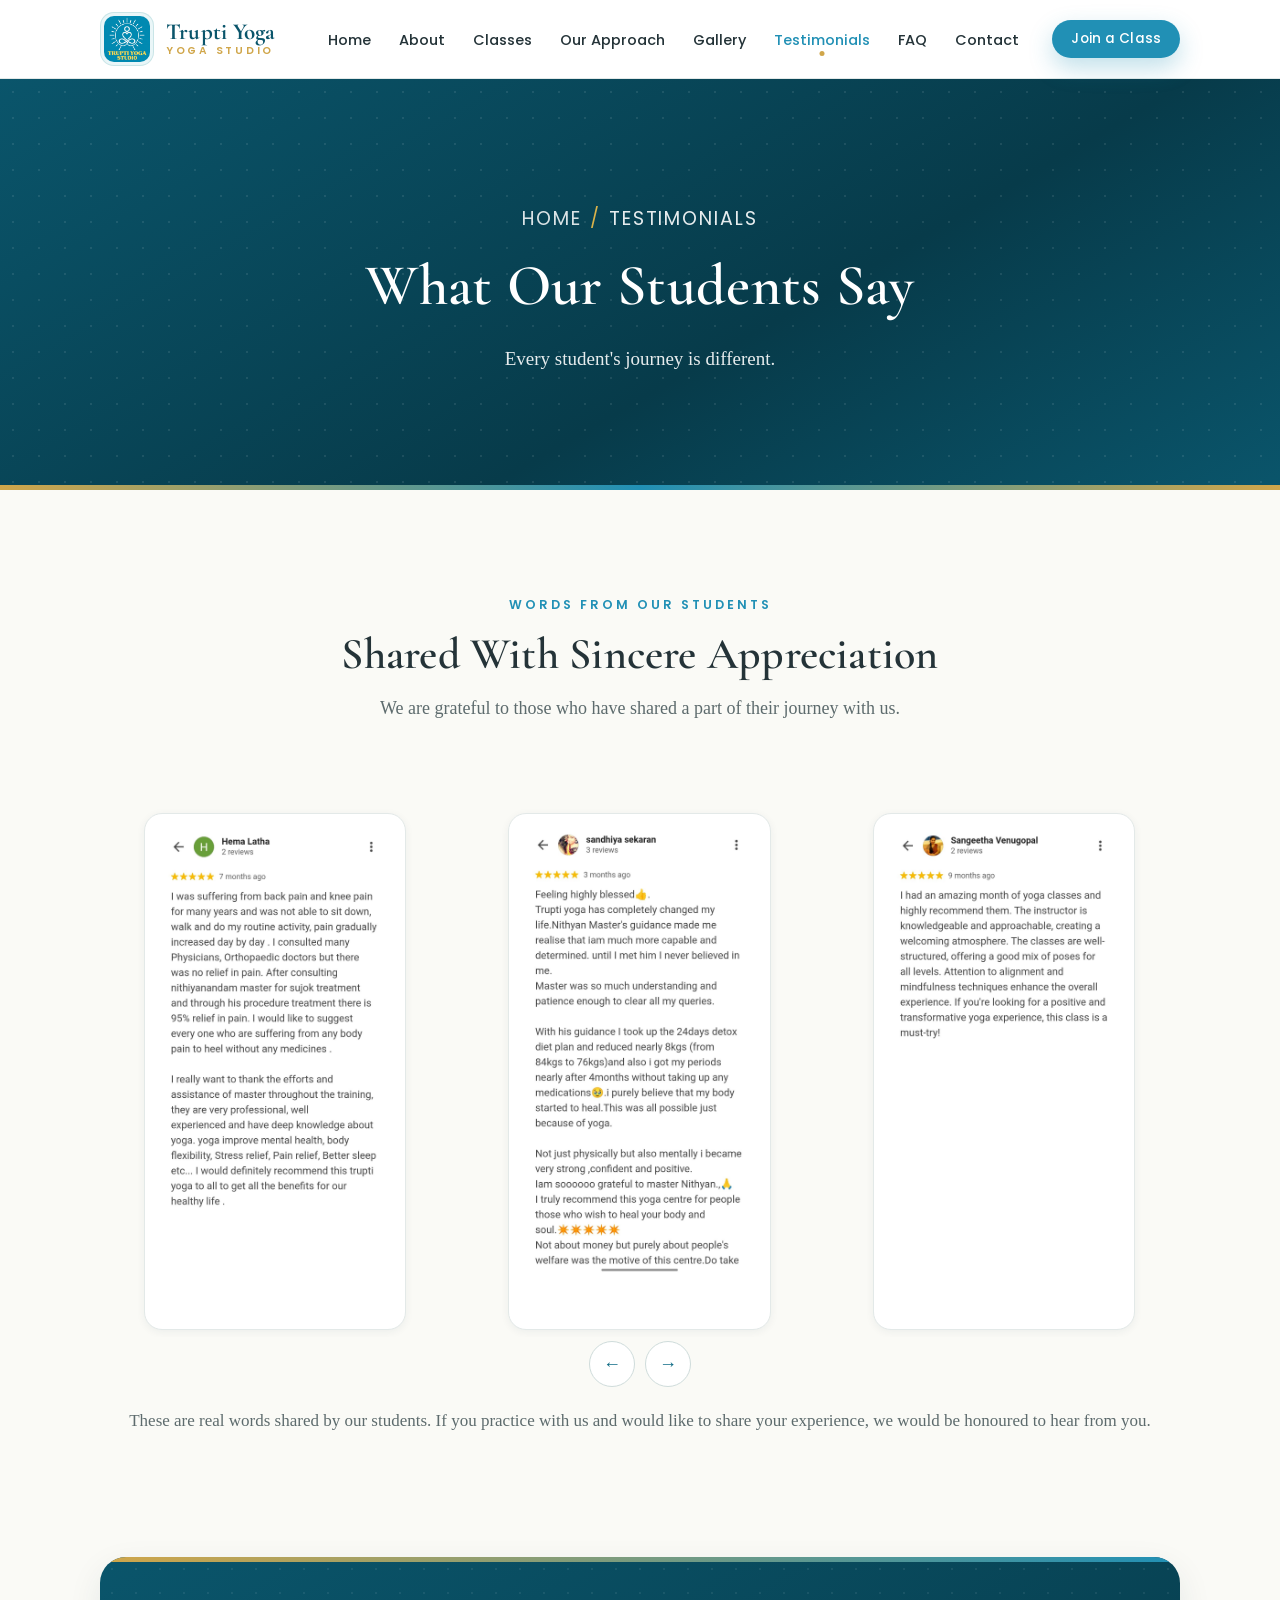
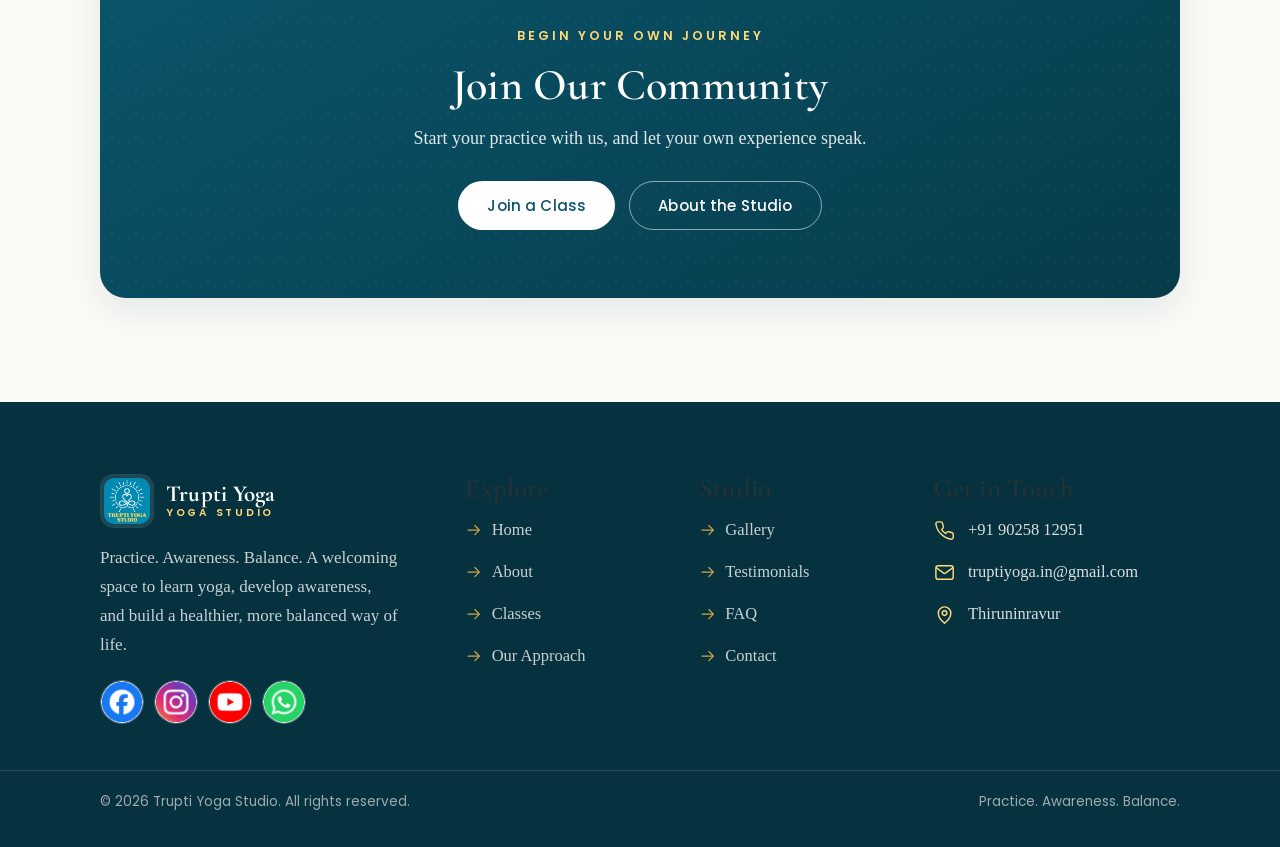
<file: testimonials.html>
<!DOCTYPE html>
<html lang="en">
<head>
  <meta charset="utf-8">
  <meta name="viewport" content="width=device-width, initial-scale=1">
  <title>Testimonials — Trupti Yoga Studio, Chennai</title>
  <meta name="description" content="Read what students share about practicing at Trupti Yoga Studio in Thiruninravur, Chennai.">
  <link rel="canonical" href="https://truptiyoga.in/testimonials.html">
  <meta property="og:type" content="website">
  <meta property="og:site_name" content="Trupti Yoga Studio">
  <meta property="og:title" content="What Our Students Say — Trupti Yoga Studio">
  <meta property="og:description" content="Every student's journey is different. We are grateful to those who shared a part of theirs.">
  <meta property="og:url" content="https://truptiyoga.in/testimonials.html">
  <meta property="og:image" content="https://truptiyoga.in/assets/img-gen/hero/hero.jpg">
  <meta name="twitter:card" content="summary_large_image">
  <link rel="icon" href="assets/img/favicon.png">
  <link rel="apple-touch-icon" href="assets/img/favicon.png">
  <link rel="preconnect" href="https://fonts.googleapis.com">
  <link rel="preconnect" href="https://fonts.gstatic.com" crossorigin>
  <link href="https://fonts.googleapis.com/css2?family=Cormorant+Garamond:wght@500;600;700&family=Poppins:wght@400;500;600:wght@400;500;600&display=swap" rel="stylesheet">
  <link rel="stylesheet" href="assets/css/style.css">
  <script type="application/ld+json">
  {
    "@context": "https://schema.org",
    "@type": "YogaStudio",
    "name": "Trupti Yoga Studio",
    "image": "https://truptiyoga.in/assets/img-gen/hero/hero.jpg",
    "url": "https://truptiyoga.in/",
    "telephone": "+919025812951",
    "email": "truptiyoga.in@gmail.com",
    "address": [
      { "@type": "PostalAddress", "streetAddress": "No. 48B, 6th Street, Sriram Nagar, Thiruninravur", "addressLocality": "Chennai", "postalCode": "602024", "addressCountry": "IN" }
    ]
  }
  </script>
</head>
<body>
  <a class="skip-link" href="#main">Skip to main content</a>
  <header class="site-header">
    <div class="container header-inner">
      <a class="brand" href="index.html" aria-label="Trupti Yoga Studio — home">
        <span class="brand-logo"><img src="assets/img/trupti-logo.jpg" alt="Trupti Yoga Studio logo"></span>
        <span class="brand-text">
          <span class="brand-name">Trupti Yoga</span>
          <span class="brand-tag">Yoga Studio</span>
        </span>
      </a>
      <nav class="nav" aria-label="Primary navigation">
        <ul class="nav-list">
          <li><a class="nav-link" href="index.html">Home</a></li>
          <li><a class="nav-link" href="about.html">About</a></li>
          <li><a class="nav-link" href="classes.html">Classes</a></li>
          <li><a class="nav-link" href="approach.html">Our Approach</a></li>
          <li><a class="nav-link" href="gallery.html">Gallery</a></li>
          <li><a class="nav-link" href="testimonials.html">Testimonials</a></li>
          <li><a class="nav-link" href="faq.html">FAQ</a></li>
          <li><a class="nav-link" href="contact.html">Contact</a></li>
        </ul>
        <a class="btn btn--primary btn--sm nav-cta" href="contact.html">Join a Class</a>
      </nav>
      <button type="button" class="nav-toggle" aria-expanded="false" aria-controls="mobile-menu" aria-label="Open menu">
        <svg class="icon" aria-hidden="true"><use href="assets/icons.svg?v=brand#i-menu"></use></svg>
      </button>
    </div>
  </header>

  <div class="mobile-menu" id="mobile-menu">
    <div class="mobile-menu-top">
      <span class="brand-name" style="color:#fff">Trupti Yoga</span>
      <button type="button" class="mobile-menu-close" aria-label="Close menu">
        <svg class="icon" aria-hidden="true"><use href="assets/icons.svg?v=brand#i-close"></use></svg>
      </button>
    </div>
    <nav aria-label="Mobile navigation">
      <ul class="mobile-nav">
        <li><a class="mobile-nav-link" href="index.html">Home</a></li>
        <li><a class="mobile-nav-link" href="about.html">About</a></li>
        <li><a class="mobile-nav-link" href="classes.html">Classes</a></li>
        <li><a class="mobile-nav-link" href="approach.html">Our Approach</a></li>
        <li><a class="mobile-nav-link" href="gallery.html">Gallery</a></li>
        <li><a class="mobile-nav-link" href="testimonials.html">Testimonials</a></li>
        <li><a class="mobile-nav-link" href="faq.html">FAQ</a></li>
        <li><a class="mobile-nav-link" href="contact.html">Contact</a></li>
      </ul>
    </nav>
    <div class="mobile-menu-foot">
      <a class="btn btn--light" href="contact.html">Join a Class</a>
      <a href="tel:+919025812951"><svg class="icon" aria-hidden="true"><use href="assets/icons.svg?v=brand#i-phone"></use></svg>+91 90258 12951</a>
      <a href="mailto:truptiyoga.in@gmail.com"><svg class="icon" aria-hidden="true"><use href="assets/icons.svg?v=brand#i-mail"></use></svg>truptiyoga.in@gmail.com</a>
      <div class="mobile-menu-social">
        <a href="https://www.facebook.com/Truptiyogain-1676093939148452/" target="_blank" rel="noopener" aria-label="Facebook"><img class="social-img" src="assets/img/social/facebook.jpg" alt="Facebook" width="44" height="44"></a>
        <a href="https://www.instagram.com/truptiyoga.in/profilecard/?igsh=MXFwMzd0Mjl0b3k1cw==" target="_blank" rel="noopener" aria-label="Instagram"><img class="social-img" src="assets/img/social/instagram.jpg" alt="Instagram" width="44" height="44"></a>
        <a href="https://youtube.com/channel/UCzvp51ODq6W5MI6fbsEOo-w" target="_blank" rel="noopener" aria-label="YouTube"><img class="social-img" src="assets/img/social/youtube.jpg" alt="YouTube" width="44" height="44"></a>
        <a href="https://wa.me/+919025812951" target="_blank" rel="noopener" aria-label="WhatsApp"><img class="social-img" src="assets/img/social/whatsapp.jpg" alt="WhatsApp" width="44" height="44"></a>
      </div>
    </div>
  </div>  

  <main id="main">
    <section class="page-hero">
      <div class="page-hero-inner">
        <p class="crumbs"><a href="index.html">Home</a><span class="sep">/</span>Testimonials</p>
        <h1>What Our Students Say</h1>
        <p>Every student's journey is different.</p>
      </div>
    </section>
    <section class="section">
      <div class="container">
        <div class="sec-head reveal">
          <span class="sec-eyebrow">Words from our students</span>
          <h2 class="sec-title">Shared With Sincere Appreciation</h2>
          <p class="sec-sub">We are grateful to those who have shared a part of their journey with us.</p>
          <span class="sec-divider" aria-hidden="true"></span>
        </div>
        <div class="testimonial-shell reveal">
          <div id="testimonial-track" class="testimonial-track">
            <noscript><p class="sec-sub">Please enable JavaScript to view student feedback, or <a href="contact.html">contact the studio</a>. Testimonials are also shared on our social media pages.</p></noscript>
          </div>
          <div class="testimonial-actions">
            <button type="button" class="testimonial-btn testimonial-prev" aria-label="Previous testimonials">&#8592;</button>
            <button type="button" class="testimonial-btn testimonial-next" aria-label="Next testimonials">&#8594;</button>
          </div>
        </div>
        <p class="testimonials-note">These are real words shared by our students. If you practice with us and would like to share your experience, we would be honoured to hear from you.</p>
      </div>
    </section>

    <section class="section section--bare" style="padding-top:0;">
      <div class="container">
        <div class="cta-band reveal">
          <span class="sec-eyebrow" style="color:#ffd97a;">Begin your own journey</span>
          <h2>Join Our Community</h2>
          <p>Start your practice with us, and let your own experience speak.</p>
          <div class="hero-actions">
            <a class="btn btn--light" href="contact.html">Join a Class</a>
            <a class="btn btn--on-dark" href="about.html">About the Studio</a>
          </div>
        </div>
      </div>
    </section>
  </main>

<footer class="site-footer">
    <div class="container">
      <div class="footer-grid">
        <div class="footer-brand">
          <a class="brand" href="index.html">
            <span class="brand-logo"><img src="assets/img/trupti-logo.jpg" alt=""></span>
            <span class="brand-text">
              <span class="brand-name">Trupti Yoga</span>
              <span class="brand-tag">Yoga Studio</span>
            </span>
          </a>
          <p>Practice. Awareness. Balance. A welcoming space to learn yoga, develop awareness, and build a healthier, more balanced way of life.</p>
          <div class="footer-social">
            <a href="https://www.facebook.com/Truptiyogain-1676093939148452/" target="_blank" rel="noopener" aria-label="Facebook"><img class="social-img" src="assets/img/social/facebook.jpg" alt="Facebook" width="44" height="44"></a>
            <a href="https://www.instagram.com/truptiyoga.in/profilecard/?igsh=MXFwMzd0Mjl0b3k1cw==" target="_blank" rel="noopener" aria-label="Instagram"><img class="social-img" src="assets/img/social/instagram.jpg" alt="Instagram" width="44" height="44"></a>
            <a href="https://youtube.com/channel/UCzvp51ODq6W5MI6fbsEOo-w" target="_blank" rel="noopener" aria-label="YouTube"><img class="social-img" src="assets/img/social/youtube.jpg" alt="YouTube" width="44" height="44"></a>
            <a href="https://wa.me/+919025812951" target="_blank" rel="noopener" aria-label="WhatsApp"><img class="social-img" src="assets/img/social/whatsapp.jpg" alt="WhatsApp" width="44" height="44"></a>
          </div>
        </div>
        <div>
          <h3>Explore</h3>
          <ul class="footer-links">
            <li><a href="index.html"><svg class="icon" aria-hidden="true"><use href="assets/icons.svg?v=brand#i-arrow"></use></svg>Home</a></li>
            <li><a href="about.html"><svg class="icon" aria-hidden="true"><use href="assets/icons.svg?v=brand#i-arrow"></use></svg>About</a></li>
            <li><a href="classes.html"><svg class="icon" aria-hidden="true"><use href="assets/icons.svg?v=brand#i-arrow"></use></svg>Classes</a></li>
            <li><a href="approach.html"><svg class="icon" aria-hidden="true"><use href="assets/icons.svg?v=brand#i-arrow"></use></svg>Our Approach</a></li>
          </ul>
        </div>
        <div>
          <h3>Studio</h3>
          <ul class="footer-links">
            <li><a href="gallery.html"><svg class="icon" aria-hidden="true"><use href="assets/icons.svg?v=brand#i-arrow"></use></svg>Gallery</a></li>
            <li><a href="testimonials.html"><svg class="icon" aria-hidden="true"><use href="assets/icons.svg?v=brand#i-arrow"></use></svg>Testimonials</a></li>
            <li><a href="faq.html"><svg class="icon" aria-hidden="true"><use href="assets/icons.svg?v=brand#i-arrow"></use></svg>FAQ</a></li>
            <li><a href="contact.html"><svg class="icon" aria-hidden="true"><use href="assets/icons.svg?v=brand#i-arrow"></use></svg>Contact</a></li>
          </ul>
        </div>
        <div>
          <h3>Get in Touch</h3>
          <ul class="footer-contact">
            <li><a href="tel:+919025812951"><svg class="icon" aria-hidden="true"><use href="assets/icons.svg?v=brand#i-phone"></use></svg>+91 90258 12951</a></li>
            <li><a href="mailto:truptiyoga.in@gmail.com"><svg class="icon" aria-hidden="true"><use href="assets/icons.svg?v=brand#i-mail"></use></svg>truptiyoga.in@gmail.com</a></li>
            <li><a href="contact.html"><svg class="icon" aria-hidden="true"><use href="assets/icons.svg?v=brand#i-pin"></use></svg>Thiruninravur</a></li>
          </ul>
        </div>
      </div>
    </div>
    <div class="footer-bottom">
      <div class="container footer-bottom-inner">
        <p>© <span id="year"></span> Trupti Yoga Studio. All rights reserved.</p>
        <p>Practice. Awareness. Balance.</p>
      </div>
    </div>
  </footer>

  <button type="button" class="scroll-top" aria-label="Back to top">
    <svg class="icon" aria-hidden="true"><use href="assets/icons.svg?v=brand#i-chevron"></use></svg>
  </button>

  <script src="assets/js/site-data.js"></script>
  <script src="assets/js/main.js"></script>
</body>
</html>
</file>
<file: assets/css/style.css>
/* ============================================================
   TRUPTI YOGA STUDIO — design system (enterprise edition)
   ------------------------------------------------------------
   Palette derived from the supplied Trupti brand assets and
   intentionally kept stable:
     logo teal  #2190B5 · site divider #008080
     gold       #DAB34B · warm off-white background
   ============================================================ */

:root {
  /* Brand colours (do not change) */
  --primary: #1a7c93;
  --primary-strong: #2190b5;
  --primary-dark: #0e6b85;
  --primary-deep: #0a556b;
  --primary-light: #a3d5de;
  --primary-soft: #eaf6f8;
  --accent: #d0a64a;
  --accent-strong: #dab34b;
  --accent-soft: #f6ecd4;
  --sage: #b2bfb1;

  /* Neutrals */
  --bg: #fafaf6;
  --bg-sage: #eef1ec;
  --surface: #ffffff;
  --ink: #243338;
  --ink-strong: #163037;
  --muted: #5d6b6d;
  --line: #e3e9e8;
  --line-strong: #cfdcdb;

  /* Typography */
  --font-head: "Cormorant Garamond", Georgia, "Times New Roman", serif;
  --font-body: Georgia, "Times New Roman", serif;
  --font-ui: "Poppins", system-ui, -apple-system, "Segoe UI", Roboto, sans-serif;

  /* Shape & depth */
  --radius: 18px;
  --radius-sm: 10px;
  --radius-lg: 26px;
  --radius-pill: 999px;
  --shadow-sm: 0 2px 8px rgba(12, 55, 66, 0.06);
  --shadow: 0 12px 34px rgba(12, 55, 66, 0.09);
  --shadow-lg: 0 24px 60px rgba(8, 45, 56, 0.14);
  --ring: 0 0 0 4px var(--primary-soft);

  /* Rhythm */
  --container: 1160px;
  --space: clamp(64px, 9vw, 104px);
  --gut: clamp(20px, 4vw, 40px);

  --ease: cubic-bezier(0.22, 0.61, 0.36, 1);
}

/* ---------- Reset ---------- */
*, *::before, *::after { box-sizing: border-box; }
html { scroll-behavior: smooth; -webkit-text-size-adjust: 100%; }
body {
  margin: 0;
  font-family: var(--font-body);
  font-size: 19px;
  line-height: 1.7;
  color: var(--ink);
  background: var(--bg);
  -webkit-font-smoothing: antialiased;
  text-rendering: optimizeLegibility;
}
img { max-width: 100%; height: auto; display: block; }
a { color: var(--primary-dark); text-decoration: none; transition: color 0.2s; }
a:hover { color: var(--primary-strong); }
p { margin: 0 0 1em; }
h1, h2, h3, h4, h5, h6 {
  font-family: var(--font-head);
  color: var(--ink);
  line-height: 1.14;
  font-weight: 600;
  margin: 0 0 0.4em;
  text-wrap: balance;
  letter-spacing: 0.005em;
}
h1 { font-size: clamp(34px, 5.4vw, 58px); }
h2 { font-size: clamp(30px, 4.2vw, 44px); }
h3 { font-size: clamp(22px, 3vw, 27px); }
h4 { font-size: 21px; }
ul { padding: 0; margin: 0; list-style: none; }

::selection { background: var(--primary-soft); color: var(--primary-deep); }

:focus-visible {
  outline: 3px solid var(--primary-light);
  outline-offset: 2px;
  border-radius: 4px;
}

.skip-link {
  position: absolute;
  left: -999px;
  top: 0;
  z-index: 2000;
  background: var(--primary-deep);
  color: #fff;
  padding: 12px 20px;
  border-radius: 0 0 12px 0;
  font-family: var(--font-ui);
  font-size: 14px;
}
.skip-link:focus { left: 0; color: #fff; }

.container {
  max-width: var(--container);
  margin-inline: auto;
  padding-inline: var(--gut);
}
.container-narrow { max-width: 860px; }
.section { padding-block: var(--space); position: relative; }
.section--tint { background: var(--bg-sage); }
.section--bare { background: var(--bg); }

/* ---------- SVG icon helper ---------- */
.icon {
  width: 1.4em;
  height: 1.4em;
  flex: none;
  vertical-align: -0.25em;
}

/* ---------- Buttons ---------- */
.btn {
  display: inline-flex;
  align-items: center;
  justify-content: center;
  gap: 0.55em;
  font-family: var(--font-ui);
  font-weight: 500;
  font-size: 15px;
  letter-spacing: 0.01em;
  line-height: 1;
  padding: 16px 28px;
  border-radius: var(--radius-pill);
  border: 1.5px solid transparent;
  cursor: pointer;
  transition: transform 0.25s var(--ease), background-color 0.25s, color 0.25s, border-color 0.25s, box-shadow 0.25s;
  white-space: nowrap;
}
.btn .icon { font-size: 1.15em; }
.btn:active { transform: translateY(1px); }
.btn--primary {
  background: var(--primary-strong); color: #fff;
  box-shadow: 0 10px 24px rgba(33, 144, 181, 0.28);
}
.btn--primary:hover { background: var(--primary-dark); color: #fff; box-shadow: 0 12px 28px rgba(14, 107, 133, 0.34); }
.btn--soft { background: var(--primary-soft); color: var(--primary-dark); }
.btn--soft:hover { background: var(--primary-light); color: var(--primary-deep); }
.btn--ghost { border-color: var(--line-strong); color: var(--ink); background: transparent; }
.btn--ghost:hover { border-color: var(--primary-strong); color: var(--primary-dark); background: var(--surface); }
.btn--light { background: #fff; color: var(--primary-deep); }
.btn--light:hover { background: var(--primary-soft); color: var(--primary-deep); }
.btn--on-dark { border-color: rgba(255,255,255,0.55); color: #fff; background: transparent; }
.btn--on-dark:hover { background: rgba(255,255,255,0.14); color: #fff; border-color: #fff; }
.btn--sm { padding: 11px 18px; font-size: 13.5px; }
.btn--accent { background: var(--accent); color: #26343a; }
.btn--accent:hover { background: var(--accent-strong); color: #26343a; }

/* Text link */
.tlink {
  font-family: var(--font-ui);
  font-size: 14.5px;
  font-weight: 500;
  color: var(--primary-dark);
  display: inline-flex;
  align-items: center;
  gap: 0.4em;
  transition: gap 0.25s var(--ease), color 0.2s;
}
.tlink:hover { gap: 0.7em; color: var(--primary-deep); }
.tlink .icon { font-size: 1em; }

/* Inline chips / verified badges */
.chip {
  display: inline-flex;
  align-items: center;
  gap: 8px;
  font-family: var(--font-ui);
  font-size: 13px;
  font-weight: 500;
  color: var(--primary-dark);
  background: var(--surface);
  border: 1px solid var(--line-strong);
  border-radius: var(--radius-pill);
  padding: 8px 15px;
}
.chip .icon { color: var(--primary-strong); }

/* ---------- Section heading ---------- */
.sec-head { max-width: 720px; margin: 0 auto calc(var(--space) * 0.6) ; text-align: center; }
.sec-eyebrow {
  font-family: var(--font-ui);
  font-size: 12.5px;
  font-weight: 600;
  letter-spacing: 0.24em;
  text-transform: uppercase;
  color: var(--primary-strong);
  margin-bottom: 14px;
  display: block;
}
.sec-title { font-size: clamp(30px, 4.2vw, 44px); margin-bottom: 14px; }
.sec-sub { color: var(--muted); font-size: 18px; margin-bottom: 0; }
.sec-head--left { text-align: left; margin-inline: 0; }
.sec-divider {
  width: 64px;
  height: 3px;
  border-radius: 3px;
  background: linear-gradient(90deg, var(--accent), var(--primary-strong));
  margin: 20px auto 0;
}
.sec-head--left .sec-divider { margin-inline: 0; }

/* ---------- Header ---------- */
.site-header {
  position: sticky;
  top: 0;
  z-index: 900;
  background: rgba(255,255,255,0.94);
  backdrop-filter: blur(14px);
  -webkit-backdrop-filter: blur(14px);
  border-bottom: 1px solid var(--line);
  transition: box-shadow 0.25s var(--ease);
}
.site-header.is-scrolled { box-shadow: var(--shadow-sm); }
.header-inner { display: flex; align-items: center; justify-content: space-between; gap: 20px; padding-block: 12px; }
.brand { display: flex; align-items: center; gap: 12px; }
.brand-logo {
  width: 54px; height: 54px; flex: none;
  background: var(--primary-soft);
  border-radius: 14px;
  display: grid; place-items: center;
  padding: 4px;
  box-shadow: inset 0 0 0 1px rgba(0,128,128,0.14);
}
.brand-logo img { width: 100%; height: 100%; object-fit: contain; border-radius: 10px; }
.brand-text { display: flex; flex-direction: column; gap: 2px; line-height: 1; }
.brand-name { font-family: var(--font-head); font-weight: 700; font-size: 23px; line-height: 1; color: var(--primary-deep); letter-spacing: 0.01em; }
.brand-tag { font-family: var(--font-ui); font-size: 10.5px; letter-spacing: 0.26em; text-transform: uppercase; color: var(--accent); font-weight: 600; }

.nav { display: flex; align-items: center; gap: 6px; }
.nav-list { display: flex; align-items: center; gap: 2px; }
.nav-link {
  font-family: var(--font-ui);
  font-size: 14.5px;
  font-weight: 500;
  color: var(--ink);
  padding: 9px 13px;
  border-radius: var(--radius-pill);
  transition: color 0.2s, background 0.2s;
  position: relative;
}
.nav-link:hover { color: var(--primary-dark); background: var(--primary-soft); }
.nav-link.is-active { color: var(--primary-strong); }
.nav-link.is-active::after {
  content: ""; position: absolute; left: 50%; bottom: 3px; transform: translateX(-50%);
  width: 5px; height: 5px; border-radius: 50%; background: var(--accent);
}
.nav-cta { margin-left: 14px; }

.nav-toggle {
  display: none;
  width: 46px; height: 46px;
  border: 1px solid var(--line-strong);
  background: var(--surface);
  border-radius: 12px;
  color: var(--primary-deep);
  cursor: pointer;
  align-items: center; justify-content: center;
}
.nav-toggle .icon { font-size: 24px; }

/* Mobile menu */
.mobile-menu {
  position: fixed; inset: 0; z-index: 1200;
  background: linear-gradient(160deg, var(--primary-deep), #073b4a);
  color: #fff;
  display: flex; flex-direction: column;
  padding: calc(var(--gut) + 20px) var(--gut) 48px;
  overflow-y: auto;
  opacity: 0; pointer-events: none;
  visibility: hidden;
  transition: opacity 0.3s var(--ease), visibility 0s linear 0.3s;
}
.mobile-menu.is-open { opacity: 1; pointer-events: auto; visibility: visible; transition-delay: 0s; }
.mobile-menu-top { display: flex; justify-content: space-between; align-items: flex-start; margin-bottom: 28px; }
.mobile-menu-brand { display: flex; gap: 10px; align-items: center; }
.mobile-menu-brand .brand-logo { width: 44px; height: 44px; background: rgba(255,255,255,0.1); }
.mobile-menu-close {
  width: 46px; height: 46px; border-radius: 50%;
  background: rgba(255,255,255,0.12); border: 1px solid rgba(255,255,255,0.25);
  color: #fff; cursor: pointer; display: grid; place-items: center; font-size: 22px;
}
.mobile-nav { display: grid; gap: 2px; margin-bottom: 34px; }
.mobile-nav-link {
  font-family: var(--font-head); font-size: 26px; font-weight: 600; color: #fff;
  padding: 10px 4px; border-bottom: 1px solid rgba(255,255,255,0.12);
  display: flex; justify-content: space-between; align-items: center; transition: color 0.2s;
}
.mobile-nav-link:hover { color: var(--accent-strong); }
.mobile-nav-link.is-active { color: var(--accent-strong); }
.mobile-menu-foot { font-family: var(--font-ui); font-size: 14px; color: rgba(255,255,255,0.85); display: grid; gap: 12px; }
.mobile-menu-foot a { color: #fff; display: inline-flex; gap: 8px; align-items: center; }
.mobile-menu-social { display: flex; gap: 12px; margin-top: 6px; }
.mobile-menu-social a { width: 40px; height: 40px; border-radius: 50%; border: 1px solid rgba(255,255,255,0.3); justify-content: center; overflow: hidden; padding: 0; }
.mobile-menu-social .social-img { width: 100%; height: 100%; border-radius: 50%; object-fit: cover; display: block; }
.mobile-menu-foot .icon { color: var(--accent-strong); }

/* ---------- Hero ---------- */
.hero {
  position: relative;
  min-height: min(88vh, 800px);
  display: flex; align-items: center; justify-content: center;
  color: #fff; text-align: center;
  overflow: hidden;
}
.hero-media { position: absolute; inset: 0; z-index: 0; }
.hero-media img { position: absolute; inset: 0; width: 100%; height: 100%; object-fit: cover; transform: scale(1.02); animation: hero-zoom 18s var(--ease) both; }
@keyframes hero-zoom { from { transform: scale(1.06); } to { transform: scale(1.02); } }
.hero-media::after {
  content: ""; position: absolute; inset: 0;
  background:
    radial-gradient(1200px 520px at 50% -10%, rgba(33,144,181,0.28), transparent 60%),
    linear-gradient(180deg, rgba(6,46,58,0.66), rgba(6,46,58,0.4) 48%, rgba(5,34,43,0.78));
}
.hero-inner { position: relative; z-index: 2; padding-block: 120px 100px; max-width: 880px; margin-inline: auto; padding-inline: var(--gut); }
.hero-badge {
  display: inline-flex; align-items: center; gap: 9px;
  font-family: var(--font-ui); font-size: 12.5px; font-weight: 500; letter-spacing: 0.18em; text-transform: uppercase;
  color: #f7e6bd; background: rgba(208,166,74,0.14);
  border: 1px solid rgba(218,179,75,0.45);
  border-radius: var(--radius-pill); padding: 9px 18px; margin-bottom: 26px;
}
.hero-badge .icon { font-size: 15px; }
.hero-title { color: #fff; margin-bottom: 22px; }
.hero-sub { font-size: 20.5px; line-height: 1.62; color: rgba(255,255,255,0.93); margin-bottom: 38px; max-width: 640px; margin-inline: auto; font-family: var(--font-body); }
.hero-actions { display: flex; gap: 14px; justify-content: center; flex-wrap: wrap; }
.hero-scroll {
  position: absolute; bottom: 26px; left: 50%; transform: translateX(-50%); z-index: 2;
  color: rgba(255,255,255,0.9); font-family: var(--font-ui); font-size: 12px; letter-spacing: 0.22em; text-transform: uppercase;
  display: inline-flex; flex-direction: column; align-items: center; gap: 6px;
}
.hero-scroll .dot { width: 5px; height: 5px; border-radius: 50%; background: var(--accent); animation: bounce 2.4s infinite; }
@keyframes bounce { 0%,100% { transform: translateY(0); opacity: 1; } 50% { transform: translateY(6px); opacity: 0.5; } }

/* Recognition bar (under hero / above sections) */
.recognition-bar { background: #073647; color: rgba(255,255,255,0.86); font-family: var(--font-ui); }
.recognition-bar-inner {
  display: flex; align-items: center; justify-content: center; gap: 10px 34px; flex-wrap: wrap;
  padding-block: 18px; font-size: 13.5px; font-weight: 500; letter-spacing: 0.04em;
}
.recognition-bar-item { display: inline-flex; align-items: center; gap: 10px; }
.recognition-bar-item .icon { color: var(--accent-strong); }
@media (max-width: 720px) { .recognition-bar-item { width: 100%; justify-content: center; } }

/* Page hero (inner pages) */
.page-hero {
  position: relative; color: #fff; text-align: center;
  padding: clamp(74px, 12vw, 124px) var(--gut) clamp(64px, 9vw, 96px);
  background: linear-gradient(150deg, var(--primary-deep), #073b4a 60%, #0a556b);
  overflow: hidden;
}
.page-hero::before {
  content: ""; position: absolute; inset: 0;
  background-image: radial-gradient(rgba(255,255,255,0.09) 1px, transparent 1px);
  background-size: 26px 26px;
}
.page-hero::after {
  content: ""; position: absolute; inset: auto 0 0 0; height: 5px;
  background: linear-gradient(90deg, var(--accent), var(--primary-strong), var(--accent));
}
.page-hero-inner { position: relative; z-index: 1; max-width: 800px; margin-inline: auto; }
.page-hero h1 { color: #fff; }
.page-hero p { color: rgba(255,255,255,0.9); font-size: 19px; }
.crumbs { font-family: var(--font-ui); font-size: 12.5px; letter-spacing: 0.1em; text-transform: uppercase; color: rgba(255,255,255,0.7); margin-bottom: 18px; }
.crumbs a { color: rgba(255,255,255,0.85); }
.crumbs a:hover { color: #fff; }
.crumbs .sep { margin-inline: 8px; color: var(--accent-strong); }

/* ---------- Cards ---------- */
.card {
  background: var(--surface);
  border: 1px solid var(--line);
  border-radius: var(--radius);
  padding: 30px;
  position: relative;
  overflow: hidden;
  transition: transform 0.3s var(--ease), box-shadow 0.3s var(--ease), border-color 0.3s;
}
.card::before {
  content: ""; position: absolute; inset: 0 0 auto 0; height: 3px;
  background: linear-gradient(90deg, var(--primary-strong), var(--accent));
  transform: scaleX(0); transform-origin: left;
  transition: transform 0.35s var(--ease);
}
.card:hover { transform: translateY(-6px); box-shadow: var(--shadow); border-color: var(--primary-light); }
.card:hover::before { transform: scaleX(1); }
.card-icon {
  width: 58px; height: 58px; border-radius: 16px;
  background: var(--primary-soft); color: var(--primary-strong);
  display: grid; place-items: center; margin-bottom: 20px;
  transition: background 0.3s, color 0.3s;
}
.card-icon .icon { font-size: 27px; }
.card:hover .card-icon { background: var(--primary-strong); color: #fff; }
.card-title { font-size: 23px; margin-bottom: 10px; }
.card-text { color: var(--muted); font-size: 17px; margin-bottom: 0; }

/* Why grid */
.why-grid { display: grid; grid-template-columns: repeat(3, 1fr); gap: 24px; }
.why-card .card-text { font-size: 17px; }

/* Classes */
.classes-grid { display: grid; grid-template-columns: repeat(3, 1fr); gap: 24px; }
.class-card { display: flex; flex-direction: column; }
.class-tags { display: flex; flex-wrap: wrap; gap: 8px; margin: 12px 0 14px; }
.tag {
  font-family: var(--font-ui); font-size: 12px; font-weight: 500;
  padding: 5px 11px; border-radius: var(--radius-pill);
  background: var(--primary-soft); color: var(--primary-dark);
}
.tag--alt { background: var(--accent-soft); color: #86681f; }
.class-card .card-text { flex: 1; }
.class-meta { display: grid; gap: 6px; margin: 0 0 18px; font-family: var(--font-ui); font-size: 13.5px; color: var(--muted); }
.class-meta span { display: inline-flex; gap: 8px; align-items: center; }
.class-meta .icon { font-size: 15px; color: var(--primary-strong); }

/* For everyone */
.audience-grid { display: grid; grid-template-columns: repeat(3, 1fr); gap: 24px; }
.audience-card { text-align: center; padding: 34px 26px; }
.audience-card .card-icon { margin-inline: auto; }
.audience-card .card-text { font-size: 16.5px; }

/* ---------- Media + split ---------- */
.split { display: grid; grid-template-columns: 5fr 6fr; gap: clamp(30px, 5vw, 64px); align-items: center; }
.split--flip { grid-template-columns: 6fr 5fr; }
.split-media { position: relative; }
.frame { border-radius: var(--radius); overflow: hidden; box-shadow: var(--shadow-lg); background: var(--primary-soft); }
.frame img { width: 100%; height: 100%; object-fit: cover; }
.frame--4-3 img, .frame--4-3 .pose-fill { aspect-ratio: 4/3; }
.frame--3-4 img { aspect-ratio: 3/4; }
.frame--soft-shadow { box-shadow: var(--shadow); }
.frame--accent {
  position: relative;
}
.frame--accent::after {
  content: ""; position: absolute; inset: auto -14px -14px auto; z-index: -1;
  width: 60%; height: 60%;
  background: linear-gradient(150deg, var(--primary-soft), var(--primary-light));
  border-radius: var(--radius);
}
.split-body h2 { margin-bottom: 12px; }
.split-body .lead { font-size: 21px; color: var(--ink-strong); }
.split-body p { color: var(--muted); }
.stat-strip { display: flex; gap: 22px; flex-wrap: wrap; margin-top: 24px; }
.stat { padding-left: 16px; border-left: 3px solid var(--accent); }
.stat b { display: block; font-family: var(--font-head); font-size: 30px; color: var(--primary-deep); line-height: 1; }
.stat span { font-family: var(--font-ui); font-size: 13px; color: var(--muted); }

/* ---------- Journey ---------- */
.journey { display: grid; grid-template-columns: repeat(5, 1fr); gap: 18px; position: relative; }
.journey-step {
  background: var(--surface); border: 1px solid var(--line); border-radius: var(--radius);
  padding: 26px 22px; position: relative; transition: transform 0.3s var(--ease), box-shadow 0.3s;
}
.journey-step:hover { transform: translateY(-5px); box-shadow: var(--shadow); }
.step-num {
  font-family: var(--font-head); font-size: 40px; font-weight: 700; color: var(--primary-soft);
  -webkit-text-stroke: 1px var(--primary-light);
  line-height: 1; display: block; margin-bottom: 14px;
}
.step-num .icon { position: absolute; top: 18px; right: 18px; font-size: 20px; color: var(--primary-light); }
.journey-step h3 { font-size: 21px; margin-bottom: 8px; }
.journey-step p { font-size: 16px; color: var(--muted); margin-bottom: 0; }

/* ---------- Philosophy band ---------- */
.philosophy {
  background: linear-gradient(150deg, var(--primary-deep), #073b4a);
  color: #fff;
}
.philosophy-inner { max-width: 900px; margin-inline: auto; text-align: center; padding-block: var(--space); }
.philosophy h2 { color: #fff; }
.philosophy .sec-eyebrow { color: #ffd97a; }
.philosophy-grid { display: grid; grid-template-columns: repeat(2, 1fr); gap: 14px 40px; margin-top: 34px; text-align: left; }
.philosophy-item { display: flex; gap: 14px; align-items: flex-start; font-size: 18px; }
.philosophy-item .icon { font-size: 22px; color: var(--accent); margin-top: 3px; }
.philosophy-item p { margin: 0; color: rgba(255,255,255,0.92); }

/* ---------- Benefits ---------- */
.benefits-grid { display: grid; grid-template-columns: repeat(3, 1fr); gap: 24px; }
.benefit-card { background: var(--surface); border: 1px solid var(--line); border-radius: var(--radius); padding: 30px; }
.benefit-card h3 { display: flex; align-items: center; gap: 12px; font-size: 23px; }
.benefit-card h3 .icon { color: var(--primary-strong); }
.benefit-list { display: grid; gap: 11px; }
.benefit-list li { display: flex; gap: 10px; align-items: flex-start; font-size: 17px; color: var(--muted); }
.benefit-list .icon { color: var(--primary-strong); margin-top: 4px; }

/* ---------- Teacher ---------- */
.teacher-card {
  display: grid; grid-template-columns: 5fr 6fr; gap: clamp(28px, 5vw, 60px); align-items: start;
  background: var(--surface); border: 1px solid var(--line); border-radius: var(--radius-lg);
  padding: clamp(24px, 4vw, 48px); box-shadow: var(--shadow-sm);
}
.teacher-card .frame { border-radius: var(--radius); position: relative; }
.teacher-card .frame::after {
  content: ""; position: absolute; inset: auto -12px -12px auto; z-index: -1;
  width: 62%; height: 62%; border: 2px solid var(--primary-light); border-radius: var(--radius);
}
.teacher-card h2 { margin-bottom: 12px; }
.teacher-role { font-family: var(--font-ui); font-size: 14px; letter-spacing: 0.12em; text-transform: uppercase; color: var(--primary-strong); font-weight: 600; display: block; margin-bottom: 14px; }
.teacher-card .card-text { color: var(--muted); }
.teacher-quote {
  border-left: 3px solid var(--accent); padding-left: 18px; margin: 22px 0;
  font-size: 19px; font-style: italic; color: var(--ink-strong);
}
.hr-dash { border: none; border-top: 2px dashed var(--line-strong); margin: 26px 0; }

.quals { display: grid; grid-template-columns: repeat(2, 1fr); gap: 12px 34px; }
.qual { display: flex; gap: 12px; align-items: center; font-size: 18px; font-weight: 500; }
.qual .icon { color: var(--primary-strong); }

/* ---------- Pose collage (home preview) ---------- */
.collage {
  display: grid; grid-template-columns: repeat(4, 1fr); grid-auto-rows: 150px;
  gap: 12px; grid-auto-flow: dense; position: relative;
}
.collage-tile {
  position: relative; border-radius: var(--radius); overflow: hidden; cursor: pointer;
  box-shadow: var(--shadow-sm); display: block;
  transition: transform 0.35s var(--ease), box-shadow 0.35s;
}
.collage-tile img { width: 100%; height: 100%; object-fit: cover; display: block; transition: transform 0.6s var(--ease); }
.collage-tile:hover { transform: translateY(-4px); box-shadow: var(--shadow); }
.collage-tile:hover img { transform: scale(1.06); }
.collage-tile .collage-cap {
  position: absolute; inset: auto 0 0 0; padding: 34px 16px 13px;
  background: linear-gradient(transparent, rgba(5,36,46,0.78));
  color: #fff; font-family: var(--font-ui); font-size: 12.5px; letter-spacing: 0.05em; text-transform: uppercase;
}
.c-big   { grid-column: span 2; grid-row: span 2; }
.c-wide  { grid-column: span 2; }

/* ---------- Press / media coverage ---------- */
.press-grid { display: grid; grid-template-columns: repeat(3, 1fr); gap: 22px; }
.press-item {
  background: #fdfcf7; border: 1px solid var(--line-strong); border-radius: 12px;
  padding: 10px 10px 14px; box-shadow: var(--shadow-sm);
  display: flex; flex-direction: column; gap: 10px;
  transition: transform 0.3s var(--ease), box-shadow 0.3s;
}
.press-item:hover { transform: translateY(-5px); box-shadow: var(--shadow); }
.press-item figure { margin: 0; border-radius: 7px; overflow: hidden; background: #fff; }
.press-item img { width: 100%; height: auto; transition: transform 0.6s var(--ease); }
.press-item:hover img { transform: scale(1.02); }
.press-meta {
  display: flex; align-items: center; justify-content: space-between; gap: 10px;
  font-family: var(--font-ui); font-size: 11.5px; letter-spacing: 0.14em; text-transform: uppercase;
  color: var(--muted); padding-inline: 6px;
}
.press-meta .icon { color: var(--accent); }
.press-note { text-align: center; color: var(--muted); font-size: 16.5px; max-width: 720px; margin: 30px auto 0; }

/* ---------- Award feature ---------- */
.award-feature {
  display: grid; grid-template-columns: 7fr 5fr; gap: clamp(26px, 4vw, 56px); align-items: center;
  background: linear-gradient(160deg, var(--surface), var(--primary-soft));
  border: 1px solid var(--line); border-radius: var(--radius-lg);
  padding: clamp(24px, 4vw, 46px);
}
.award-feature .frame { border: 3px solid var(--accent-soft); box-shadow: var(--shadow); }
.award-feature blockquote { margin: 0; }
.award-feature h3 { font-size: 26px; }
.award-feature p { color: var(--muted); font-size: 17.5px; }
.award-list { display: grid; gap: 10px; margin-top: 18px; }
.award-list li { display: flex; gap: 10px; align-items: flex-start; font-size: 17px; color: var(--ink); font-weight: 500; }
.award-list .icon { color: var(--accent); margin-top: 4px; }

/* ---------- Achievements ---------- */
.achieve-grid { display: grid; grid-template-columns: repeat(3, 1fr); gap: 24px; }
.achieve-card { text-align: center; padding: 32px 24px; }
.achieve-card .icon { font-size: 40px; color: var(--primary-strong); }
.achieve-card h3 { font-size: 21px; }
.achieve-card .card-icon { margin-inline: auto; width: 68px; height: 68px; border-radius: 50%; }
.achieve-note { text-align: center; color: var(--muted); max-width: 720px; margin: 34px auto 0; }

/* ---------- Events ---------- */
.events-empty {
  border: 1.5px dashed var(--line-strong); border-radius: var(--radius);
  padding: 44px 28px; text-align: center; color: var(--muted); font-size: 18px; background: var(--surface);
}
.events-grid { display: grid; grid-template-columns: repeat(3, 1fr); gap: 24px; }
.event-card { display: flex; flex-direction: column; overflow: hidden; padding: 0; }
.event-card .frame { border-radius: 0; box-shadow: none; }
.event-card .frame img { aspect-ratio: 16/10; }
.event-body { padding: 22px 26px 26px; display: flex; flex-direction: column; flex: 1; }
.event-date { font-family: var(--font-ui); font-size: 12.5px; letter-spacing: 0.1em; text-transform: uppercase; color: var(--primary-strong); font-weight: 600; display: inline-flex; align-items: center; gap: 8px; margin-bottom: 8px; }
.event-card h3 { font-size: 22px; }
.event-card p { font-size: 16.5px; color: var(--muted); }
.event-card .tlink { margin-top: auto; }

/* ---------- Schedule ---------- */
.schedule-wrap {
  background: var(--surface); border: 1px solid var(--line); border-radius: var(--radius);
  overflow-x: auto; box-shadow: var(--shadow-sm);
}
.schedule { width: 100%; border-collapse: collapse; min-width: 720px; }
.schedule th, .schedule td { text-align: left; padding: 16px 22px; font-size: 16.5px; border-bottom: 1px solid var(--line); }
.schedule thead th {
  font-family: var(--font-ui); font-size: 12.5px; letter-spacing: 0.1em; text-transform: uppercase;
  color: var(--primary-dark); font-weight: 600; background: var(--primary-soft);
}
.schedule tbody tr:last-child td { border-bottom: 0; }
.schedule tbody tr:hover { background: var(--bg); }
.schedule .time { font-family: var(--font-ui); font-weight: 500; white-space: nowrap; }
.schedule-note { margin-top: 26px; }

/* ---------- Locations ---------- */
.locations-grid { display: grid; grid-template-columns: repeat(2, 1fr); gap: 26px; }
.location-card { overflow: hidden; padding: 0; display: flex; flex-direction: column; }
.location-head { display: flex; gap: 14px; align-items: center; padding: 28px 28px 0; }
.location-head .icon { font-size: 30px; color: var(--primary-strong); }
.location-head h3 { font-size: 24px; margin: 0; }
.location-head .studio-tag { font-family: var(--font-ui); font-size: 12px; font-weight: 600; letter-spacing: 0.1em; text-transform: uppercase; color: var(--accent); }
.location-body { padding: 20px 28px 28px; flex: 1; display: flex; flex-direction: column; }
.location-address { font-size: 18px; color: var(--muted); margin-bottom: 8px; }
.location-landmark { font-family: var(--font-ui); font-size: 13.5px; color: var(--muted); margin-bottom: 16px; }
.location-actions { display: flex; gap: 12px; flex-wrap: wrap; margin-top: auto; padding-top: 16px; }
.location-map { flex: 1; display: flex; margin-top: 4px; }
.location-map iframe { width: 100%; height: 100%; min-height: 300px; border: 0; display: block; }

/* ---------- Testimonials ---------- */
.testimonial-shell { position: relative; }
.testimonial-track {
  display: flex; gap: 22px; overflow-x: auto; scroll-snap-type: x mandatory;
  padding: 8px 4px 26px; scrollbar-width: none;
}
.testimonial-track::-webkit-scrollbar { display: none; }
.testimonial-slide {
  flex: 0 0 100%;
  scroll-snap-align: center;
}
@media (min-width: 640px) { .testimonial-slide { flex-basis: calc(50% - 11px); } }
@media (min-width: 960px) { .testimonial-slide { flex-basis: calc(33.333% - 15px); } }
.testimonial-card {
  background: var(--surface); border: 1px solid var(--line); border-radius: var(--radius);
  padding: 16px; box-shadow: var(--shadow-sm); height: 100%;
}
.testimonial-card img { border-radius: 12px; width: 100%; }
.testimonial-actions { display: flex; justify-content: center; gap: 10px; margin-top: 4px; }
.testimonial-btn {
  width: 46px; height: 46px; border-radius: 50%; border: 1px solid var(--line-strong);
  background: var(--surface); color: var(--primary-dark); cursor: pointer;
  display: grid; place-items: center; transition: background 0.2s, color 0.2s; font-size: 18px;
}
.testimonial-btn:hover { background: var(--primary-strong); color: #fff; border-color: var(--primary-strong); }
.testimonials-note { text-align: center; color: var(--muted); margin-top: 20px; font-size: 17px; }

/* ---------- FAQ ---------- */
.faq-list { max-width: 820px; margin-inline: auto; display: grid; gap: 14px; }
.faq-item { background: var(--surface); border: 1px solid var(--line); border-radius: var(--radius); overflow: hidden; transition: box-shadow 0.25s; }
.faq-item.is-open { box-shadow: var(--shadow-sm); border-color: var(--primary-light); }
.faq-q { width: 100%; text-align: left; background: none; border: 0; cursor: pointer; padding: 20px 24px; display: flex; justify-content: space-between; align-items: center; gap: 18px; font: inherit; color: inherit; }
.faq-q-title { font-family: var(--font-head); font-size: 20px; font-weight: 600; color: var(--ink); }
.faq-q .icon { color: var(--primary-strong); transition: transform 0.3s var(--ease); flex: none; }
.faq-item.is-open .faq-q .icon { transform: rotate(180deg); }
.faq-a { max-height: 0; overflow: hidden; transition: max-height 0.35s var(--ease); }
.faq-a-inner { padding: 0 24px 22px; color: var(--muted); }
.faq-a-inner p { margin-bottom: 0; }

/* ---------- Contact / Forms ---------- */
.contact-grid { display: grid; grid-template-columns: 5fr 6fr; gap: clamp(26px, 4vw, 52px); align-items: start; }
.contact-info { display: grid; gap: 16px; }
.contact-item { display: flex; gap: 16px; align-items: flex-start; background: var(--surface); border: 1px solid var(--line); border-radius: var(--radius); padding: 20px 22px; transition: box-shadow 0.25s, border-color 0.25s; }
.contact-item:hover { border-color: var(--primary-light); box-shadow: var(--shadow-sm); }
.contact-item .icon-tile { width: 48px; height: 48px; flex: none; border-radius: 12px; background: var(--primary-soft); color: var(--primary-strong); display: grid; place-items: center; }
.contact-item .icon-tile .icon { font-size: 22px; }
.contact-item h3 { font-size: 18px; margin-bottom: 3px; }
.contact-item p { color: var(--muted); margin: 0; font-size: 17px; }
.contact-item a { color: var(--ink); font-weight: 500; }
.contact-item a:hover { color: var(--primary-dark); }
.contact-social { display: flex; gap: 10px; flex-wrap: wrap; margin-top: 4px; }
.contact-social a {
  width: 44px; height: 44px; border-radius: 50%;
  border: 1px solid var(--line-strong); background: var(--surface);
  display: grid; place-items: center; overflow: hidden; padding: 0;
  transition: background 0.2s, color 0.2s, transform 0.2s;
}
.contact-social a:hover { background: var(--surface); color: var(--primary-dark); transform: translateY(-2px); }
.contact-social .social-img { width: 100%; height: 100%; border-radius: 50%; object-fit: cover; display: block; }

.form {
  background: var(--surface); border: 1px solid var(--line); border-radius: var(--radius-lg);
  padding: clamp(26px, 4vw, 40px); box-shadow: var(--shadow-sm);
}
.form-grid { display: grid; grid-template-columns: 1fr 1fr; gap: 18px; }
.form-field { display: grid; gap: 7px; }
.form-field--full { grid-column: 1 / -1; }
.form-field label { font-family: var(--font-ui); font-size: 13.5px; font-weight: 500; color: var(--ink); }
.form-field input, .form-field select, .form-field textarea {
  font-family: var(--font-body); font-size: 17px; color: var(--ink);
  padding: 13px 15px; border: 1.5px solid var(--line-strong); border-radius: var(--radius-sm);
  background: var(--surface); width: 100%; transition: border-color 0.2s, box-shadow 0.2s;
}
.form-field textarea { min-height: 120px; resize: vertical; }
.form-field input:focus, .form-field select:focus, .form-field textarea:focus { outline: none; border-color: var(--primary-strong); box-shadow: var(--ring); }
.form-field .help { font-size: 13px; color: var(--muted); font-family: var(--font-ui); }
.form.was-validated :invalid { border-color: #c4674d; }
.form-actions { display: flex; align-items: center; gap: 12px; flex-wrap: wrap; }
.form-success { display: none; margin-top: 16px; padding: 14px 16px; border-radius: var(--radius-sm); background: var(--primary-soft); color: var(--primary-deep); font-size: 16px; }
.form-success.is-visible { display: block; }

/* ---------- Gallery ---------- */
.filters { display: flex; gap: 8px; flex-wrap: wrap; justify-content: center; margin-bottom: 34px; }
.filter-btn {
  font-family: var(--font-ui); font-size: 13.5px; font-weight: 500; color: var(--muted);
  background: var(--surface); border: 1px solid var(--line-strong); border-radius: var(--radius-pill);
  padding: 9px 18px; cursor: pointer; transition: all 0.25s;
}
.filter-btn:hover { border-color: var(--primary-strong); color: var(--primary-dark); }
.filter-btn.is-active { background: var(--primary-strong); border-color: var(--primary-strong); color: #fff; }

.gallery-grid { columns: 3 300px; column-gap: 18px; }
.gallery-item { break-inside: avoid; margin-bottom: 18px; position: relative; border-radius: var(--radius); overflow: hidden; cursor: zoom-in; background: var(--primary-soft); box-shadow: var(--shadow-sm); }
.gallery-item img { width: 100%; transition: transform 0.5s var(--ease); }
.gallery-item:hover img { transform: scale(1.05); }
.gallery-item figcaption {
  position: absolute; inset: auto 0 0 0; padding: 34px 16px 14px;
  background: linear-gradient(transparent, rgba(5, 36, 46, 0.78));
  color: #fff; font-family: var(--font-ui); font-size: 13px; letter-spacing: 0.04em;
  opacity: 0; transition: opacity 0.3s;
  pointer-events: none;
}
.gallery-item:hover figcaption, .gallery-item:focus-within figcaption { opacity: 1; }
.gallery-item button {
  position: absolute; inset: 0; border: 0; background: transparent; cursor: zoom-in; width: 100%; height: 100%;
}
.gallery-item .cap-tag { position: absolute; top: 12px; left: 12px; }
.gallery-empty { text-align: center; color: var(--muted); display: none; }

/* Lightbox */
.lightbox {
  border: 0; padding: 0; background: rgba(6, 35, 45, 0.94); color: #fff;
  max-width: 92vw; max-height: 90vh; border-radius: 14px; width: min(1000px, 92vw);
}
.lightbox::backdrop { background: rgba(4, 22, 28, 0.82); backdrop-filter: blur(4px); }
.lightbox[open] { animation: lb-in 0.25s var(--ease); }
@keyframes lb-in { from { opacity: 0; transform: scale(0.97); } to { opacity: 1; transform: scale(1); } }
.lb-media { display: grid; place-items: center; padding: 18px 18px 10px; }
.lb-media img { max-height: 68vh; max-width: 100%; border-radius: 8px; }
.lb-meta { display: flex; justify-content: space-between; align-items: center; gap: 12px; padding: 6px 22px 18px; }
.lb-caption { font-family: var(--font-ui); font-size: 14px; color: rgba(255,255,255,0.9); }
.lb-close {
  background: rgba(255,255,255,0.1); border: 1px solid rgba(255,255,255,0.3); color: #fff;
  border-radius: 50%; width: 42px; height: 42px; cursor: pointer; font-size: 20px; display: grid; place-items: center;
}
.lb-close:hover { background: rgba(255,255,255,0.2); }
.lb-nav { position: absolute; top: 50%; transform: translateY(-50%); border: 1px solid rgba(255,255,255,0.3); background: rgba(255,255,255,0.1); color: #fff; width: 48px; height: 48px; border-radius: 50%; cursor: pointer; font-size: 22px; display: grid; place-items: center; }
.lb-nav:hover { background: rgba(255,255,255,0.24); }
.lb-prev { left: -18px; } .lb-next { right: -18px; }

/* ---------- CTA band ---------- */
.cta-band {
  background: linear-gradient(150deg, var(--primary-deep), #073b4a);
  border-radius: var(--radius-lg);
  padding: clamp(38px, 6vw, 68px);
  text-align: center; position: relative; overflow: hidden;
  box-shadow: var(--shadow);
}
.cta-band::before { content: ""; position: absolute; inset: 0; background-image: radial-gradient(rgba(255,255,255,0.07) 1px, transparent 1px); background-size: 24px 24px; }
.cta-band::after { content: ""; position: absolute; inset: 0 0 auto 0; height: 5px; background: linear-gradient(90deg, var(--accent), var(--primary-strong)); }
.cta-band h2 { color: #fff; margin-bottom: 12px; }
.cta-band p { color: rgba(255,255,255,0.88); font-size: 18px; max-width: 600px; margin: 0 auto 28px; }
.cta-band .hero-actions { position: relative; }

/* ---------- Footer ---------- */
.site-footer { background: #06313e; color: rgba(255,255,255,0.78); font-size: 16.5px; padding-top: 72px; }
.footer-grid { display: grid; grid-template-columns: 4fr 2.4fr 2.4fr 3fr; gap: 36px; padding-bottom: 46px; }
.footer-brand .brand-logo { background: rgba(255,255,255,0.1); }
.footer-brand .brand-name { color: #fff; }
.footer-brand .brand-tag { color: #ffd97a; }
.footer-brand p { font-size: 17px; margin-top: 16px; max-width: 300px; }
.footer h3 { color: #fff; font-size: 20px; margin-bottom: 18px; }
.footer-links { display: grid; gap: 10px; }
.footer-links a { color: rgba(255,255,255,0.78); display: inline-flex; align-items: center; gap: 8px; transition: color 0.2s, gap 0.2s; }
.footer-links a:hover { color: #fff; gap: 12px; }
.footer-links .icon { font-size: 13px; color: var(--accent); }
.footer-contact { display: grid; gap: 14px; }
.footer-contact a { color: rgba(255,255,255,0.85); display: flex; gap: 12px; align-items: flex-start; }
.footer-contact a:hover { color: #fff; }
.footer-contact .icon { color: #ffd97a; margin-top: 3px; }
.footer-social { display: flex; gap: 10px; margin-top: 20px; }
.footer-social a {
  width: 44px; height: 44px; border-radius: 50%;
  border: 1px solid rgba(255,255,255,0.25); display: grid; place-items: center; overflow: hidden; padding: 0;
  transition: background 0.2s, border-color 0.2s, transform 0.2s;
}
.footer-social a:hover { background: rgba(255,255,255,0.12); border-color: #fff; transform: translateY(-3px); }
.footer-social .social-img { width: 100%; height: 100%; border-radius: 50%; object-fit: cover; display: block; }
.footer-bottom { border-top: 1px solid rgba(255,255,255,0.12); padding-block: 20px; font-family: var(--font-ui); font-size: 13.5px; color: rgba(255,255,255,0.6); }
.footer-bottom-inner { display: flex; justify-content: space-between; gap: 12px; flex-wrap: wrap; align-items: center; }

.scroll-top {
  position: fixed; right: 26px; bottom: 26px; z-index: 900;
  width: 44px; height: 44px; border-radius: 12px; border: 1px solid var(--line-strong);
  background: var(--surface); color: var(--primary-dark); cursor: pointer; font-size: 20px;
  display: grid; place-items: center; box-shadow: var(--shadow-sm); opacity: 0; pointer-events: none; transition: opacity 0.3s, transform 0.25s;
}
.scroll-top.is-visible { opacity: 1; pointer-events: auto; }
.scroll-top:hover { transform: translateY(-3px); color: var(--primary-strong); }
.scroll-top .icon { transform: rotate(180deg); }

.visually-hidden {
  position: absolute;
  width: 1px; height: 1px;
  margin: -1px; padding: 0; border: 0;
  clip: rect(0 0 0 0); clip-path: inset(50%);
  overflow: hidden; white-space: nowrap;
}

.two-up { display: grid; grid-template-columns: 1fr 1fr; gap: 26px; }

/* ---------- Reveal animation ---------- */
.reveal { opacity: 0; transform: translateY(22px); transition: opacity 0.7s var(--ease), transform 0.7s var(--ease); }
.reveal.is-visible { opacity: 1; transform: none; }
.reveal-delay-1 { transition-delay: 0.08s; }
.reveal-delay-2 { transition-delay: 0.16s; }
.reveal-delay-3 { transition-delay: 0.24s; }

/* ---------- Responsive ---------- */
@media (max-width: 1020px) {
  .why-grid, .classes-grid, .audience-grid, .benefits-grid, .achieve-grid, .events-grid,
  .press-grid, .award-feature { grid-template-columns: repeat(2, 1fr); }
  .journey { grid-template-columns: repeat(3, 1fr); }
  .footer-grid { grid-template-columns: repeat(2, 1fr); }
  .collage { grid-template-columns: repeat(3, 1fr); grid-auto-rows: 130px; }
  .nav { display: none; }
  .nav-toggle { display: inline-flex; }
  .hero-title { font-size: clamp(32px, 8vw, 48px); }
}

@media (max-width: 720px) {
  body { font-size: 17.5px; }
  .why-grid, .classes-grid, .audience-grid, .benefits-grid, .achieve-grid, .events-grid,
  .press-grid, .journey, .locations-grid, .split, .split--flip, .award-feature { grid-template-columns: 1fr; }
  .location-map iframe { min-height: 260px; }
  .split, .split--flip { gap: 26px; }
  .teacher-card { grid-template-columns: 1fr; }
  .quals { grid-template-columns: 1fr; }
  .contact-grid { grid-template-columns: 1fr; }
  .form-grid { grid-template-columns: 1fr; }
  .footer-grid { grid-template-columns: 1fr; gap: 28px; }
  .philosophy-grid { grid-template-columns: 1fr; }
  .stat-strip { gap: 14px; }
  .collage { grid-template-columns: repeat(2, 1fr); grid-auto-rows: 120px; }
  .c-big, .c-wide { grid-column: span 2; }
  .hero { min-height: 82vh; }
  .site-header.is-scrolled .brand-tag { display: none; }
  .hero-actions .btn { width: 100%; justify-content: center; }
  .testimonial-slide { flex-basis: 88%; }
  .two-up { grid-template-columns: 1fr; }
  .footer-bottom-inner { justify-content: center; text-align: center; }
}

@media (prefers-reduced-motion: reduce) {
  html { scroll-behavior: auto; }
  *, *::before, *::after { animation-duration: 0.001s !important; transition-duration: 0.001s !important; }
  .reveal { opacity: 1; transform: none; }
  .hero-scroll .dot { animation: none; }
  .hero-media img { animation: none; transform: none; }
}
</file>
